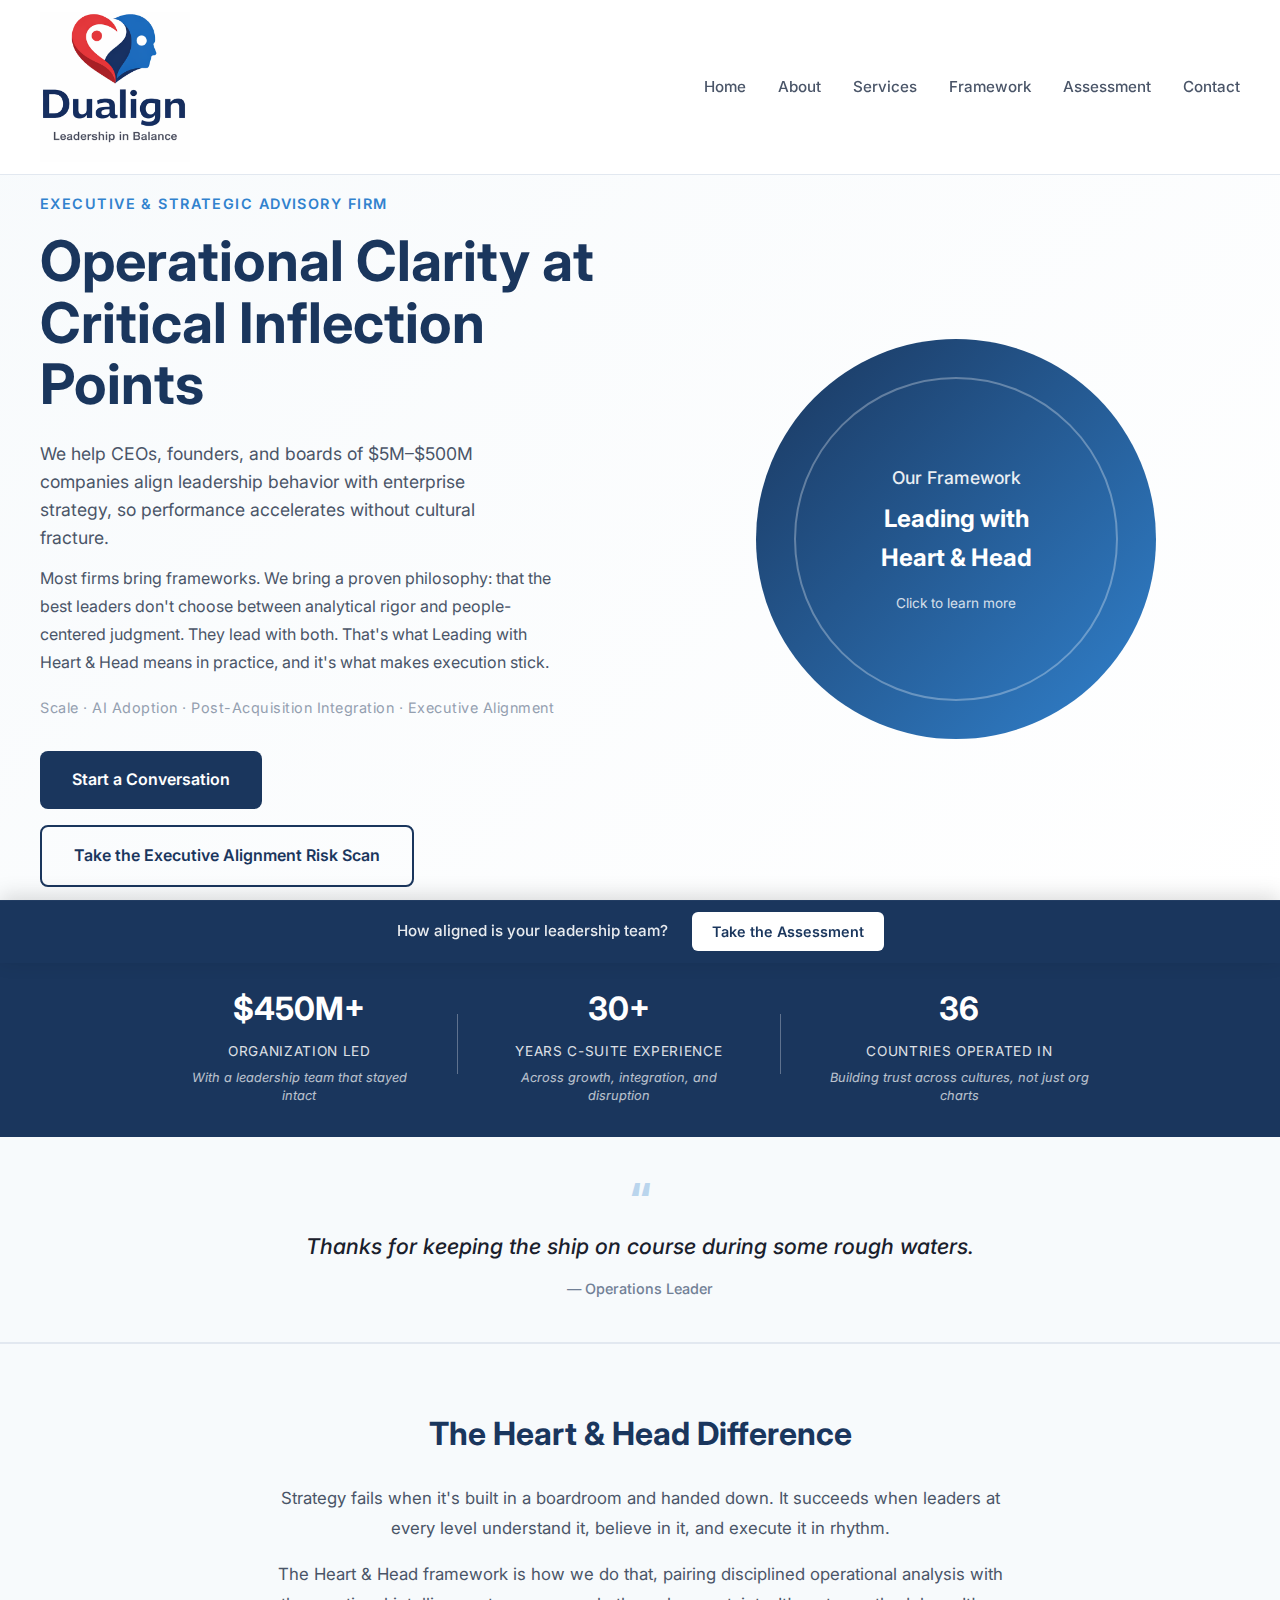
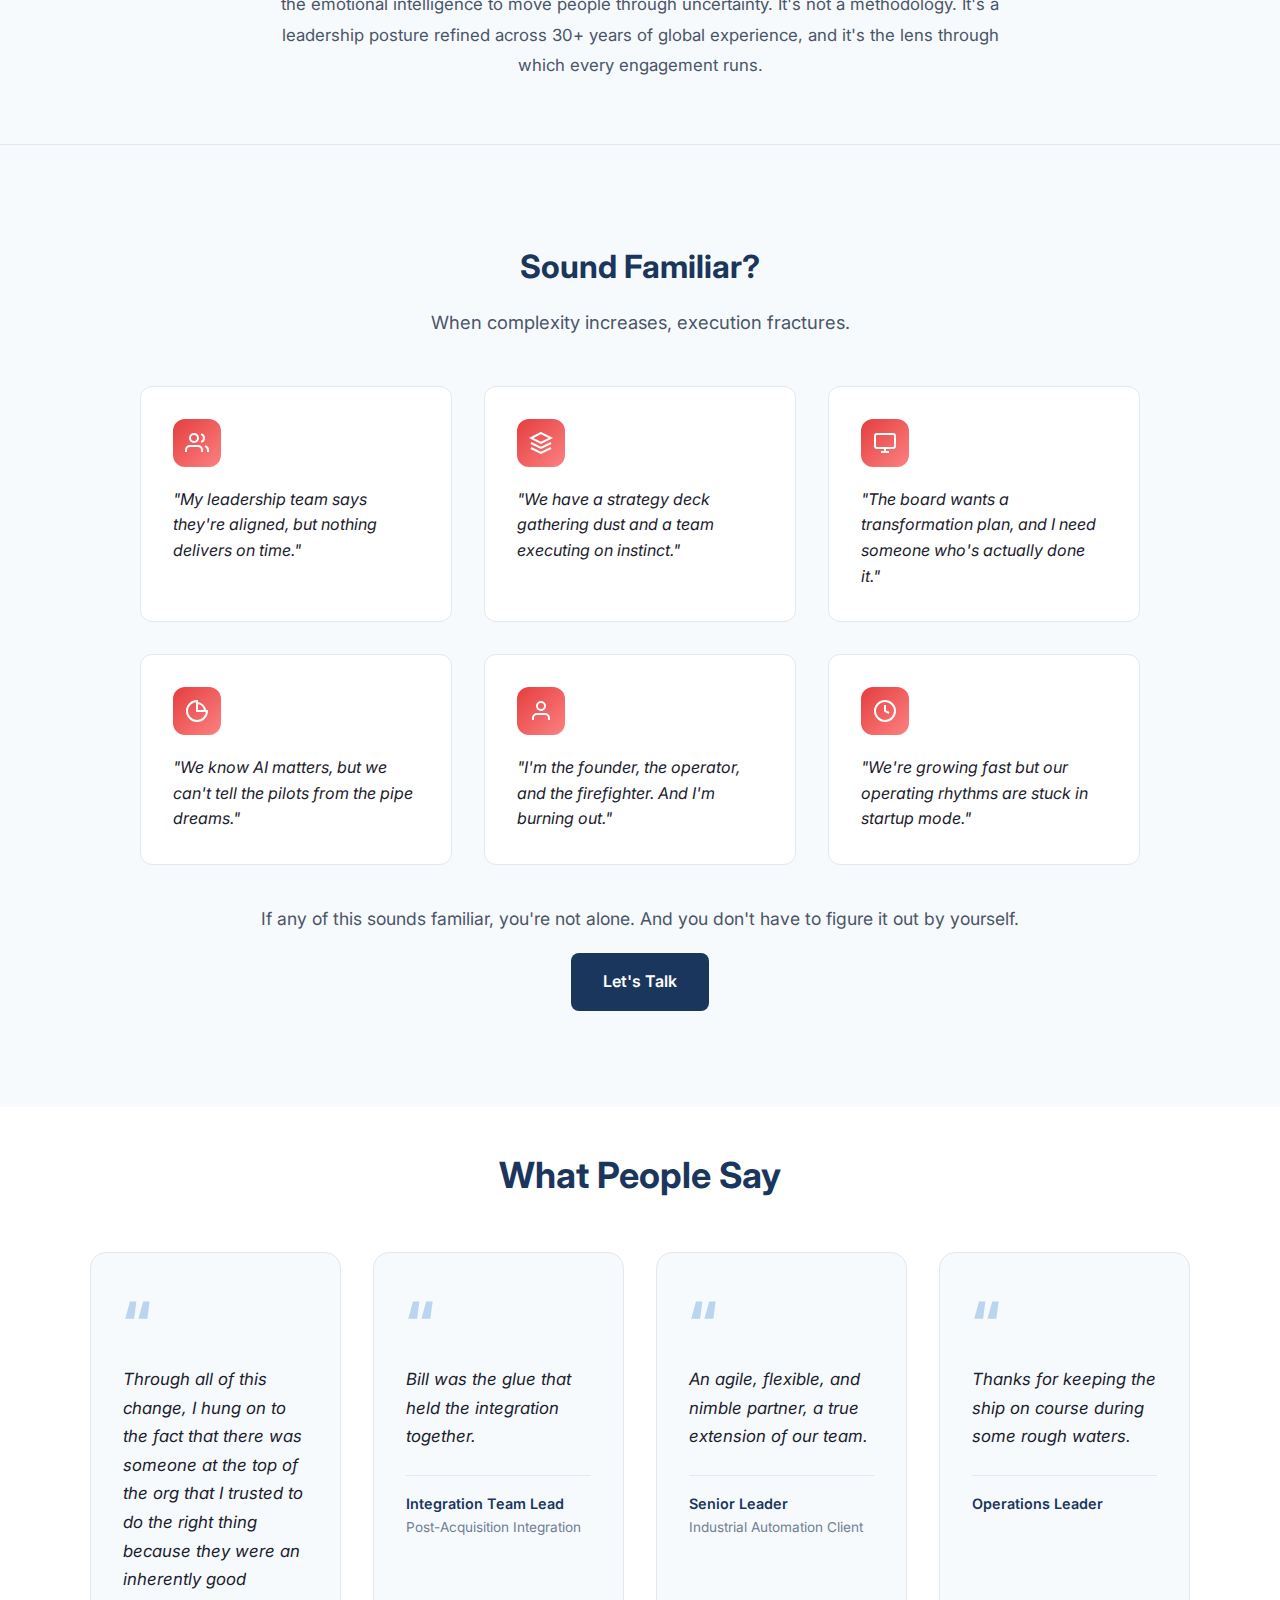
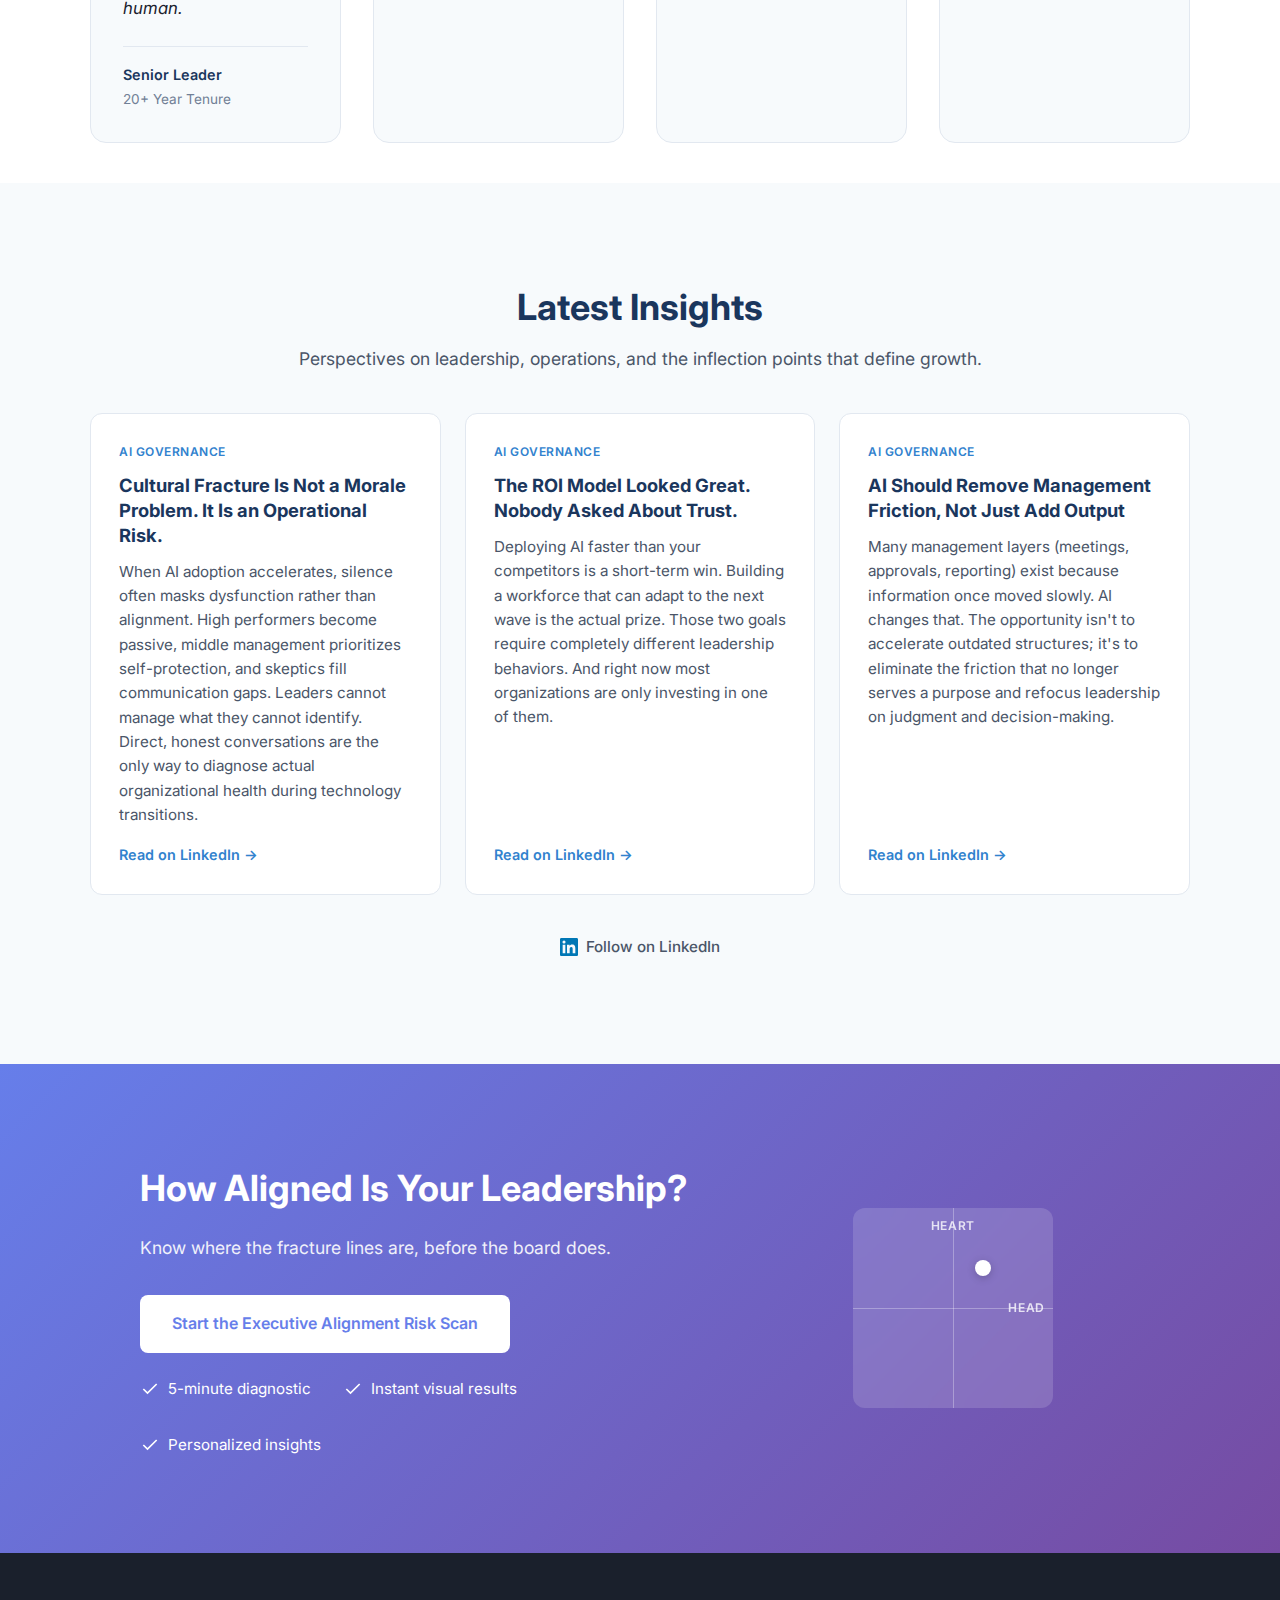
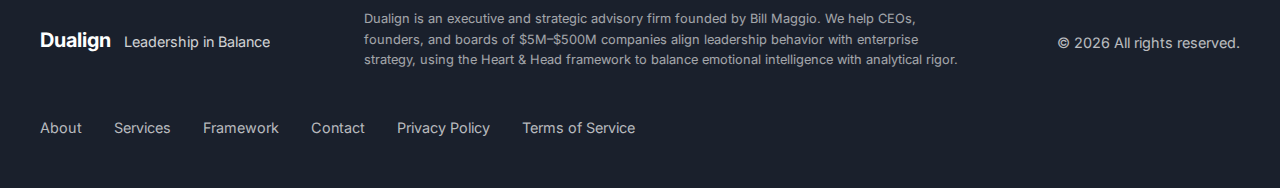
<file: index.html>
<!DOCTYPE html>
<html lang="en">
<head>
    <!-- Google Analytics -->
    <script async src="https://www.googletagmanager.com/gtag/js?id=G-LEG9BMMMPV"></script>
    <script>
        window.dataLayer = window.dataLayer || [];
        function gtag(){dataLayer.push(arguments);}
        gtag('js', new Date());
        gtag('config', 'G-LEG9BMMMPV');
    </script>
    <meta charset="UTF-8">
    <meta name="viewport" content="width=device-width, initial-scale=1.0">
    <title>Dualign | Strategy, Operations & AI Leadership</title>
    <meta name="description" content="Executive and strategic advisory firm for $5M–$500M for-profit companies navigating scale, AI adoption, post-acquisition integration, or executive misalignment. Operational clarity at critical inflection points.">
    <meta property="og:title" content="Dualign | Strategy, Operations & AI Leadership">
    <meta property="og:description" content="Executive advisory that aligns leadership behavior with enterprise strategy so performance accelerates without cultural fracture.">
    <meta property="og:image" content="https://dualign.io/logo.png">
    <meta property="og:url" content="https://dualign.io/">
    <meta property="og:type" content="website">
    <meta property="og:site_name" content="Dualign">
    <meta name="robots" content="index, follow">
    <meta name="twitter:card" content="summary">
    <meta name="twitter:title" content="Dualign | Strategy, Operations & AI Leadership">
    <meta name="twitter:description" content="Executive advisory that aligns leadership behavior with enterprise strategy so performance accelerates without cultural fracture.">
    <meta name="twitter:image" content="https://dualign.io/logo.png">
    <link rel="canonical" href="https://dualign.io/">
    <link rel="icon" type="image/x-icon" href="favicon.ico">
    <link rel="icon" type="image/png" sizes="32x32" href="favicon-32x32.png">
    <link rel="apple-touch-icon" sizes="180x180" href="apple-touch-icon.png">
    <link rel="preconnect" href="https://fonts.googleapis.com">
    <link rel="preconnect" href="https://fonts.gstatic.com" crossorigin>
    <link href="https://fonts.googleapis.com/css2?family=Inter:wght@400;500;600;700&display=swap" rel="stylesheet">
    <link rel="stylesheet" href="styles.css">
    <script type="application/ld+json">
    {
        "@context": "https://schema.org",
        "@type": "ProfessionalService",
        "@id": "https://dualign.io/#organization",
        "name": "Dualign",
        "description": "Executive and strategic advisory firm helping CEOs, founders, and boards align leadership behavior with enterprise strategy and operational execution.",
        "url": "https://dualign.io",
        "logo": "https://dualign.io/logo.png",
        "image": "https://dualign.io/logo.png",
        "telephone": "+1-475-284-5315",
        "email": "bill@dualign.io",
        "sameAs": [
            "https://www.linkedin.com/in/william-j-maggio"
        ],
        "founder": {
            "@type": "Person",
            "@id": "https://dualign.io/about.html#bill-maggio",
            "name": "Bill Maggio",
            "jobTitle": "Founder & Managing Partner",
            "url": "https://www.linkedin.com/in/william-j-maggio"
        },
        "areaServed": [
            {
                "@type": "Country",
                "name": "United States"
            },
            {
                "@type": "AdministrativeArea",
                "name": "Global"
            }
        ],
        "serviceType": ["Fractional COO", "Fractional CTO", "Executive Advisory", "AI Governance", "Board Governance", "Strategic Planning", "FOCI", "GSC", "Outside Director"],
        "hasOfferCatalog": {
            "@type": "OfferCatalog",
            "name": "Advisory Services",
            "itemListElement": [
                {
                    "@type": "Offer",
                    "itemOffered": {
                        "@type": "Service",
                        "name": "AI Governance & Operationalization",
                        "description": "Governance frameworks, IP protection, P&L impact analysis, and agentic AI readiness for boards and leadership teams."
                    }
                },
                {
                    "@type": "Offer",
                    "itemOffered": {
                        "@type": "Service",
                        "name": "Operating Rhythm & Execution Discipline",
                        "description": "Build operating rhythms, review structures, and performance systems that keep execution on track quarter over quarter."
                    }
                },
                {
                    "@type": "Offer",
                    "itemOffered": {
                        "@type": "Service",
                        "name": "Fractional COO/CTO — Embedded Operating Leadership",
                        "description": "12–24 week embedded engagement providing senior-level operational leadership and a professionalized operating system."
                    }
                },
                {
                    "@type": "Offer",
                    "itemOffered": {
                        "@type": "Service",
                        "name": "Inflection-Point Strategy & 90-Day Operating Plan",
                        "description": "Turn strategic intent into a 90-day execution plan with decision rights, clear owners, and measurable targets."
                    }
                },
                {
                    "@type": "Offer",
                    "itemOffered": {
                        "@type": "Service",
                        "name": "Board & US National Security Governance",
                        "description": "Corporate and advisory board governance including GSC Outside Director roles for FOCI-mitigated companies."
                    }
                },
                {
                    "@type": "Offer",
                    "itemOffered": {
                        "@type": "Service",
                        "name": "CEO/Founder Advisory — The Shadow COO",
                        "description": "High-cadence 1-on-1 advisory for CEOs who need unfiltered truth, faster decisions, and reduced burnout."
                    }
                }
            ]
        },
        "speakable": {
            "@type": "SpeakableSpecification",
            "cssSelector": [".hero-content .tagline", ".hero-eyebrow", ".hero-content h1"]
        }
    }
    </script>
    <script type="application/ld+json">
    {
        "@context": "https://schema.org",
        "@type": "ItemList",
        "name": "Latest Insights",
        "itemListElement": [
            {
                "@type": "ListItem",
                "position": 1,
                "item": {
                    "@type": "Article",
                    "headline": "Cultural Fracture Is Not a Morale Problem. It Is an Operational Risk.",
                    "author": {
                        "@type": "Person",
                        "@id": "https://dualign.io/about.html#bill-maggio",
                        "name": "Bill Maggio"
                    },
                    "publisher": {
                        "@type": "Organization",
                        "@id": "https://dualign.io/#organization",
                        "name": "Dualign"
                    },
                    "about": "AI Governance",
                    "url": "https://www.linkedin.com/feed/update/urn:li:activity:7448403395465490432/"
                }
            },
            {
                "@type": "ListItem",
                "position": 2,
                "item": {
                    "@type": "Article",
                    "headline": "The ROI Model Looked Great. Nobody Asked About Trust.",
                    "author": {
                        "@type": "Person",
                        "@id": "https://dualign.io/about.html#bill-maggio",
                        "name": "Bill Maggio"
                    },
                    "publisher": {
                        "@type": "Organization",
                        "@id": "https://dualign.io/#organization",
                        "name": "Dualign"
                    },
                    "about": "AI Governance",
                    "url": "https://www.linkedin.com/feed/update/urn:li:activity:7445902313493250048/"
                }
            },
            {
                "@type": "ListItem",
                "position": 3,
                "item": {
                    "@type": "Article",
                    "headline": "AI Should Remove Management Friction, Not Just Add Output",
                    "author": {
                        "@type": "Person",
                        "@id": "https://dualign.io/about.html#bill-maggio",
                        "name": "Bill Maggio"
                    },
                    "publisher": {
                        "@type": "Organization",
                        "@id": "https://dualign.io/#organization",
                        "name": "Dualign"
                    },
                    "about": "AI Governance",
                    "url": "https://www.linkedin.com/feed/update/urn:li:activity:7443333764270743552/"
                }
            }
        ]
    }
    </script>
    <script type="application/ld+json">
    {
        "@context": "https://schema.org",
        "@type": "FAQPage",
        "mainEntity": [
            {
                "@type": "Question",
                "name": "What is Dualign?",
                "acceptedAnswer": {
                    "@type": "Answer",
                    "text": "Dualign is an executive and strategic advisory firm founded by Bill Maggio. We help CEOs, founders, and boards of $5M–$500M companies align leadership behavior with enterprise strategy through the Heart & Head framework, which balances emotional intelligence with analytical rigor. Services include fractional COO/CTO, inflection-point strategy, AI governance, board governance, and CEO advisory."
                }
            },
            {
                "@type": "Question",
                "name": "What does 'Leading with Heart & Head' mean?",
                "acceptedAnswer": {
                    "@type": "Answer",
                    "text": "Heart & Head is a leadership framework that pairs emotional intelligence (Heart: trust, culture, talent retention, stakeholder alignment) with analytical rigor (Head: decision discipline, operating systems, measurable outcomes). Best-performing organizations master both dimensions simultaneously. When they're misaligned, execution fractures. Strong culture without systems leads to friction, and strong systems without culture leads to fragility."
                }
            },
            {
                "@type": "Question",
                "name": "Who is Bill Maggio?",
                "acceptedAnswer": {
                    "@type": "Answer",
                    "text": "Bill Maggio is the founder and managing partner of Dualign with 30+ years of C-suite experience. He has led $450M+ organizations across 36 countries and 3,200+ employees. Bill serves as a fractional COO/CTO, strategic advisor, and GSC Outside Director for FOCI-mitigated companies. His experience spans post-acquisition integration, AI governance, operational scaling, and board governance for growth-stage and PE-backed companies."
                }
            },
            {
                "@type": "Question",
                "name": "What is the Executive Alignment Risk Scan?",
                "acceptedAnswer": {
                    "@type": "Answer",
                    "text": "The Executive Alignment Risk Scan is a free 5-minute diagnostic that measures leadership alignment across Heart and Head dimensions. It identifies whether your organization is in the High-Performance Zone, Friction Zone, or Fracture Zone and provides personalized insights on where leadership gaps are costing you money."
                }
            }
        ]
    }
    </script>
</head>
<body>
    <nav>
        <div class="nav-container">
            <a href="index.html" class="logo"><img src="logo.png" alt="Dualign - Leadership in Balance"></a>
            <button class="mobile-menu-btn" aria-label="Toggle menu">
                <span></span>
                <span></span>
                <span></span>
            </button>
            <ul class="nav-links">
                <li><a href="index.html">Home</a></li>
                <li><a href="about.html">About</a></li>
                <li><a href="services.html">Services</a></li>
                <li><a href="framework.html">Framework</a></li>
                <li><a href="framework.html#assessment">Assessment</a></li>
                <li><a href="contact.html">Contact</a></li>
            </ul>
        </div>
    </nav>

    <section class="hero">
        <div class="hero-container">
            <div class="hero-content">
                <p class="hero-eyebrow">EXECUTIVE & STRATEGIC ADVISORY FIRM</p>
                <h1>Operational Clarity at Critical Inflection Points</h1>
                <p class="tagline">We help CEOs, founders, and boards of $5M&ndash;$500M companies align leadership behavior with enterprise strategy, so performance accelerates without cultural fracture.</p>
                <p class="hero-philosophy">Most firms bring frameworks. We bring a proven philosophy: that the best leaders don't choose between analytical rigor and people-centered judgment. They lead with both. That's what Leading with Heart &amp; Head means in practice, and it's what makes execution stick.</p>
                <p class="hero-triggers">Scale &middot; AI Adoption &middot; Post-Acquisition Integration &middot; Executive Alignment</p>
                <div class="hero-buttons">
                    <a href="contact.html" class="cta-button">Start a Conversation</a>
                    <a href="framework.html#assessment" class="cta-button secondary">Take the Executive Alignment Risk Scan</a>
                </div>
            </div>
            <div class="hero-visual">
                <a href="framework.html" class="hero-graphic">
                    <div class="hero-graphic-text">
                        <p class="framework">Our Framework</p>
                        <p class="framework-name">Leading with<br>Heart & Head</p>
                        <p class="click-hint">Click to learn more</p>
                    </div>
                </a>
            </div>
        </div>
    </section>

    <div class="credibility-bar">
        <div class="credibility-container">
            <div class="cred-item">
                <span class="cred-number">$450M+</span>
                <span class="cred-label">Organization Led</span>
                <span class="cred-context">With a leadership team that stayed intact</span>
            </div>
            <div class="cred-divider"></div>
            <div class="cred-item">
                <span class="cred-number">30+</span>
                <span class="cred-label">Years C-Suite Experience</span>
                <span class="cred-context">Across growth, integration, and disruption</span>
            </div>
            <div class="cred-divider"></div>
            <div class="cred-item">
                <span class="cred-number">36</span>
                <span class="cred-label">Countries Operated In</span>
                <span class="cred-context">Building trust across cultures, not just org charts</span>
            </div>
          </div>
    </div>

    <section class="social-proof-bar">
        <div class="social-proof-container">
            <div class="social-proof-quote">
                <span class="social-proof-mark">&ldquo;</span>
                <blockquote>Thanks for keeping the ship on course during some rough waters.</blockquote>
                <span class="social-proof-attr">&mdash; Operations Leader</span>
            </div>
        </div>
    </section>

    <section class="heart-head-difference">
        <div class="heart-head-difference-container">
            <h2>The Heart &amp; Head Difference</h2>
            <p>Strategy fails when it's built in a boardroom and handed down. It succeeds when leaders at every level understand it, believe in it, and execute it in rhythm.</p>
            <p>The Heart &amp; Head framework is how we do that, pairing disciplined operational analysis with the emotional intelligence to move people through uncertainty. It's not a methodology. It's a leadership posture refined across 30+ years of global experience, and it's the lens through which every engagement runs.</p>
        </div>
    </section>

    <section class="familiar-section">
        <div class="familiar-container">
            <h2>Sound Familiar?</h2>
            <p class="familiar-subtitle">When complexity increases, execution fractures.</p>
            <div class="familiar-grid">
                <div class="familiar-item">
                    <div class="familiar-icon">
                        <svg viewBox="0 0 24 24" fill="none" stroke="currentColor" stroke-width="2" width="24" height="24" aria-hidden="true"><path d="M17 21v-2a4 4 0 0 0-4-4H5a4 4 0 0 0-4 4v2"/><circle cx="9" cy="7" r="4"/><path d="M23 21v-2a4 4 0 0 0-3-3.87M16 3.13a4 4 0 0 1 0 7.75"/></svg>
                    </div>
                    <p>"My leadership team says they're aligned, but nothing delivers on time."</p>
                </div>
                <div class="familiar-item">
                    <div class="familiar-icon">
                        <svg viewBox="0 0 24 24" fill="none" stroke="currentColor" stroke-width="2" width="24" height="24" aria-hidden="true"><path d="M12 2L2 7l10 5 10-5-10-5zM2 17l10 5 10-5M2 12l10 5 10-5"/></svg>
                    </div>
                    <p>"We have a strategy deck gathering dust and a team executing on instinct."</p>
                </div>
                <div class="familiar-item">
                    <div class="familiar-icon">
                        <svg viewBox="0 0 24 24" fill="none" stroke="currentColor" stroke-width="2" width="24" height="24" aria-hidden="true"><rect x="2" y="3" width="20" height="14" rx="2" ry="2"/><path d="M8 21h8M12 17v4"/></svg>
                    </div>
                    <p>"The board wants a transformation plan, and I need someone who's actually done it."</p>
                </div>
                <div class="familiar-item">
                    <div class="familiar-icon">
                        <svg viewBox="0 0 24 24" fill="none" stroke="currentColor" stroke-width="2" width="24" height="24" aria-hidden="true"><path d="M12 2a10 10 0 1 0 10 10H12V2z"/><path d="M20 12a8 8 0 0 0-8-8v8h8z"/></svg>
                    </div>
                    <p>"We know AI matters, but we can't tell the pilots from the pipe dreams."</p>
                </div>
                <div class="familiar-item">
                    <div class="familiar-icon">
                        <svg viewBox="0 0 24 24" fill="none" stroke="currentColor" stroke-width="2" width="24" height="24" aria-hidden="true"><path d="M20 21v-2a4 4 0 0 0-4-4H8a4 4 0 0 0-4 4v2"/><circle cx="12" cy="7" r="4"/></svg>
                    </div>
                    <p>"I'm the founder, the operator, and the firefighter. And I'm burning out."</p>
                </div>
                <div class="familiar-item">
                    <div class="familiar-icon">
                        <svg viewBox="0 0 24 24" fill="none" stroke="currentColor" stroke-width="2" width="24" height="24" aria-hidden="true"><circle cx="12" cy="12" r="10"/><path d="M12 6v6l4 2"/></svg>
                    </div>
                    <p>"We're growing fast but our operating rhythms are stuck in startup mode."</p>
                </div>
            </div>
            <div class="familiar-cta">
                <p class="familiar-cta-text">If any of this sounds familiar, you're not alone. And you don't have to figure it out by yourself.</p>
                <a href="contact.html" class="cta-button">Let's Talk</a>
            </div>
        </div>
    </section>

    <section class="testimonials">
        <div class="testimonials-container">
            <h2>What People Say</h2>
            <div class="testimonials-grid">
                <div class="testimonial-card">
                    <div class="quote-mark">&ldquo;</div>
                    <blockquote>Through all of this change, I hung on to the fact that there was someone at the top of the org that I trusted to do the right thing because they were an inherently good human.</blockquote>
                    <div class="testimonial-attribution">
                        <span class="attribution-name">Senior Leader</span>
                        <span class="attribution-detail">20+ Year Tenure</span>
                    </div>
                </div>
                <div class="testimonial-card">
                    <div class="quote-mark">&ldquo;</div>
                    <blockquote>Bill was the glue that held the integration together.</blockquote>
                    <div class="testimonial-attribution">
                        <span class="attribution-name">Integration Team Lead</span>
                        <span class="attribution-detail">Post-Acquisition Integration</span>
                    </div>
                </div>
                <div class="testimonial-card">
                    <div class="quote-mark">&ldquo;</div>
                    <blockquote>An agile, flexible, and nimble partner, a true extension of our team.</blockquote>
                    <div class="testimonial-attribution">
                        <span class="attribution-name">Senior Leader</span>
                        <span class="attribution-detail">Industrial Automation Client</span>

                    </div>
                </div>
                <div class="testimonial-card">
                    <div class="quote-mark">&ldquo;</div>
                    <blockquote>Thanks for keeping the ship on course during some rough waters.</blockquote>
                    <div class="testimonial-attribution">
                        <span class="attribution-name">Operations Leader</span>
                    </div>
                </div>
            </div>
        </div>
    </section>

    <section class="linkedin-insights">
        <div class="linkedin-insights-container">
            <h2>Latest Insights</h2>
            <p class="linkedin-subtitle">Perspectives on leadership, operations, and the inflection points that define growth.</p>
            <div class="linkedin-grid">
                <a href="https://www.linkedin.com/feed/update/urn:li:activity:7448403395465490432/" target="_blank" rel="noopener noreferrer" class="linkedin-card">
                    <span class="linkedin-topic">AI Governance</span>
                    <h3>Cultural Fracture Is Not a Morale Problem. It Is an Operational Risk.</h3>
                    <p>When AI adoption accelerates, silence often masks dysfunction rather than alignment. High performers become passive, middle management prioritizes self-protection, and skeptics fill communication gaps. Leaders cannot manage what they cannot identify. Direct, honest conversations are the only way to diagnose actual organizational health during technology transitions.</p>
                    <span class="linkedin-read-more">Read on LinkedIn &rarr;</span>
                </a>
                <a href="https://www.linkedin.com/feed/update/urn:li:activity:7445902313493250048/" target="_blank" rel="noopener noreferrer" class="linkedin-card">
                    <span class="linkedin-topic">AI Governance</span>
                    <h3>The ROI Model Looked Great. Nobody Asked About Trust.</h3>
                    <p>Deploying AI faster than your competitors is a short-term win. Building a workforce that can adapt to the next wave is the actual prize. Those two goals require completely different leadership behaviors. And right now most organizations are only investing in one of them.</p>
                    <span class="linkedin-read-more">Read on LinkedIn &rarr;</span>
                </a>
                <a href="https://www.linkedin.com/feed/update/urn:li:activity:7443333764270743552/" target="_blank" rel="noopener noreferrer" class="linkedin-card">
                    <span class="linkedin-topic">AI Governance</span>
                    <h3>AI Should Remove Management Friction, Not Just Add Output</h3>
                    <p>Many management layers (meetings, approvals, reporting) exist because information once moved slowly. AI changes that. The opportunity isn't to accelerate outdated structures; it's to eliminate the friction that no longer serves a purpose and refocus leadership on judgment and decision-making.</p>
                    <span class="linkedin-read-more">Read on LinkedIn &rarr;</span>
                </a>
            </div>
            <div class="linkedin-follow">
                <a href="https://www.linkedin.com/in/william-j-maggio" target="_blank" rel="noopener noreferrer" class="linkedin-follow-link">
                    <svg viewBox="0 0 24 24" fill="currentColor" width="18" height="18" aria-hidden="true"><path d="M20.447 20.452h-3.554v-5.569c0-1.328-.027-3.037-1.852-3.037-1.853 0-2.136 1.445-2.136 2.939v5.667H9.351V9h3.414v1.561h.046c.477-.9 1.637-1.85 3.37-1.85 3.601 0 4.267 2.37 4.267 5.455v6.286zM5.337 7.433a2.062 2.062 0 0 1-2.063-2.065 2.064 2.064 0 1 1 2.063 2.065zm1.782 13.019H3.555V9h3.564v11.452zM22.225 0H1.771C.792 0 0 .774 0 1.729v20.542C0 23.227.792 24 1.771 24h20.451C23.2 24 24 23.227 24 22.271V1.729C24 .774 23.2 0 22.222 0h.003z"/></svg>
                    Follow on LinkedIn
                </a>
            </div>
        </div>
    </section>

    <section class="final-cta">
        <div class="final-cta-container">
            <div class="final-cta-content">
                <h2>How Aligned Is Your Leadership?</h2>
                <p>Know where the fracture lines are, before the board does.</p>
                <div class="hero-buttons">
                    <a href="framework.html#assessment" class="cta-button">Start the Executive Alignment Risk Scan</a>
                </div>
                <div class="assessment-benefits">
                    <div class="benefit">
                        <svg viewBox="0 0 24 24" fill="none" stroke="currentColor" stroke-width="2" aria-hidden="true"><polyline points="20 6 9 17 4 12"></polyline></svg>
                        <span>5-minute diagnostic</span>
                    </div>
                    <div class="benefit">
                        <svg viewBox="0 0 24 24" fill="none" stroke="currentColor" stroke-width="2" aria-hidden="true"><polyline points="20 6 9 17 4 12"></polyline></svg>
                        <span>Instant visual results</span>
                    </div>
                    <div class="benefit">
                        <svg viewBox="0 0 24 24" fill="none" stroke="currentColor" stroke-width="2" aria-hidden="true"><polyline points="20 6 9 17 4 12"></polyline></svg>
                        <span>Personalized insights</span>
                    </div>
                </div>
            </div>
            <div class="assessment-preview-graphic">
                <div class="preview-quadrant">
                    <span class="pq-label top">Heart</span>
                    <span class="pq-label right">Head</span>
                    <div class="pq-dot"></div>
                </div>
            </div>
        </div>
    </section>

    <footer>
        <div class="footer-container">
            <p class="footer-brand">Dualign <span class="tagline">Leadership in Balance</span></p>
            <p class="footer-about">Dualign is an executive and strategic advisory firm founded by Bill Maggio. We help CEOs, founders, and boards of $5M&ndash;$500M companies align leadership behavior with enterprise strategy, using the Heart &amp; Head framework to balance emotional intelligence with analytical rigor.</p>
            <p>&copy; 2026 All rights reserved.</p>
            <ul class="footer-links">
                <li><a href="about.html">About</a></li>
                <li><a href="services.html">Services</a></li>
                <li><a href="framework.html">Framework</a></li>
                <li><a href="contact.html">Contact</a></li>
                <li><a href="privacy.html">Privacy Policy</a></li>
                <li><a href="terms.html">Terms of Service</a></li>
            </ul>
        </div>
    </footer>
    <div class="sticky-cta" id="stickyCta">
        <div class="sticky-cta-container">
            <span class="sticky-cta-text">How aligned is your leadership team?</span>
            <a href="framework.html#assessment" class="sticky-cta-button">Take the Assessment</a>
        </div>
    </div>

    <script>
        document.querySelector('.mobile-menu-btn').addEventListener('click', function() {
            this.classList.toggle('active');
            document.querySelector('.nav-links').classList.toggle('active');
        });

        // Sticky CTA: show after scrolling past hero, hide near footer
        (function() {
            var stickyCta = document.getElementById('stickyCta');
            var hero = document.querySelector('.hero');
            var footer = document.querySelector('footer');
            window.addEventListener('scroll', function() {
                var scrollY = window.scrollY || window.pageYOffset;
                var heroBottom = hero.offsetTop + hero.offsetHeight;
                var footerTop = footer.offsetTop - window.innerHeight;
                if (scrollY > heroBottom && scrollY < footerTop) {
                    stickyCta.classList.add('visible');
                } else {
                    stickyCta.classList.remove('visible');
                }
            });
        })();
    </script>
</body>
</html>
</file>
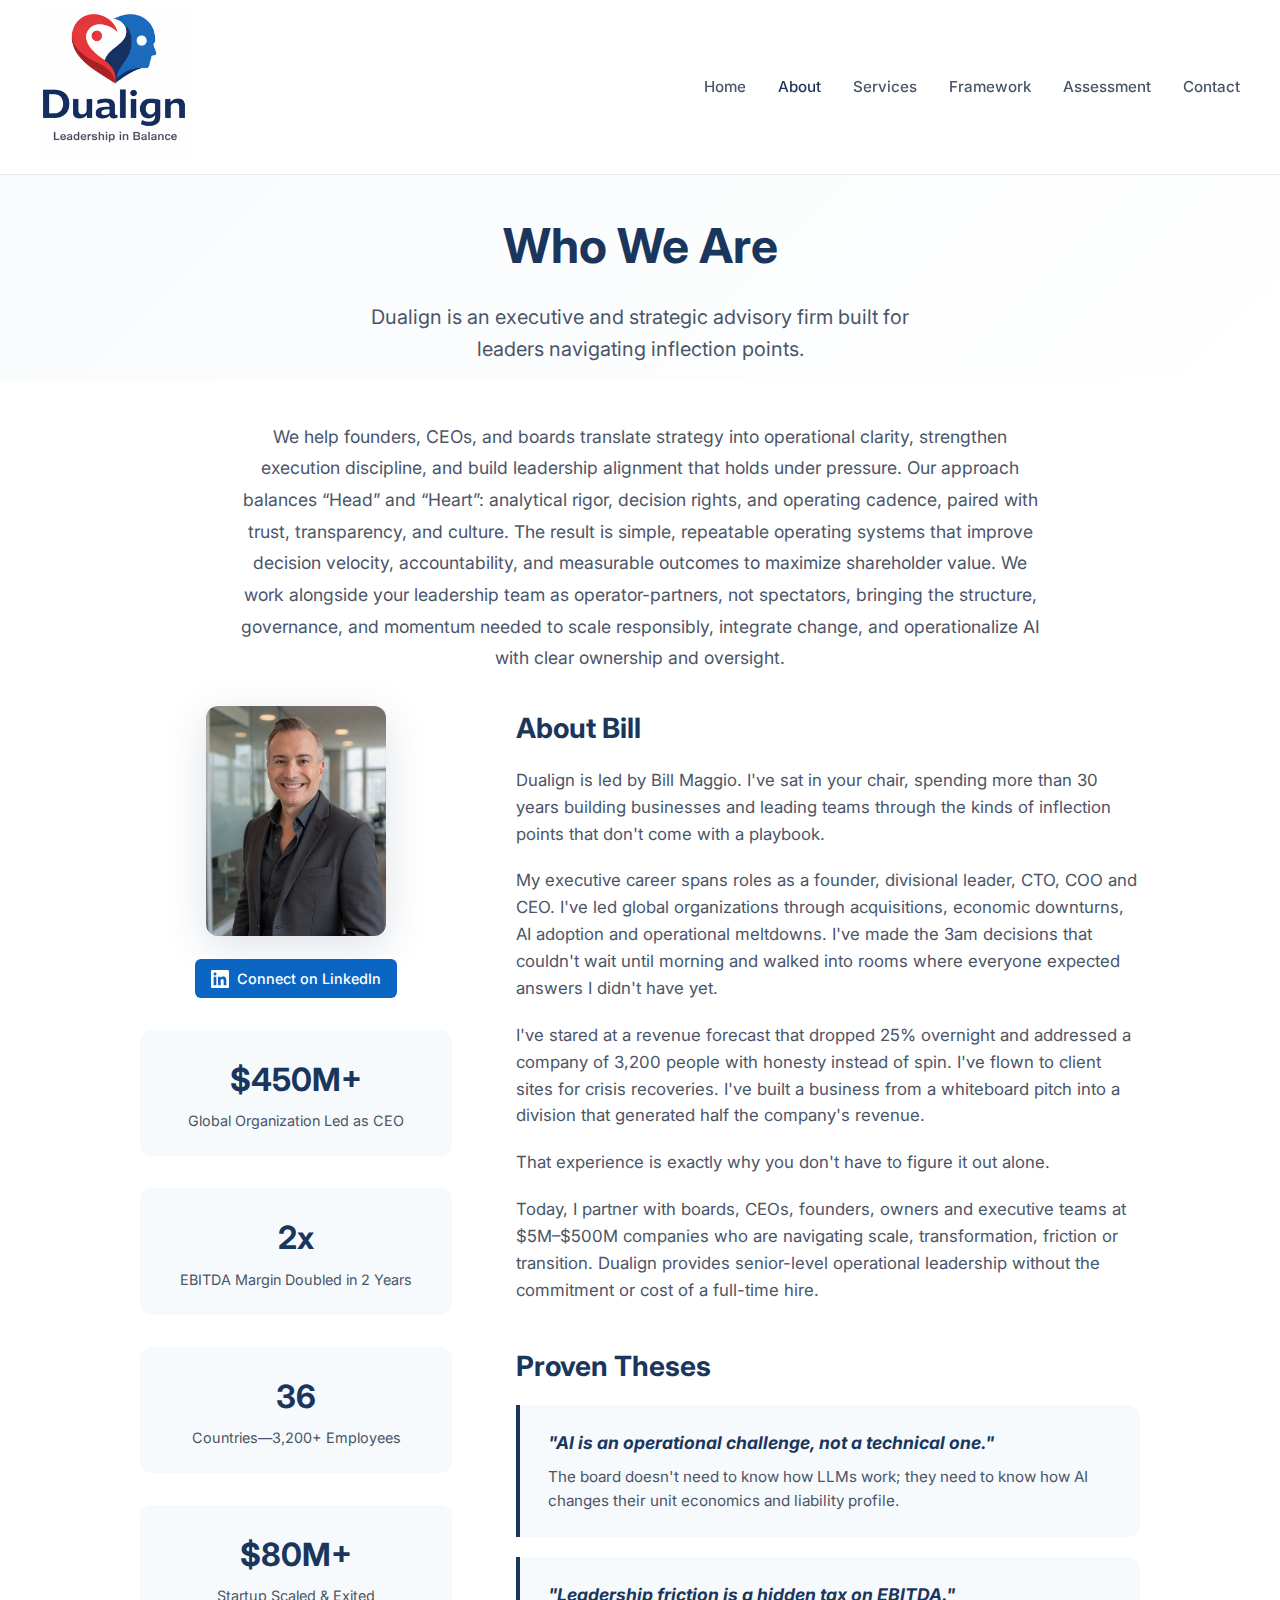
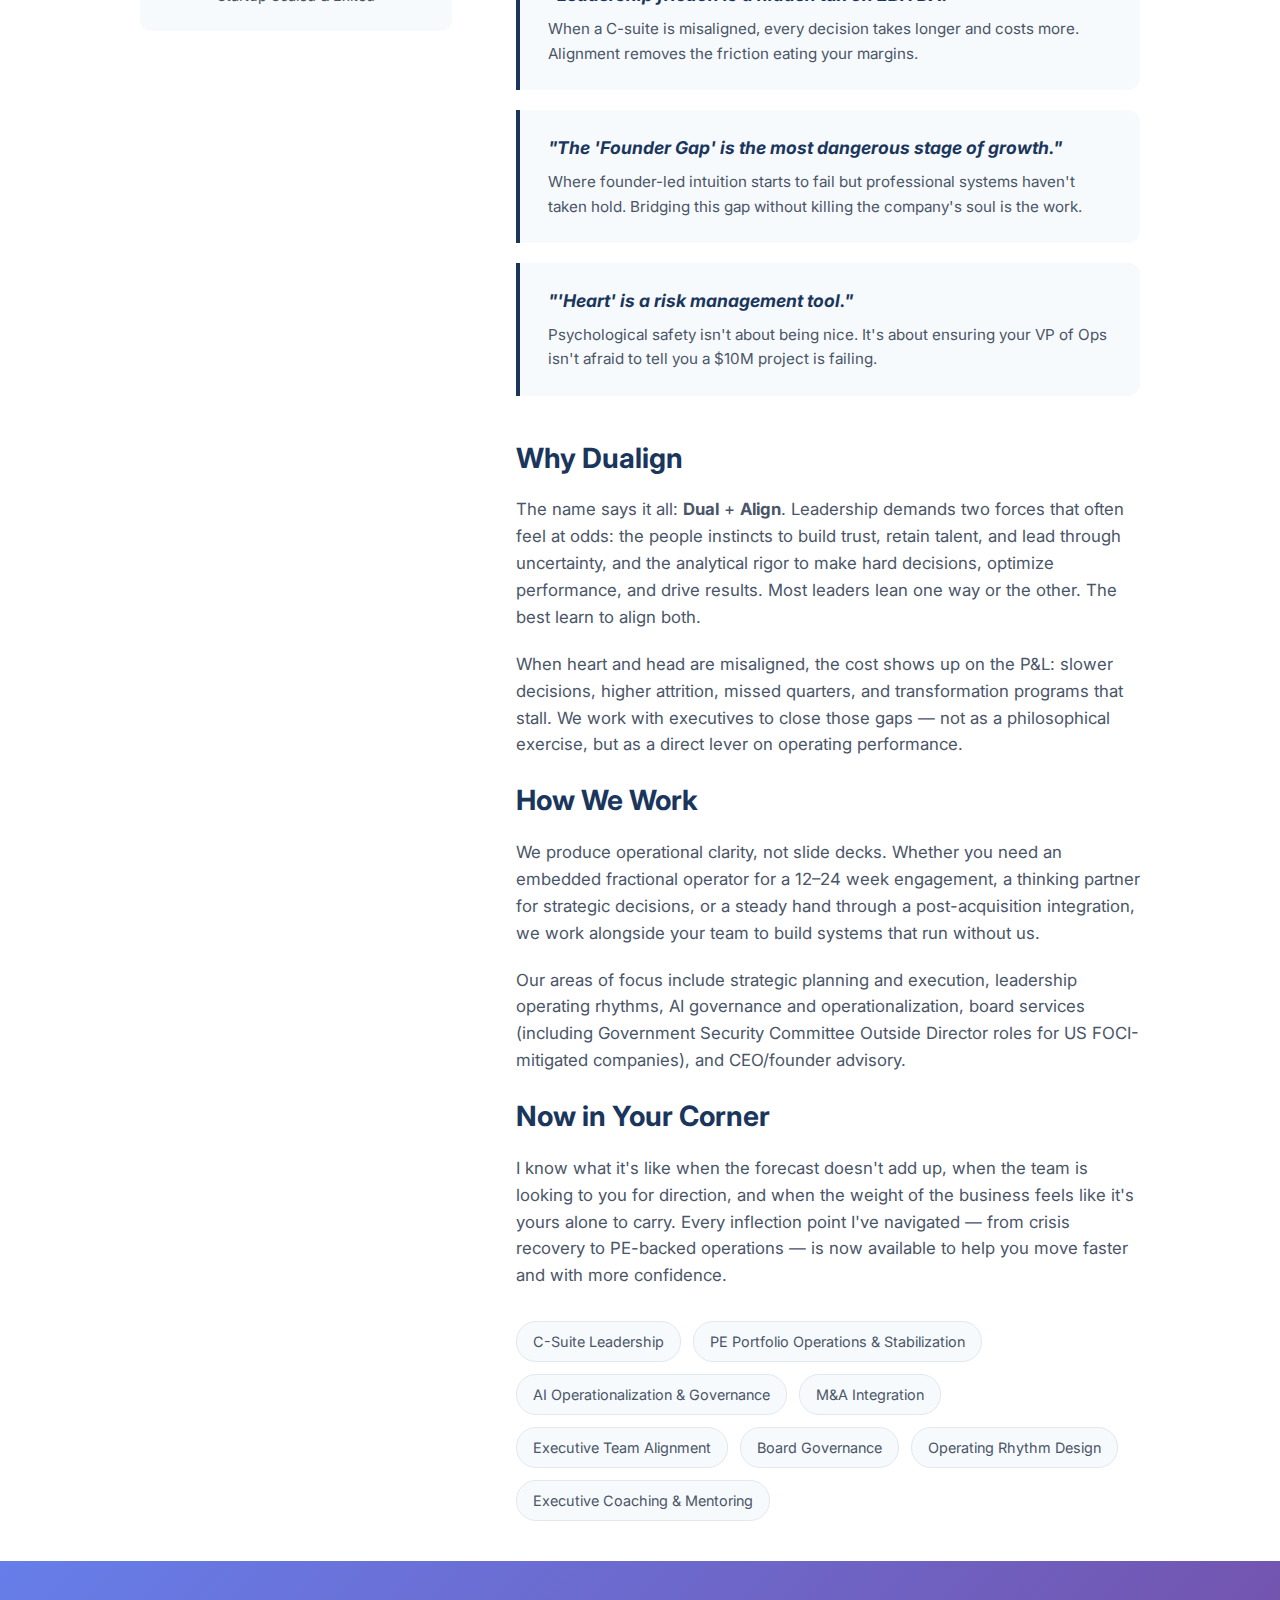
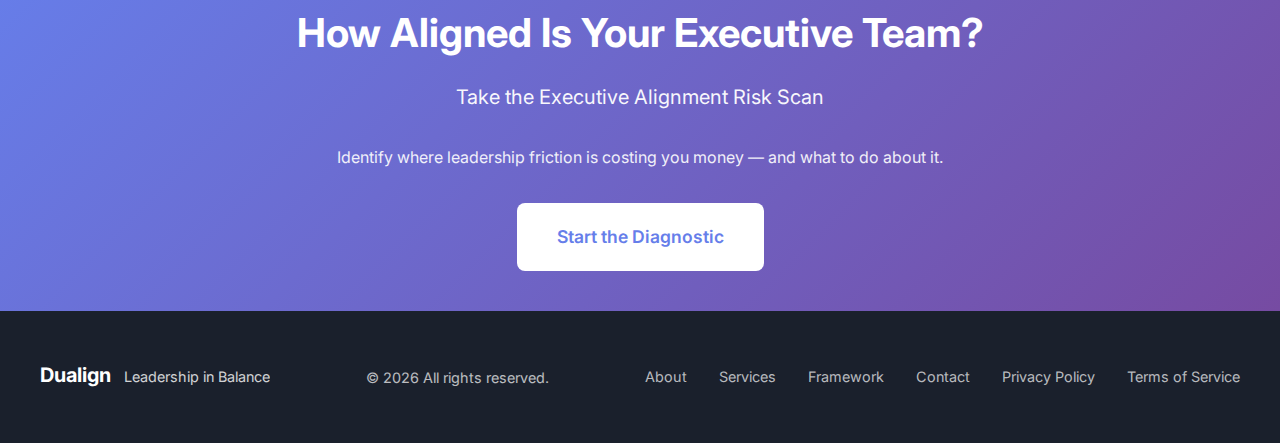
<file: about.html>
<!DOCTYPE html>
<html lang="en">
<head>
    <meta charset="UTF-8">
    <meta name="viewport" content="width=device-width, initial-scale=1.0">
    <title>About | Dualign</title>
    <meta name="description" content="Bill Maggio brings 30+ years of C-suite experience leading $450M+ organizations across 36 countries. Fractional COO/CTO, executive and strategic advisor, and GSC Outside Director for FOCI-mitigated and PE-backed companies.">
    <meta property="og:title" content="About | Dualign">
    <meta property="og:description" content="30+ years of C-suite experience. Fractional COO/CTO, executive and strategic advisor for growth-stage and PE-backed companies.">
    <meta property="og:image" content="https://dualign.io/logo.png">
    <meta property="og:url" content="https://dualign.io/about.html">
    <meta property="og:type" content="website">
    <meta property="og:site_name" content="Dualign">
    <meta name="robots" content="index, follow">
    <meta name="twitter:card" content="summary">
    <meta name="twitter:title" content="About | Dualign">
    <meta name="twitter:description" content="30+ years of C-suite experience. Fractional COO/CTO, executive and strategic advisor for growth-stage and PE-backed companies.">
    <meta name="twitter:image" content="https://dualign.io/logo.png">
    <link rel="canonical" href="https://dualign.io/about.html">
    <link rel="icon" type="image/x-icon" href="favicon.ico">
    <link rel="icon" type="image/png" sizes="32x32" href="favicon-32x32.png">
    <link rel="apple-touch-icon" sizes="180x180" href="apple-touch-icon.png">
    <link rel="preconnect" href="https://fonts.googleapis.com">
    <link rel="preconnect" href="https://fonts.gstatic.com" crossorigin>
    <link href="https://fonts.googleapis.com/css2?family=Inter:wght@400;500;600;700&display=swap" rel="stylesheet">
    <link rel="stylesheet" href="styles.css">
    <script type="application/ld+json">
    {
        "@context": "https://schema.org",
        "@type": "Person",
        "@id": "https://dualign.io/about.html#bill-maggio",
        "name": "Bill Maggio",
        "jobTitle": "Founder & Managing Partner",
        "description": "Fractional COO/CTO and executive & strategic advisor with 30+ years of C-suite experience. Former global CEO of a $450M+ organization spanning 36 countries and 3,200+ employees. Specializes in leadership alignment, AI governance, post-acquisition integration, and operational scaling for $5M–$500M companies.",
        "url": "https://dualign.io/about.html",
        "image": "https://dualign.io/headshot.jpg",
        "sameAs": [
            "https://www.linkedin.com/in/william-j-maggio"
        ],
        "worksFor": {
            "@type": "Organization",
            "@id": "https://dualign.io/#organization",
            "name": "Dualign",
            "url": "https://dualign.io",
            "description": "Executive and strategic advisory firm helping CEOs, founders, and boards align leadership behavior with enterprise strategy and operational execution."
        },
        "knowsAbout": [
            "Fractional COO",
            "Fractional CTO",
            "AI Governance",
            "Post-Acquisition Integration",
            "Executive Leadership Alignment",
            "PE Portfolio Operations",
            "Board Governance",
            "FOCI Mitigation",
            "Government Security Committee",
            "Operating Rhythm Design",
            "Strategic Planning",
            "Founder Gap"
        ]
    }
    </script>
    <script type="application/ld+json">
    {
        "@context": "https://schema.org",
        "@type": "BreadcrumbList",
        "itemListElement": [
            { "@type": "ListItem", "position": 1, "name": "Home", "item": "https://dualign.io/" },
            { "@type": "ListItem", "position": 2, "name": "About", "item": "https://dualign.io/about.html" }
        ]
    }
    </script>
</head>
<body>
    <nav>
        <div class="nav-container">
            <a href="index.html" class="logo"><img src="logo.png" alt="Dualign - Leadership in Balance"></a>
            <button class="mobile-menu-btn" aria-label="Toggle menu">
                <span></span>
                <span></span>
                <span></span>
            </button>
            <ul class="nav-links">
                <li><a href="index.html">Home</a></li>
                <li><a href="about.html" class="active">About</a></li>
                <li><a href="services.html">Services</a></li>
                <li><a href="framework.html">Framework</a></li>
                <li><a href="framework.html#assessment">Assessment</a></li>
                <li><a href="contact.html">Contact</a></li>
            </ul>
        </div>
    </nav>

    <div class="page-header">
        <h1>Who We Are</h1>
        <p>Dualign is an executive and strategic advisory firm built for leaders navigating inflection points.</p>
    </div>

    <section class="about">
        <div class="about-container">
            <div class="about-intro">
                <p>We help founders, CEOs, and boards translate strategy into operational clarity, strengthen execution discipline, and build leadership alignment that holds under pressure. Our approach balances &ldquo;Head&rdquo; and &ldquo;Heart&rdquo;: analytical rigor, decision rights, and operating cadence, paired with trust, transparency, and culture. The result is simple, repeatable operating systems that improve decision velocity, accountability, and measurable outcomes to maximize shareholder value. We work alongside your leadership team as operator-partners, not spectators, bringing the structure, governance, and momentum needed to scale responsibly, integrate change, and operationalize AI with clear ownership and oversight.</p>
            </div>
            <div class="about-content">
                <div class="about-sidebar">
                    <div class="headshot-container">
                        <img src="headshot.jpg" alt="Bill Maggio" class="headshot">
                        <a href="https://www.linkedin.com/in/william-j-maggio" target="_blank" rel="noopener noreferrer" class="linkedin-link">
                            <svg xmlns="http://www.w3.org/2000/svg" viewBox="0 0 24 24" fill="currentColor">
                                <path d="M20.447 20.452h-3.554v-5.569c0-1.328-.027-3.037-1.852-3.037-1.853 0-2.136 1.445-2.136 2.939v5.667H9.351V9h3.414v1.561h.046c.477-.9 1.637-1.85 3.37-1.85 3.601 0 4.267 2.37 4.267 5.455v6.286zM5.337 7.433c-1.144 0-2.063-.926-2.063-2.065 0-1.138.92-2.063 2.063-2.063 1.14 0 2.064.925 2.064 2.063 0 1.139-.925 2.065-2.064 2.065zm1.782 13.019H3.555V9h3.564v11.452zM22.225 0H1.771C.792 0 0 .774 0 1.729v20.542C0 23.227.792 24 1.771 24h20.451C23.2 24 24 23.227 24 22.271V1.729C24 .774 23.2 0 22.222 0h.003z"/>
                            </svg>
                            <span>Connect on LinkedIn</span>
                        </a>
                    </div>
                    <div class="about-stats">
                        <div class="stat">
                            <div class="stat-number">$450M+</div>
                            <div class="stat-label">Global Organization Led as CEO</div>
                        </div>
                        <div class="stat">
                            <div class="stat-number">2x</div>
                            <div class="stat-label">EBITDA Margin Doubled in 2 Years</div>
                        </div>
                        <div class="stat">
                            <div class="stat-number">36</div>
                            <div class="stat-label">Countries&mdash;3,200+ Employees</div>
                        </div>
                        <div class="stat">
                            <div class="stat-number">$80M+</div>
                            <div class="stat-label">Startup Scaled & Exited</div>
                        </div>
                    </div>
                </div>
                <div class="about-text">
                    <h3>About Bill</h3>
                    <p>Dualign is led by Bill Maggio. I've sat in your chair, spending more than 30 years building businesses and leading teams through the kinds of inflection points that don't come with a playbook.</p>
                    <p>My executive career spans roles as a founder, divisional leader, CTO, COO and CEO. I've led global organizations through acquisitions, economic downturns, AI adoption and operational meltdowns. I've made the 3am decisions that couldn't wait until morning and walked into rooms where everyone expected answers I didn't have yet.</p>
                    <p>I've stared at a revenue forecast that dropped 25% overnight and addressed a company of 3,200 people with honesty instead of spin. I've flown to client sites for crisis recoveries. I've built a business from a whiteboard pitch into a division that generated half the company's revenue.</p>
                    <p>That experience is exactly why you don't have to figure it out alone.</p>
                    <p>Today, I partner with boards, CEOs, founders, owners and executive teams at $5M&ndash;$500M companies who are navigating scale, transformation, friction or transition. Dualign provides senior-level operational leadership without the commitment or cost of a full-time hire.</p>

                    <div class="proven-theses">
                        <h3>Proven Theses</h3>
                        <div class="thesis-card">
                            <h4>"AI is an operational challenge, not a technical one."</h4>
                            <p>The board doesn't need to know how LLMs work; they need to know how AI changes their unit economics and liability profile.</p>
                        </div>
                        <div class="thesis-card">
                            <h4>"Leadership friction is a hidden tax on EBITDA."</h4>
                            <p>When a C-suite is misaligned, every decision takes longer and costs more. Alignment removes the friction eating your margins.</p>
                        </div>
                        <div class="thesis-card">
                            <h4>"The 'Founder Gap' is the most dangerous stage of growth."</h4>
                            <p>Where founder-led intuition starts to fail but professional systems haven't taken hold. Bridging this gap without killing the company's soul is the work.</p>
                        </div>
                        <div class="thesis-card">
                            <h4>"'Heart' is a risk management tool."</h4>
                            <p>Psychological safety isn't about being nice. It's about ensuring your VP of Ops isn't afraid to tell you a $10M project is failing.</p>
                        </div>
                    </div>

                    <h3>Why Dualign</h3>
                    <p>The name says it all: <strong>Dual</strong> + <strong>Align</strong>. Leadership demands two forces that often feel at odds: the people instincts to build trust, retain talent, and lead through uncertainty, and the analytical rigor to make hard decisions, optimize performance, and drive results. Most leaders lean one way or the other. The best learn to align both.</p>
                    <p>When heart and head are misaligned, the cost shows up on the P&L: slower decisions, higher attrition, missed quarters, and transformation programs that stall. We work with executives to close those gaps &mdash; not as a philosophical exercise, but as a direct lever on operating performance.</p>

                    <h3>How We Work</h3>
                    <p>We produce operational clarity, not slide decks. Whether you need an embedded fractional operator for a 12&ndash;24 week engagement, a thinking partner for strategic decisions, or a steady hand through a post-acquisition integration, we work alongside your team to build systems that run without us.</p>
                    <p>Our areas of focus include strategic planning and execution, leadership operating rhythms, AI governance and operationalization, board services (including Government Security Committee Outside Director roles for US FOCI-mitigated companies), and CEO/founder advisory.</p>

                    <h3>Now in Your Corner</h3>
                    <p>I know what it's like when the forecast doesn't add up, when the team is looking to you for direction, and when the weight of the business feels like it's yours alone to carry. Every inflection point I've navigated &mdash; from crisis recovery to PE-backed operations &mdash; is now available to help you move faster and with more confidence.</p>

                    <div class="credentials">
                        <span class="credential">C-Suite Leadership</span>
                        <span class="credential">PE Portfolio Operations & Stabilization</span>
                        <span class="credential">AI Operationalization & Governance</span>
                        <span class="credential">M&A Integration</span>
                        <span class="credential">Executive Team Alignment</span>
                        <span class="credential">Board Governance</span>
                        <span class="credential">Operating Rhythm Design</span>
                        <span class="credential">Executive Coaching & Mentoring</span>
                    </div>
                </div>
            </div>
        </div>
    </section>

    <section class="assessment-cta">
        <div class="assessment-cta-container">
            <h2>How Aligned Is Your Executive Team?</h2>
            <p class="lead">Take the Executive Alignment Risk Scan</p>
            <p>Identify where leadership friction is costing you money &mdash; and what to do about it.</p>
            <a href="framework.html#assessment" class="cta-button">Start the Diagnostic</a>
        </div>
    </section>

    <footer>
        <div class="footer-container">
            <p class="footer-brand">Dualign <span class="tagline">Leadership in Balance</span></p>
            <p>&copy; 2026 All rights reserved.</p>
            <ul class="footer-links">
                <li><a href="about.html">About</a></li>
                <li><a href="services.html">Services</a></li>
                <li><a href="framework.html">Framework</a></li>
                <li><a href="contact.html">Contact</a></li>
                <li><a href="privacy.html">Privacy Policy</a></li>
                <li><a href="terms.html">Terms of Service</a></li>
            </ul>
        </div>
    </footer>
    <script>
        document.querySelector('.mobile-menu-btn').addEventListener('click', function() {
            this.classList.toggle('active');
            document.querySelector('.nav-links').classList.toggle('active');
        });
    </script>
</body>
</html>
</file>
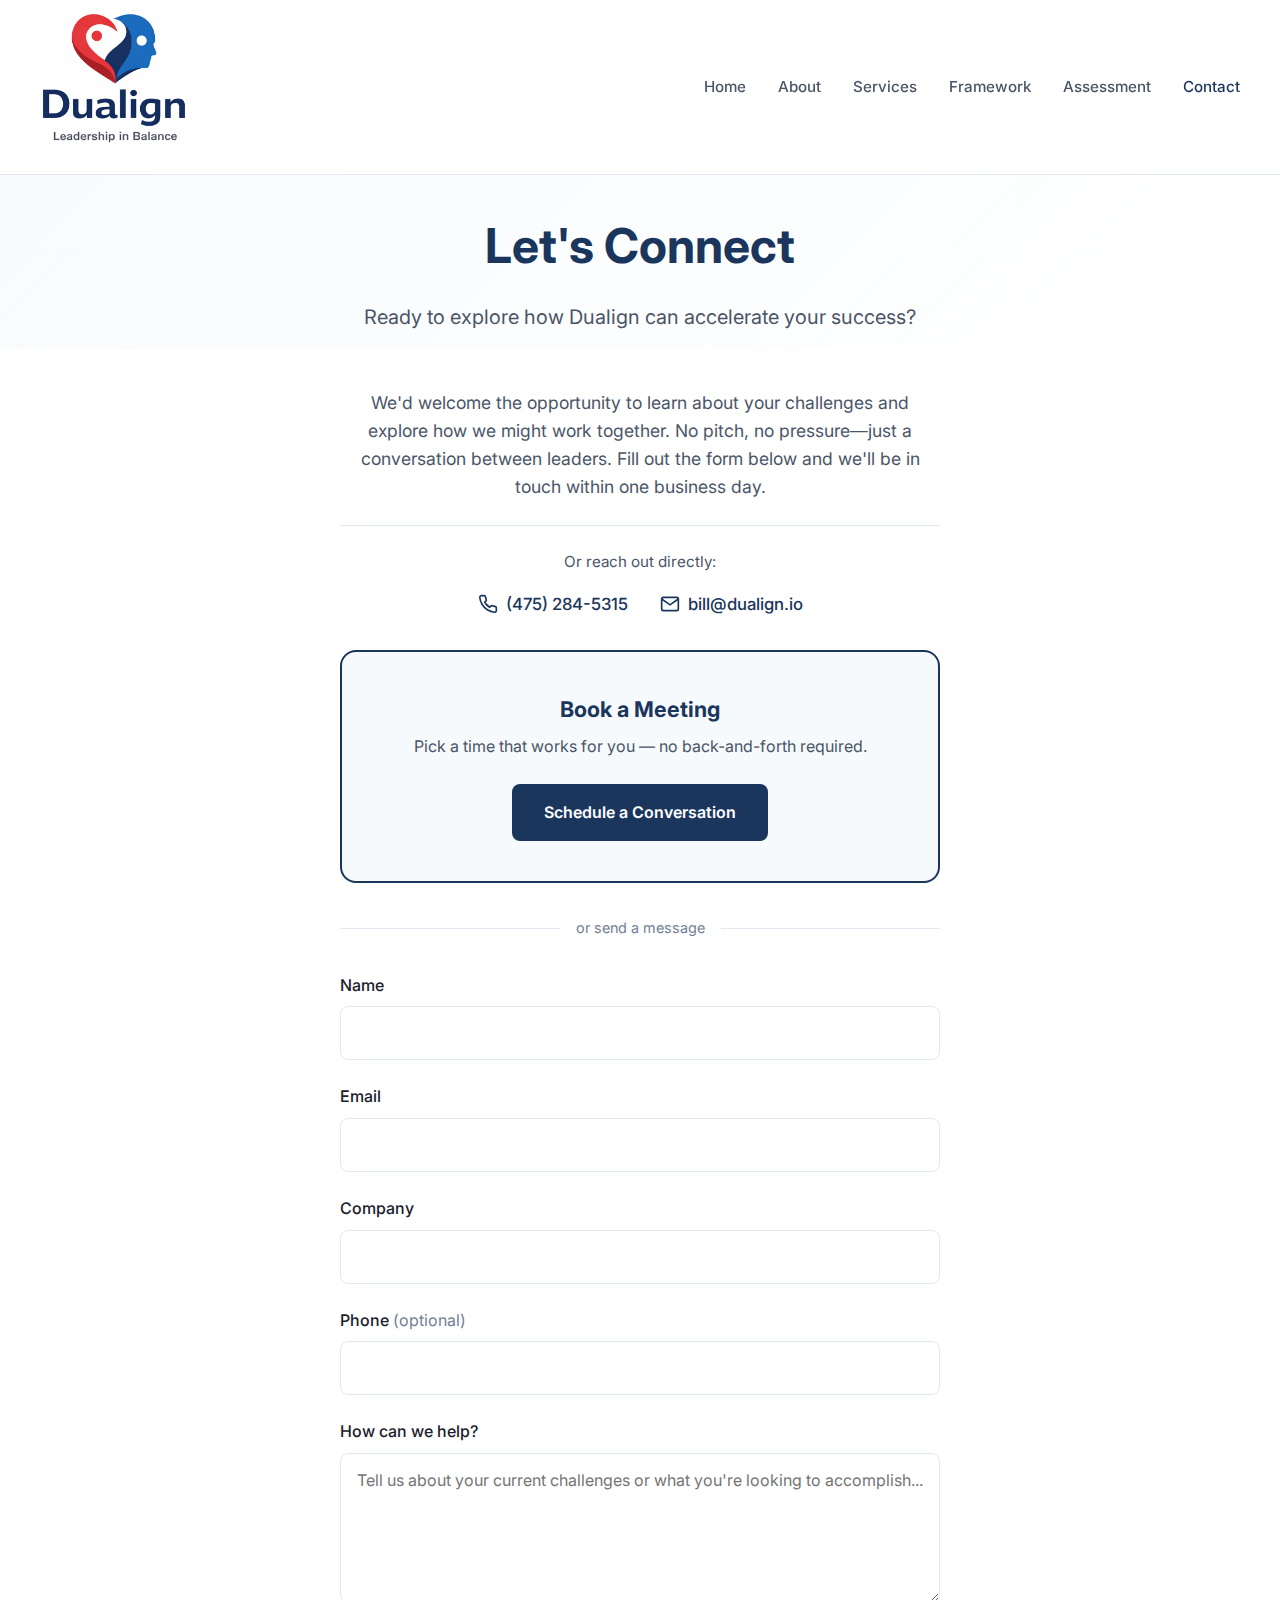
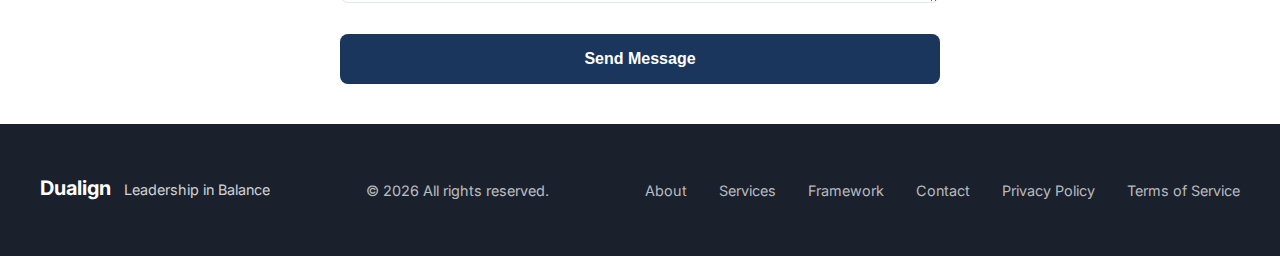
<file: contact.html>
<!DOCTYPE html>
<html lang="en">
<head>
    <meta charset="UTF-8">
    <meta name="viewport" content="width=device-width, initial-scale=1.0">
    <title>Contact | Dualign</title>
    <link rel="preconnect" href="https://fonts.googleapis.com">
    <link rel="preconnect" href="https://fonts.gstatic.com" crossorigin>
    <link href="https://fonts.googleapis.com/css2?family=Inter:wght@300;400;500;600;700&display=swap" rel="stylesheet">
    <link rel="stylesheet" href="styles.css">
</head>
<body>
    <nav>
        <div class="nav-container">
            <a href="index.html" class="logo"><img src="logo.png" alt="Dualign - Leadership in Balance"></a>
            <button class="mobile-menu-btn" aria-label="Toggle menu">
                <span></span>
                <span></span>
                <span></span>
            </button>
            <ul class="nav-links">
                <li><a href="index.html">Home</a></li>
                <li><a href="about.html">About</a></li>
                <li><a href="services.html">Services</a></li>
                <li><a href="framework.html">Framework</a></li>
                <li><a href="framework.html#assessment">Assessment</a></li>
                <li><a href="contact.html" class="active">Contact</a></li>
            </ul>
        </div>
    </nav>

    <div class="page-header">
        <h1>Let's Connect</h1>
        <p>Ready to explore how Dualign can accelerate your success?</p>
    </div>

    <section class="contact">
        <div class="contact-container">
            <div class="contact-intro">
                <p>We'd welcome the opportunity to learn about your challenges and explore how we might work together. No pitch, no pressure—just a conversation between leaders. Fill out the form below and we'll be in touch within one business day.</p>
                <div class="contact-direct">
                    <p>Or reach out directly:</p>
                    <div class="contact-methods">
                        <a href="tel:+14752845315" class="contact-method">
                            <svg viewBox="0 0 24 24" fill="none" stroke="currentColor" stroke-width="2"><path d="M22 16.92v3a2 2 0 0 1-2.18 2 19.79 19.79 0 0 1-8.63-3.07 19.5 19.5 0 0 1-6-6 19.79 19.79 0 0 1-3.07-8.67A2 2 0 0 1 4.11 2h3a2 2 0 0 1 2 1.72 12.84 12.84 0 0 0 .7 2.81 2 2 0 0 1-.45 2.11L8.09 9.91a16 16 0 0 0 6 6l1.27-1.27a2 2 0 0 1 2.11-.45 12.84 12.84 0 0 0 2.81.7A2 2 0 0 1 22 16.92z"></path></svg>
                            <span>(475) 284-5315</span>
                        </a>
                        <a href="mailto:bill@dualign.io" class="contact-method">
                            <svg viewBox="0 0 24 24" fill="none" stroke="currentColor" stroke-width="2"><path d="M4 4h16c1.1 0 2 .9 2 2v12c0 1.1-.9 2-2 2H4c-1.1 0-2-.9-2-2V6c0-1.1.9-2 2-2z"></path><polyline points="22,6 12,13 2,6"></polyline></svg>
                            <span>bill@dualign.io</span>
                        </a>
                    </div>
                </div>
            </div>
            <div class="booking-card">
                <h3>Book a Meeting</h3>
                <p>Pick a time that works for you — no back-and-forth required.</p>
                <a href="https://outlook.office.com/bookwithme/user/d8fd410016be4d1db86ae8c56824f9ae@dualign.io/meetingtype/vDaRth9DxkOxyIBhxAzsrg2?anonymous&ismsaljsauthenabled&ep=mlink" target="_blank" rel="noopener noreferrer" class="cta-button">Schedule a Conversation</a>
            </div>
            <div class="contact-divider">
                <span>or send a message</span>
            </div>
            <form class="contact-form" id="contactForm">
                <div class="form-group">
                    <label for="name">Name</label>
                    <input type="text" id="name" name="name" required>
                </div>
                <div class="form-group">
                    <label for="email">Email</label>
                    <input type="email" id="email" name="email" required>
                </div>
                <div class="form-group">
                    <label for="company">Company</label>
                    <input type="text" id="company" name="company">
                </div>
                <div class="form-group">
                    <label for="phone">Phone <span style="font-weight: 400; color: var(--text-light);">(optional)</span></label>
                    <input type="tel" id="phone" name="phone">
                </div>
                <div class="form-group">
                    <label for="message">How can we help?</label>
                    <textarea id="message" name="message" placeholder="Tell us about your current challenges or what you're looking to accomplish..." required></textarea>
                </div>
                <button type="submit" class="submit-button" id="submitBtn">Send Message</button>
            </form>
            <div id="formStatus"></div>
        </div>
    </section>

    <footer>
        <div class="footer-container">
            <p class="footer-brand">Dualign <span class="tagline">Leadership in Balance</span></p>
            <p>&copy; 2026 All rights reserved.</p>
            <ul class="footer-links">
                <li><a href="about.html">About</a></li>
                <li><a href="services.html">Services</a></li>
                <li><a href="framework.html">Framework</a></li>
                <li><a href="contact.html">Contact</a></li>
                <li><a href="privacy.html">Privacy Policy</a></li>
                <li><a href="terms.html">Terms of Service</a></li>
            </ul>
        </div>
    </footer>
    <script>
        document.querySelector('.mobile-menu-btn').addEventListener('click', function() {
            this.classList.toggle('active');
            document.querySelector('.nav-links').classList.toggle('active');
        });

        const GOOGLE_SCRIPT_URL = 'https://script.google.com/macros/s/AKfycbxkmFC0nt4N0U7Bxhb_b_0g128wkbv9rbr5xvo43WINbn-EjFDGMvvA4f9XbfbR2c5RIw/exec';

        document.getElementById('contactForm').addEventListener('submit', function(e) {
            e.preventDefault();

            var btn = document.getElementById('submitBtn');
            var status = document.getElementById('formStatus');
            var originalText = btn.textContent;
            btn.textContent = 'Sending...';
            btn.disabled = true;
            status.style.display = 'none';

            var contactData = {
                type: 'contact',
                name: document.getElementById('name').value,
                email: document.getElementById('email').value,
                company: document.getElementById('company').value,
                phone: document.getElementById('phone').value,
                message: document.getElementById('message').value
            };

            fetch(GOOGLE_SCRIPT_URL, {
                method: 'POST',
                mode: 'no-cors',
                headers: { 'Content-Type': 'application/json' },
                body: JSON.stringify(contactData)
            }).then(function() {
                status.textContent = 'Message sent! We\'ll be in touch within one business day.';
                status.style.display = 'block';
                status.style.color = '#38a169';
                status.style.background = '#f0fff4';
                status.style.border = '1px solid #c6f6d5';
                status.style.padding = '1rem';
                status.style.borderRadius = '8px';
                status.style.marginTop = '1rem';
                document.getElementById('contactForm').reset();
            }).catch(function() {
                status.textContent = 'Something went wrong. Please email bill@dualign.io directly.';
                status.style.display = 'block';
                status.style.color = '#e53e3e';
                status.style.background = '#fff5f5';
                status.style.border = '1px solid #fed7d7';
                status.style.padding = '1rem';
                status.style.borderRadius = '8px';
                status.style.marginTop = '1rem';
            }).finally(function() {
                btn.textContent = originalText;
                btn.disabled = false;
            });
        });
    </script>
</body>
</html>
</file>
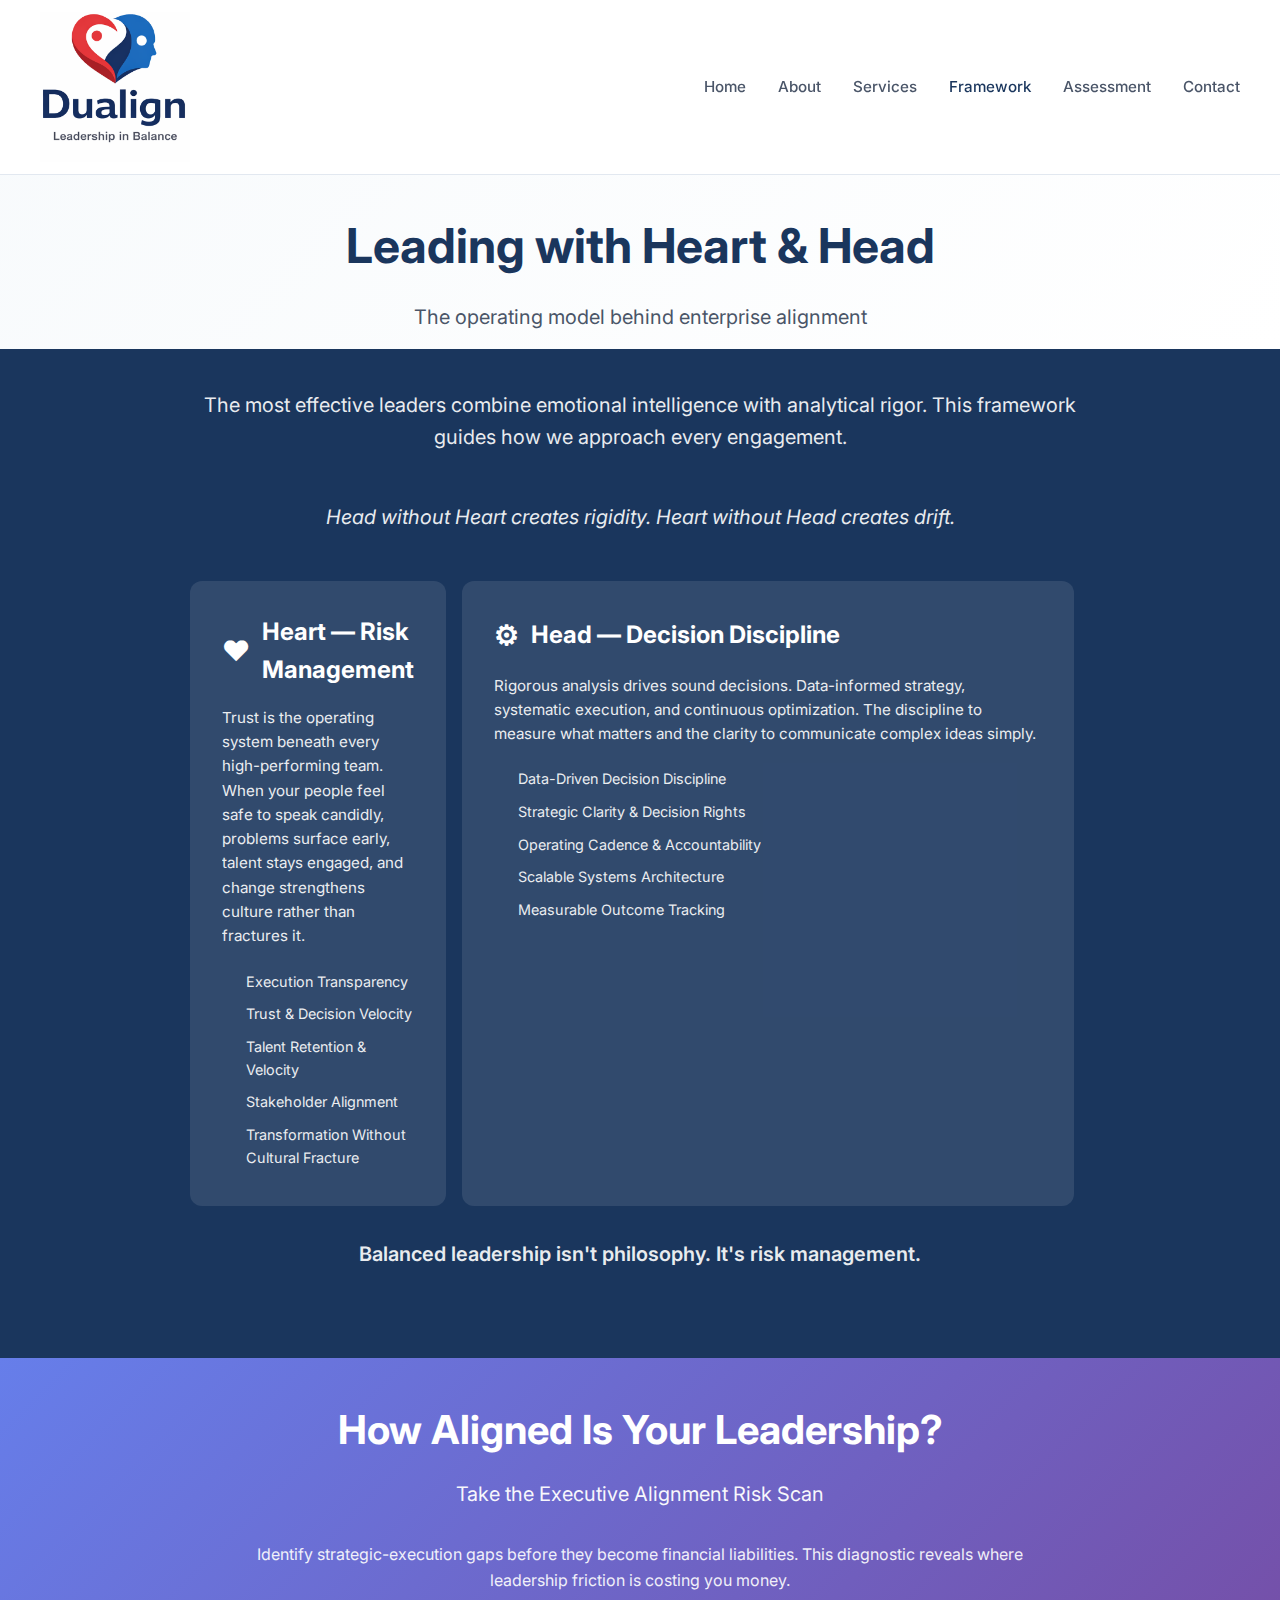
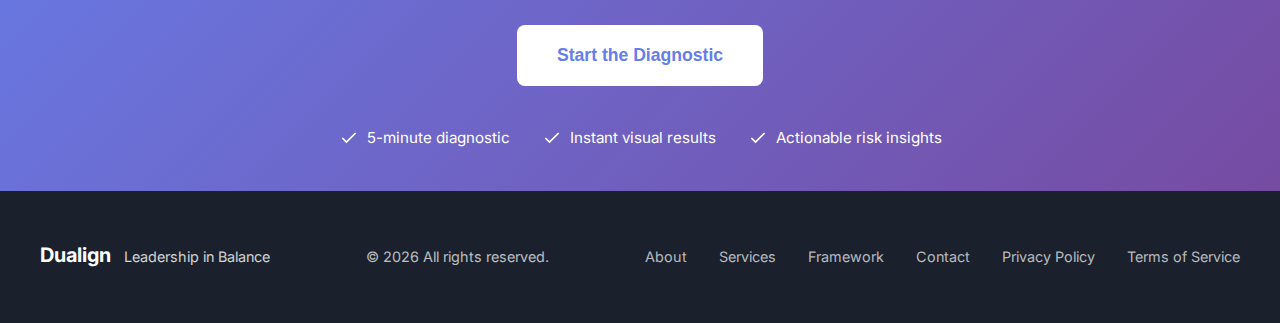
<file: framework.html>
<!DOCTYPE html>
<html lang="en">
<head>
    <meta charset="UTF-8">
    <meta name="viewport" content="width=device-width, initial-scale=1.0">
    <title>Heart & Head Framework | Dualign</title>
    <meta name="description" content="The Heart & Head leadership framework balances emotional intelligence with analytical rigor. Take the Executive Alignment Risk Scan to identify where leadership friction is costing you money.">
    <meta property="og:title" content="Heart & Head Framework | Dualign">
    <meta property="og:description" content="Balanced leadership isn't philosophy. It's risk management. Take the Executive Alignment Risk Scan.">
    <meta property="og:image" content="https://dualign.io/logo.png">
    <meta property="og:url" content="https://dualign.io/framework.html">
    <meta property="og:type" content="website">
    <link rel="canonical" href="https://dualign.io/framework.html">
    <link rel="icon" type="image/x-icon" href="favicon.ico">
    <link rel="icon" type="image/png" sizes="32x32" href="favicon-32x32.png">
    <link rel="apple-touch-icon" sizes="180x180" href="apple-touch-icon.png">
    <link rel="preconnect" href="https://fonts.googleapis.com">
    <link rel="preconnect" href="https://fonts.gstatic.com" crossorigin>
    <link href="https://fonts.googleapis.com/css2?family=Inter:wght@400;500;600;700&display=swap" rel="stylesheet">
    <link rel="stylesheet" href="styles.css">
</head>
<body>
    <nav>
        <div class="nav-container">
            <a href="index.html" class="logo"><img src="logo.png" alt="Dualign - Leadership in Balance"></a>
            <button class="mobile-menu-btn" aria-label="Toggle menu">
                <span></span>
                <span></span>
                <span></span>
            </button>
            <ul class="nav-links">
                <li><a href="index.html">Home</a></li>
                <li><a href="about.html">About</a></li>
                <li><a href="services.html">Services</a></li>
                <li><a href="framework.html" class="active">Framework</a></li>
                <li><a href="framework.html#assessment">Assessment</a></li>
                <li><a href="contact.html">Contact</a></li>
            </ul>
        </div>
    </nav>

    <div class="page-header">
        <h1>Leading with Heart & Head</h1>
        <p>The operating model behind enterprise alignment</p>
    </div>

    <section class="framework-section">
        <div class="framework-container">
            <p class="subtitle">The most effective leaders combine emotional intelligence with analytical rigor. This framework guides how we approach every engagement.</p>
            <p class="subtitle subtitle--italic">Head without Heart creates rigidity. Heart without Head creates drift.</p>
            <div class="framework-pillars">
                <div class="pillar">
                    <h3><span class="pillar-icon">&#9829;</span> Heart &mdash; Risk Management</h3>
                    <p>Trust is the operating system beneath every high-performing team. When your people feel safe to speak candidly, problems surface early, talent stays engaged, and change strengthens culture rather than fractures it.</p>
                    <ul>
                        <li>Execution Transparency</li>
                        <li>Trust & Decision Velocity</li>
                        <li>Talent Retention & Velocity</li>
                        <li>Stakeholder Alignment</li>
                        <li>Transformation Without Cultural Fracture</li>
                    </ul>
                </div>
                <div class="pillar">
                    <h3><span class="pillar-icon">&#9881;</span> Head &mdash; Decision Discipline</h3>
                    <p>Rigorous analysis drives sound decisions. Data-informed strategy, systematic execution, and continuous optimization. The discipline to measure what matters and the clarity to communicate complex ideas simply.</p>
                    <ul>
                        <li>Data-Driven Decision Discipline</li>
                        <li>Strategic Clarity & Decision Rights</li>
                        <li>Operating Cadence & Accountability</li>
                        <li>Scalable Systems Architecture</li>
                        <li>Measurable Outcome Tracking</li>
                    </ul>
                </div>
            </div>
            <p class="subtitle subtitle--bold">Balanced leadership isn't philosophy. It's risk management.</p>
        </div>
    </section>

    <section id="assessment" class="assessment-cta">
        <div class="assessment-cta-container">
            <h2>How Aligned Is Your Leadership?</h2>
            <p class="lead">Take the Executive Alignment Risk Scan</p>
            <p>Identify strategic-execution gaps before they become financial liabilities. This diagnostic reveals where leadership friction is costing you money.</p>
            <button class="cta-button" onclick="openAssessment()">Start the Diagnostic</button>
            <div class="assessment-benefits">
                <div class="benefit">
                    <svg viewBox="0 0 24 24" fill="none" stroke="currentColor" stroke-width="2" aria-hidden="true"><polyline points="20 6 9 17 4 12"></polyline></svg>
                    <span>5-minute diagnostic</span>
                </div>
                <div class="benefit">
                    <svg viewBox="0 0 24 24" fill="none" stroke="currentColor" stroke-width="2" aria-hidden="true"><polyline points="20 6 9 17 4 12"></polyline></svg>
                    <span>Instant visual results</span>
                </div>
                <div class="benefit">
                    <svg viewBox="0 0 24 24" fill="none" stroke="currentColor" stroke-width="2" aria-hidden="true"><polyline points="20 6 9 17 4 12"></polyline></svg>
                    <span>Actionable risk insights</span>
                </div>
            </div>
        </div>
    </section>

    <footer>
        <div class="footer-container">
            <p class="footer-brand">Dualign <span class="tagline">Leadership in Balance</span></p>
            <p>&copy; 2026 All rights reserved.</p>
            <ul class="footer-links">
                <li><a href="about.html">About</a></li>
                <li><a href="services.html">Services</a></li>
                <li><a href="framework.html">Framework</a></li>
                <li><a href="contact.html">Contact</a></li>
                <li><a href="privacy.html">Privacy Policy</a></li>
                <li><a href="terms.html">Terms of Service</a></li>
            </ul>
        </div>
    </footer>

    <!-- Assessment Modal -->
    <div class="modal-overlay" id="assessmentModal" role="dialog" aria-modal="true" aria-label="Executive Alignment Risk Scan">
        <div class="modal">
            <button class="modal-close" onclick="closeAssessment()">&times;</button>
            <div class="modal-content">

                <!-- Step 0: Intro -->
                <div class="assessment-step active" id="step-intro">
                    <div class="assessment-intro">
                        <h2>Executive Alignment Risk Scan</h2>
                        <p>A diagnostic to identify where leadership friction is costing you money.</p>

                        <div class="assessment-preview">
                            <div class="preview-item">
                                <div class="preview-icon heart">&#9829;</div>
                                <span>Heart</span>
                            </div>
                            <div class="preview-item">
                                <div class="preview-icon head">&#9881;</div>
                                <span>Head</span>
                            </div>
                        </div>

                        <div class="assessment-meta">
                            <span>10 questions</span>
                            <span>~5 minutes</span>
                            <span>Instant results</span>
                        </div>

                        <button class="cta-button" onclick="startAssessment()">Begin Diagnostic</button>
                    </div>
                </div>

                <!-- Questions Container -->
                <div class="assessment-step" id="step-questions">
                    <div class="progress-container">
                        <div class="progress-bar">
                            <div class="progress-fill" id="progressFill"></div>
                        </div>
                        <div class="progress-text">
                            <span id="questionNumber">Question 1 of 10</span>
                            <span id="categoryLabel"></span>
                        </div>
                    </div>

                    <div class="question-container">
                        <div class="question-category" id="questionCategory">
                            <span id="categoryIcon"></span>
                            <span id="categoryText"></span>
                        </div>
                        <h3 class="question-text" id="questionText"></h3>

                        <div class="rating-scale" id="ratingScale">
                            <!-- Rating options generated by JS -->
                        </div>
                    </div>

                    <div class="nav-buttons">
                        <button class="nav-button back" id="backBtn" onclick="previousQuestion()">Back</button>
                        <button class="nav-button next" id="nextBtn" onclick="nextQuestion()" disabled>Next</button>
                    </div>
                </div>

                <!-- Lead Capture -->
                <div class="assessment-step" id="step-lead">
                    <div class="lead-capture">
                        <h2>Your Results Are Ready!</h2>
                        <p class="subtitle">Enter your details to see your personalized alignment profile.</p>

                        <form class="lead-form" id="leadForm" onsubmit="submitLead(event)">
                            <div class="form-group">
                                <input type="text" id="leadName" placeholder="Your Name" required>
                            </div>
                            <div class="form-group">
                                <input type="email" id="leadEmail" placeholder="Work Email" required>
                            </div>
                            <div class="form-group">
                                <input type="text" id="leadCompany" placeholder="Company Name" required>
                            </div>
                            <div class="form-group">
                                <input type="text" id="leadRole" placeholder="Your Role" required>
                            </div>
                            <div class="form-group">
                                <input type="tel" id="leadPhone" placeholder="Phone Number (optional)">
                            </div>
                            <div class="form-group checkbox-group">
                                <label class="checkbox-label">
                                    <input type="checkbox" id="sendCopy" checked>
                                    <span class="checkmark"></span>
                                    <span>Email me a copy of my results</span>
                                </label>
                            </div>
                            <button type="submit">See My Results</button>
                        </form>
                        <p class="privacy-note">Your information is kept confidential and never shared.</p>
                    </div>
                </div>

                <!-- Results -->
                <div class="assessment-step" id="step-results">
                    <div class="results-container">
                        <h2>Your Leadership Profile</h2>
                        <p class="results-subtitle" id="resultsGreeting">Here's how your organization balances Heart and Head</p>

                        <div class="quadrant-chart">
                            <div class="axis-line horizontal"></div>
                            <div class="axis-line vertical"></div>
                            <div class="quadrant top-left"><span>High Heart<br>Low Head</span></div>
                            <div class="quadrant top-right"><span>Balanced<br>Leadership</span></div>
                            <div class="quadrant bottom-left"><span>Growth<br>Opportunity</span></div>
                            <div class="quadrant bottom-right"><span>High Head<br>Low Heart</span></div>
                            <div class="result-dot" id="resultDot"></div>
                            <div class="axis-label head-label">HEAD &rarr;</div>
                            <div class="axis-label heart-label">HEART &rarr;</div>
                        </div>

                        <div class="scores-display">
                            <div class="score-item">
                                <div class="score-circle heart" id="heartScoreDisplay">0</div>
                                <div class="score-label">Heart Score</div>
                            </div>
                            <div class="score-item">
                                <div class="score-circle head" id="headScoreDisplay">0</div>
                                <div class="score-label">Head Score</div>
                            </div>
                        </div>

                        <div class="insights-card">
                            <span class="profile-type" id="profileType">Balanced Leader</span>
                            <h3>&#128161; Your Insights</h3>
                            <p id="insightsText">Based on your responses, here are key observations about your organization's leadership balance.</p>
                        </div>

                        <div class="results-cta">
                            <p>Your score indicates alignment gaps. Let's look at where the fracture lines are showing.</p>
                            <a href="contact.html" class="cta-button" onclick="closeAssessment()">Book an Alignment Brief</a>
                        </div>
                    </div>
                </div>
            </div>
        </div>
    </div>

    <script src="assessment.js"></script>
    <script>
        // Auto-open assessment if URL has #assessment hash
        if (window.location.hash === '#assessment') {
            setTimeout(openAssessment, 300);
        }

        // Mobile menu toggle
        document.querySelector('.mobile-menu-btn').addEventListener('click', function() {
            this.classList.toggle('active');
            document.querySelector('.nav-links').classList.toggle('active');
        });
    </script>
</body>
</html>
</file>
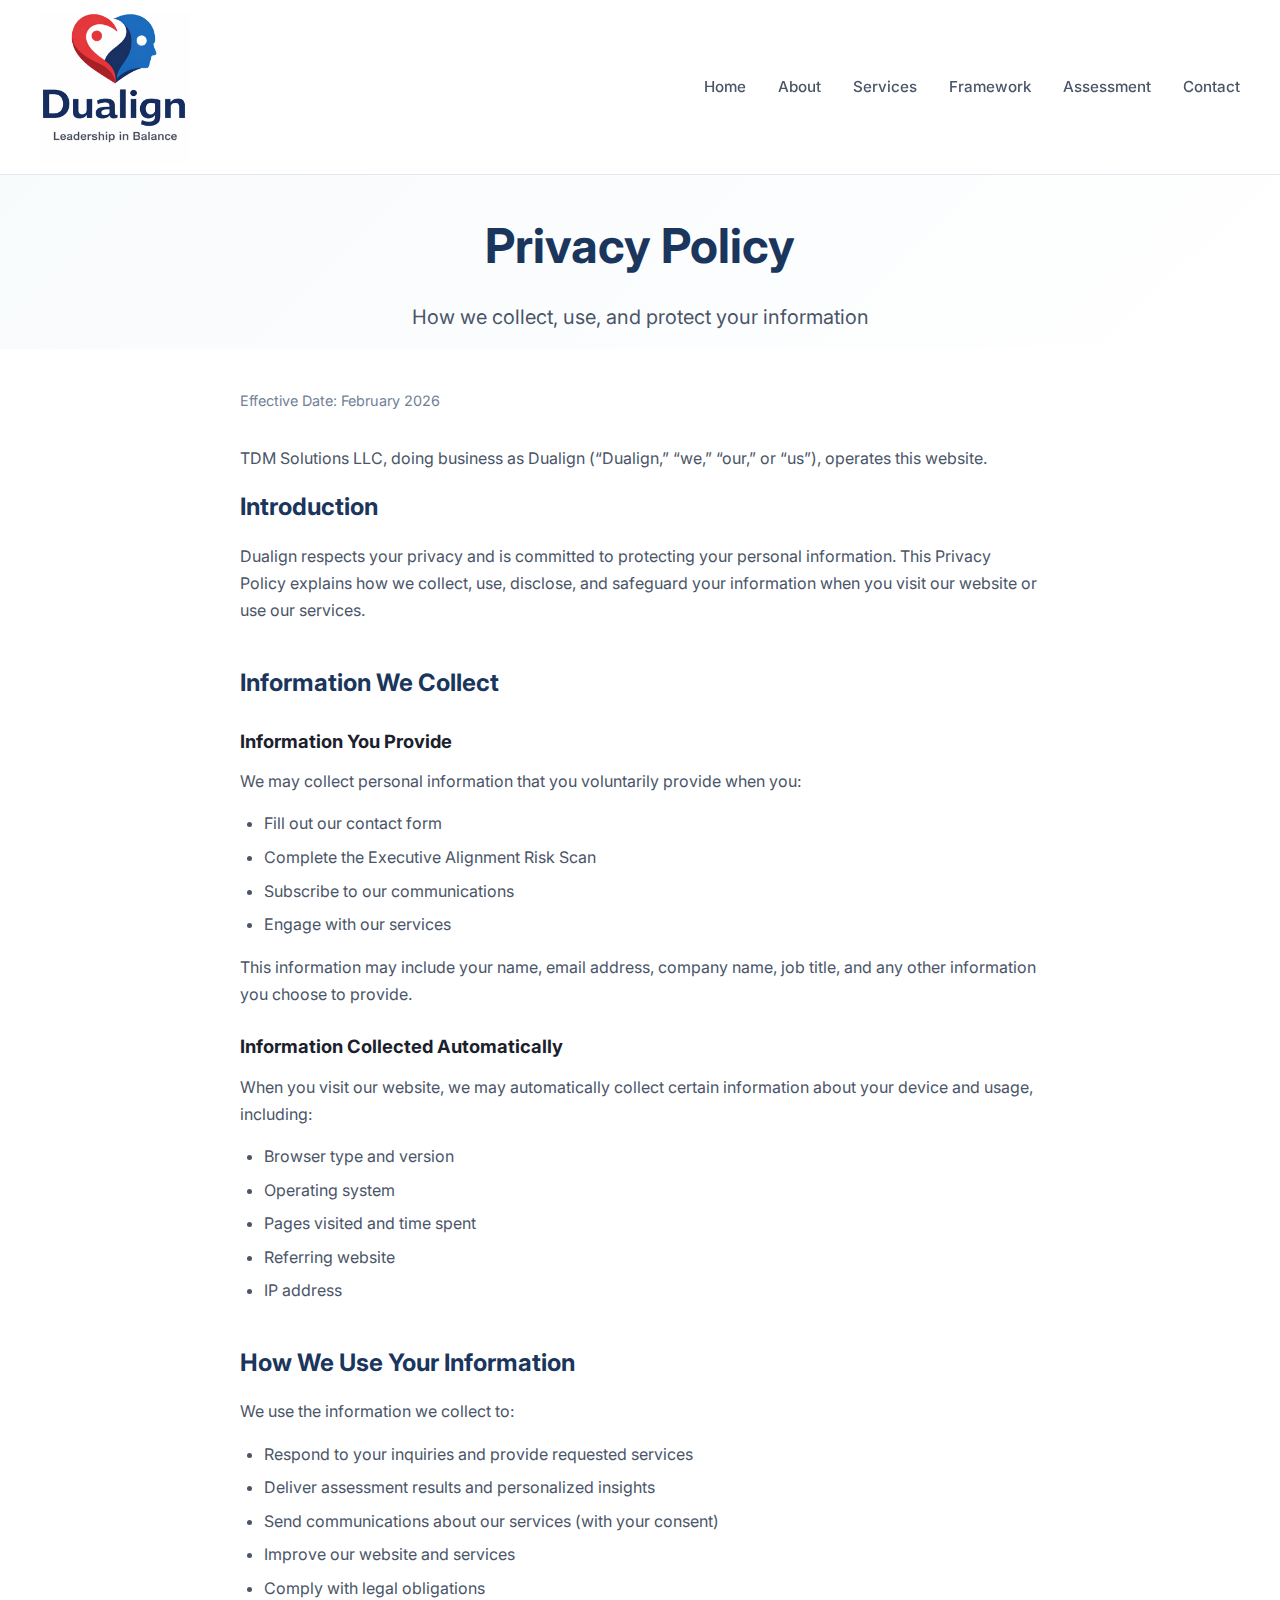
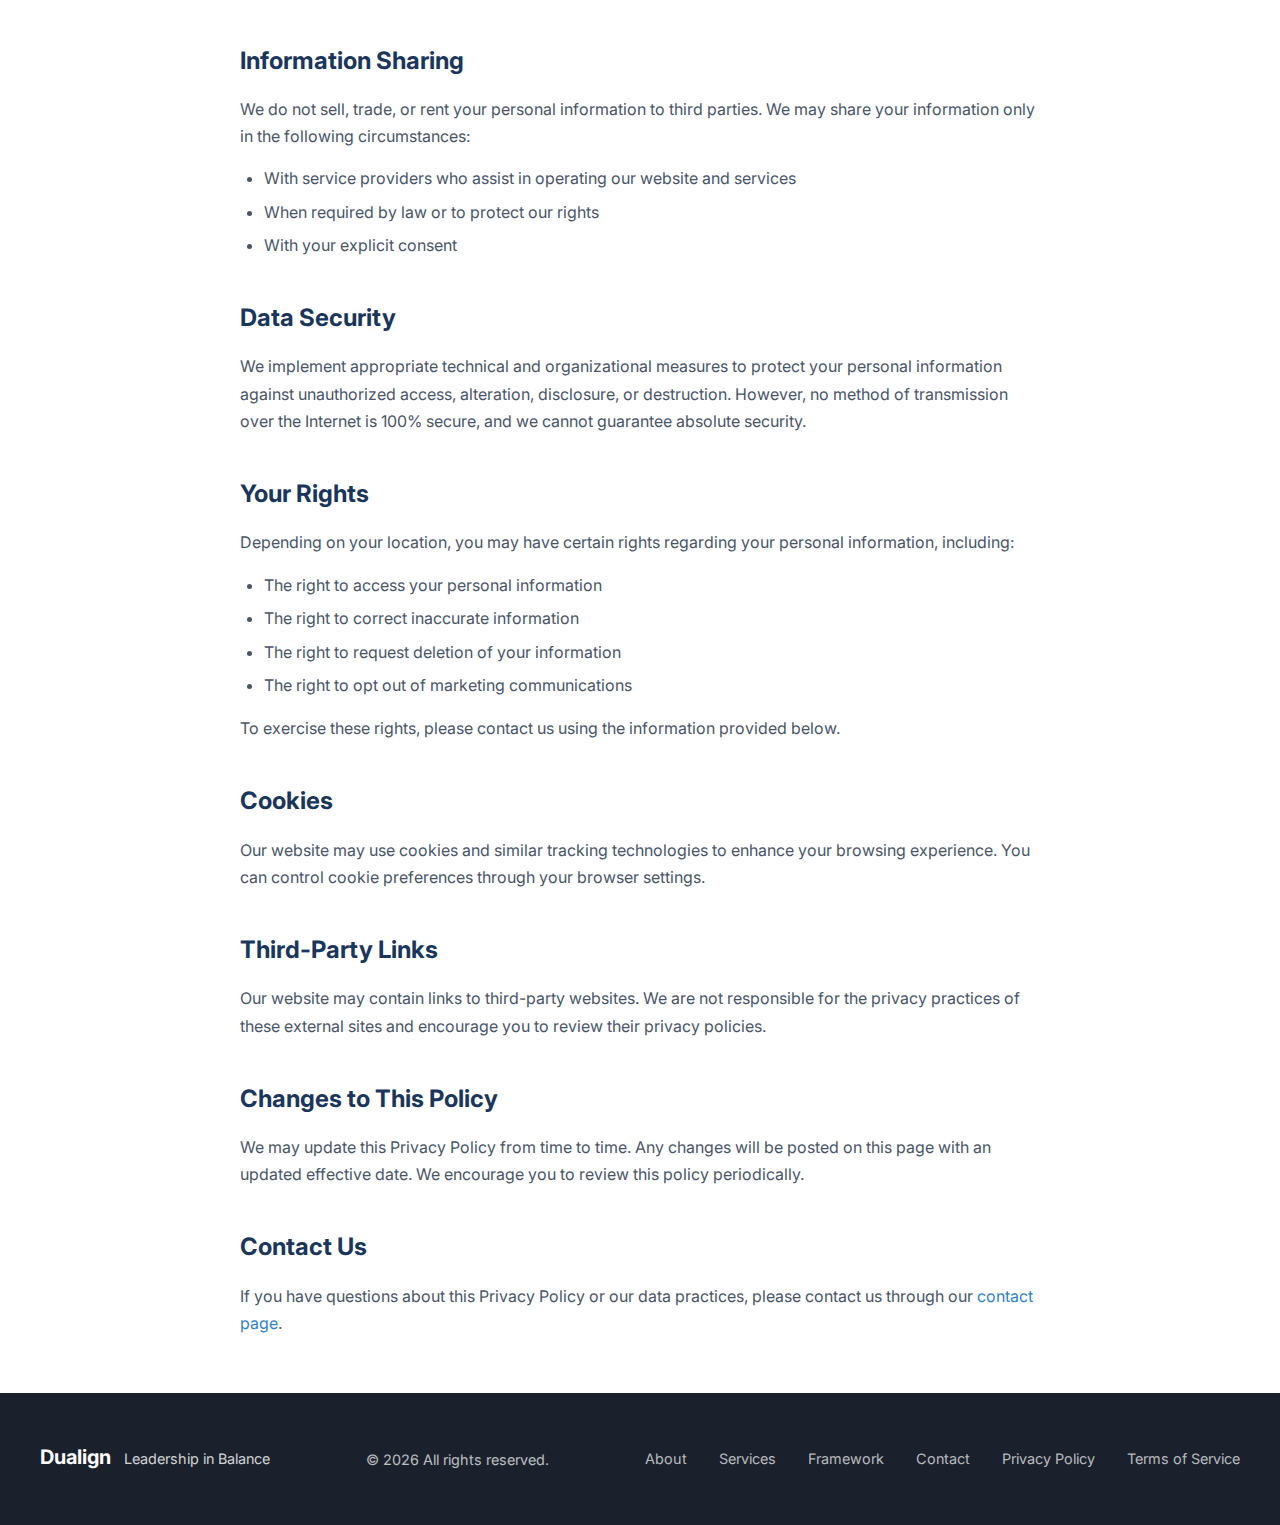
<file: privacy.html>
<!DOCTYPE html>
<html lang="en">
<head>
    <meta charset="UTF-8">
    <meta name="viewport" content="width=device-width, initial-scale=1.0">
    <title>Privacy Policy | Dualign</title>
    <meta name="description" content="Dualign's privacy policy. How we collect, use, and protect your personal information.">
    <meta property="og:title" content="Privacy Policy | Dualign">
    <meta property="og:description" content="How Dualign collects, uses, and protects your personal information.">
    <meta property="og:image" content="https://dualign.io/logo.png">
    <meta property="og:url" content="https://dualign.io/privacy.html">
    <meta property="og:type" content="website">
    <meta property="og:site_name" content="Dualign">
    <meta name="robots" content="index, follow">
    <meta name="twitter:card" content="summary">
    <meta name="twitter:title" content="Privacy Policy | Dualign">
    <meta name="twitter:description" content="How Dualign collects, uses, and protects your personal information.">
    <meta name="twitter:image" content="https://dualign.io/logo.png">
    <link rel="canonical" href="https://dualign.io/privacy.html">
    <link rel="icon" type="image/x-icon" href="favicon.ico">
    <link rel="icon" type="image/png" sizes="32x32" href="favicon-32x32.png">
    <link rel="apple-touch-icon" sizes="180x180" href="apple-touch-icon.png">
    <link rel="preconnect" href="https://fonts.googleapis.com">
    <link rel="preconnect" href="https://fonts.gstatic.com" crossorigin>
    <link href="https://fonts.googleapis.com/css2?family=Inter:wght@400;500;600;700&display=swap" rel="stylesheet">
    <link rel="stylesheet" href="styles.css">
    <script type="application/ld+json">
    {
        "@context": "https://schema.org",
        "@type": "BreadcrumbList",
        "itemListElement": [
            { "@type": "ListItem", "position": 1, "name": "Home", "item": "https://dualign.io/" },
            { "@type": "ListItem", "position": 2, "name": "Privacy Policy", "item": "https://dualign.io/privacy.html" }
        ]
    }
    </script>
</head>
<body>
    <nav>
        <div class="nav-container">
            <a href="index.html" class="logo"><img src="logo.png" alt="Dualign - Leadership in Balance"></a>
            <button class="mobile-menu-btn" aria-label="Toggle menu">
                <span></span>
                <span></span>
                <span></span>
            </button>
            <ul class="nav-links">
                <li><a href="index.html">Home</a></li>
                <li><a href="about.html">About</a></li>
                <li><a href="services.html">Services</a></li>
                <li><a href="framework.html">Framework</a></li>
                <li><a href="framework.html#assessment">Assessment</a></li>
                <li><a href="contact.html">Contact</a></li>
            </ul>
        </div>
    </nav>

    <div class="page-header">
        <h1>Privacy Policy</h1>
        <p>How we collect, use, and protect your information</p>
    </div>

    <section class="privacy-content">
        <div class="privacy-container">
            <p class="effective-date">Effective Date: February 2026</p>
            <p>TDM Solutions LLC, doing business as Dualign (&ldquo;Dualign,&rdquo; &ldquo;we,&rdquo; &ldquo;our,&rdquo; or &ldquo;us&rdquo;), operates this website.</p>

            <h2>Introduction</h2>
            <p>Dualign respects your privacy and is committed to protecting your personal information. This Privacy Policy explains how we collect, use, disclose, and safeguard your information when you visit our website or use our services.</p>

            <h2>Information We Collect</h2>
            <h3>Information You Provide</h3>
            <p>We may collect personal information that you voluntarily provide when you:</p>
            <ul>
                <li>Fill out our contact form</li>
                <li>Complete the Executive Alignment Risk Scan</li>
                <li>Subscribe to our communications</li>
                <li>Engage with our services</li>
            </ul>
            <p>This information may include your name, email address, company name, job title, and any other information you choose to provide.</p>

            <h3>Information Collected Automatically</h3>
            <p>When you visit our website, we may automatically collect certain information about your device and usage, including:</p>
            <ul>
                <li>Browser type and version</li>
                <li>Operating system</li>
                <li>Pages visited and time spent</li>
                <li>Referring website</li>
                <li>IP address</li>
            </ul>

            <h2>How We Use Your Information</h2>
            <p>We use the information we collect to:</p>
            <ul>
                <li>Respond to your inquiries and provide requested services</li>
                <li>Deliver assessment results and personalized insights</li>
                <li>Send communications about our services (with your consent)</li>
                <li>Improve our website and services</li>
                <li>Comply with legal obligations</li>
            </ul>

            <h2>Information Sharing</h2>
            <p>We do not sell, trade, or rent your personal information to third parties. We may share your information only in the following circumstances:</p>
            <ul>
                <li>With service providers who assist in operating our website and services</li>
                <li>When required by law or to protect our rights</li>
                <li>With your explicit consent</li>
            </ul>

            <h2>Data Security</h2>
            <p>We implement appropriate technical and organizational measures to protect your personal information against unauthorized access, alteration, disclosure, or destruction. However, no method of transmission over the Internet is 100% secure, and we cannot guarantee absolute security.</p>

            <h2>Your Rights</h2>
            <p>Depending on your location, you may have certain rights regarding your personal information, including:</p>
            <ul>
                <li>The right to access your personal information</li>
                <li>The right to correct inaccurate information</li>
                <li>The right to request deletion of your information</li>
                <li>The right to opt out of marketing communications</li>
            </ul>
            <p>To exercise these rights, please contact us using the information provided below.</p>

            <h2>Cookies</h2>
            <p>Our website may use cookies and similar tracking technologies to enhance your browsing experience. You can control cookie preferences through your browser settings.</p>

            <h2>Third-Party Links</h2>
            <p>Our website may contain links to third-party websites. We are not responsible for the privacy practices of these external sites and encourage you to review their privacy policies.</p>

            <h2>Changes to This Policy</h2>
            <p>We may update this Privacy Policy from time to time. Any changes will be posted on this page with an updated effective date. We encourage you to review this policy periodically.</p>

            <h2>Contact Us</h2>
            <p>If you have questions about this Privacy Policy or our data practices, please contact us through our <a href="contact.html">contact page</a>.</p>
        </div>
    </section>

    <footer>
        <div class="footer-container">
            <p class="footer-brand">Dualign <span class="tagline">Leadership in Balance</span></p>
            <p>&copy; 2026 All rights reserved.</p>
            <ul class="footer-links">
                <li><a href="about.html">About</a></li>
                <li><a href="services.html">Services</a></li>
                <li><a href="framework.html">Framework</a></li>
                <li><a href="contact.html">Contact</a></li>
                <li><a href="privacy.html">Privacy Policy</a></li>
                <li><a href="terms.html">Terms of Service</a></li>
            </ul>
        </div>
    </footer>
    <script>
        document.querySelector('.mobile-menu-btn').addEventListener('click', function() {
            this.classList.toggle('active');
            document.querySelector('.nav-links').classList.toggle('active');
        });
    </script>
</body>
</html>
</file>
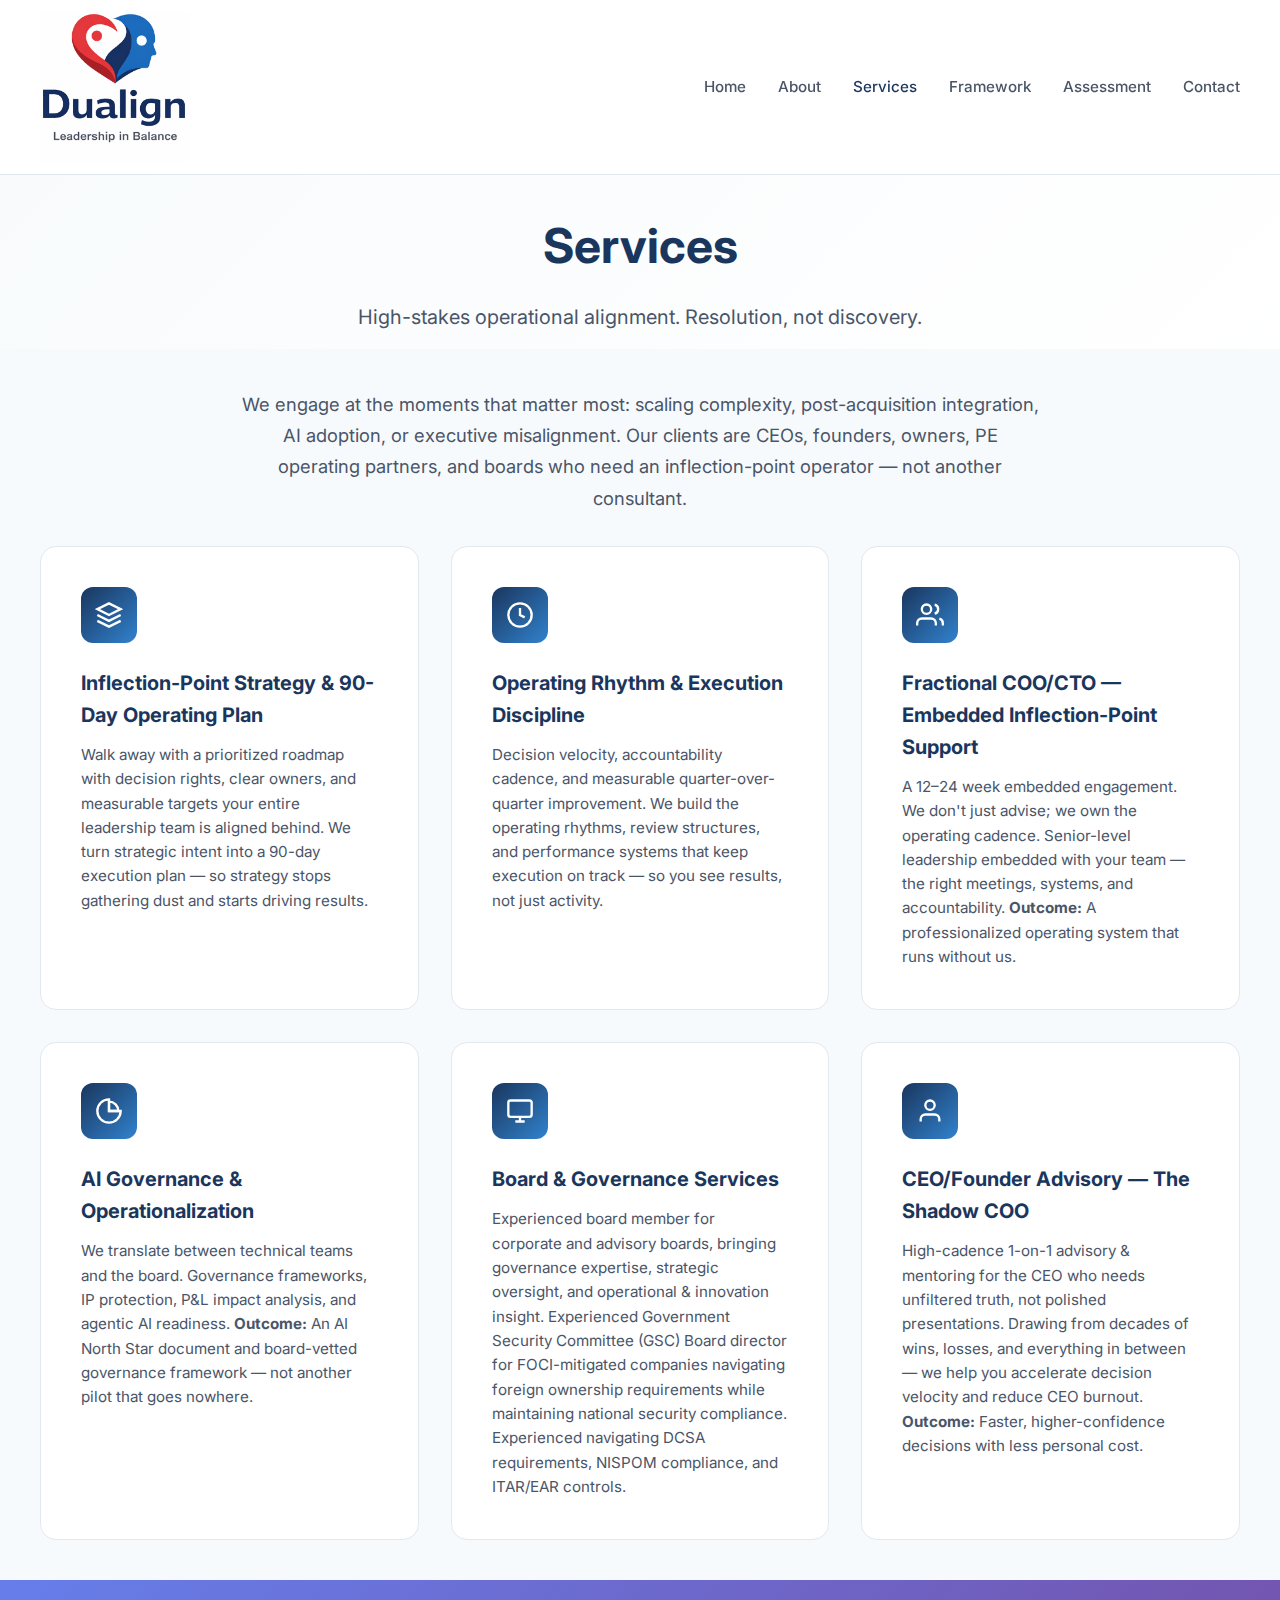
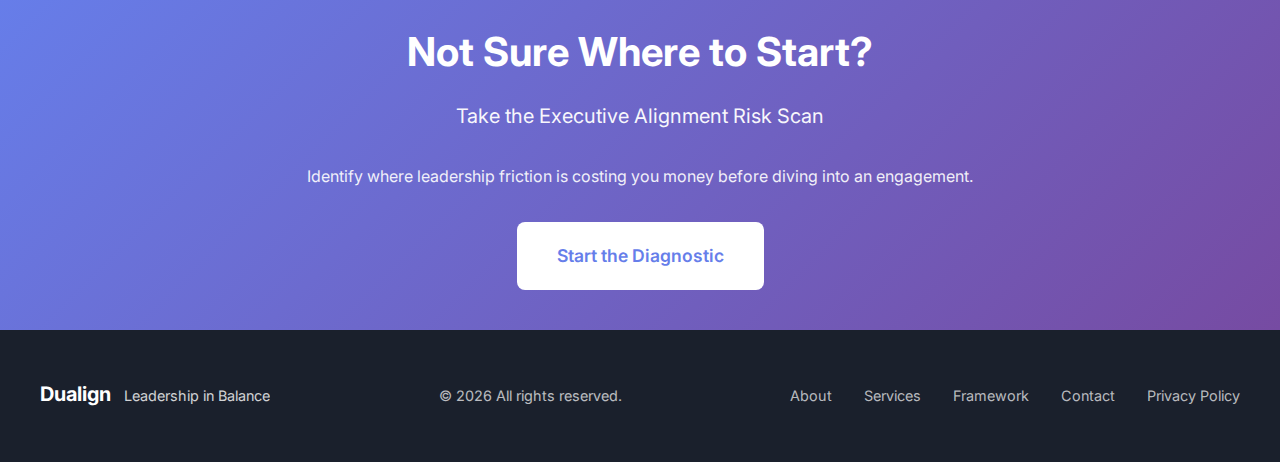
<file: services.html>
<!DOCTYPE html>
<html lang="en">
<head>
    <meta charset="UTF-8">
    <meta name="viewport" content="width=device-width, initial-scale=1.0">
    <title>Services | Dualign</title>
    <link rel="preconnect" href="https://fonts.googleapis.com">
    <link rel="preconnect" href="https://fonts.gstatic.com" crossorigin>
    <link href="https://fonts.googleapis.com/css2?family=Inter:wght@300;400;500;600;700&display=swap" rel="stylesheet">
    <link rel="stylesheet" href="styles.css">
</head>
<body>
    <nav>
        <div class="nav-container">
            <a href="index.html" class="logo"><img src="logo.png" alt="Dualign - Leadership in Balance"></a>
            <button class="mobile-menu-btn" aria-label="Toggle menu">
                <span></span>
                <span></span>
                <span></span>
            </button>
            <ul class="nav-links">
                <li><a href="index.html">Home</a></li>
                <li><a href="about.html">About</a></li>
                <li><a href="services.html" class="active">Services</a></li>
                <li><a href="framework.html">Framework</a></li>
                <li><a href="framework.html#assessment">Assessment</a></li>
                <li><a href="contact.html">Contact</a></li>
            </ul>
        </div>
    </nav>

    <div class="page-header">
        <h1>Services</h1>
        <p>High-stakes operational alignment. Resolution, not discovery.</p>
    </div>

    <section class="services">
        <div class="services-container">
            <div class="who-i-work-with">
                <p>We engage at the moments that matter most: scaling complexity, post-acquisition integration, AI adoption, or executive misalignment. Our clients are CEOs, founders, owners, PE operating partners, and boards who need an inflection-point operator &mdash; not another consultant.</p>
            </div>
            <div class="services-grid">
                <div class="service-card">
                    <div class="service-icon">
                        <svg viewBox="0 0 24 24"><path d="M12 2L2 7l10 5 10-5-10-5zM2 17l10 5 10-5M2 12l10 5 10-5"/></svg>
                    </div>
                    <h3>Inflection-Point Strategy & 90-Day Operating Plan</h3>
                    <p>Walk away with a prioritized roadmap with decision rights, clear owners, and measurable targets your entire leadership team is aligned behind. We turn strategic intent into a 90-day execution plan &mdash; so strategy stops gathering dust and starts driving results.</p>
                </div>
                <div class="service-card">
                    <div class="service-icon">
                        <svg viewBox="0 0 24 24"><circle cx="12" cy="12" r="10"/><path d="M12 6v6l4 2"/></svg>
                    </div>
                    <h3>Operating Rhythm & Execution Discipline</h3>
                    <p>Decision velocity, accountability cadence, and measurable quarter-over-quarter improvement. We build the operating rhythms, review structures, and performance systems that keep execution on track &mdash; so you see results, not just activity.</p>
                </div>
                <div class="service-card">
                    <div class="service-icon">
                        <svg viewBox="0 0 24 24"><path d="M17 21v-2a4 4 0 0 0-4-4H5a4 4 0 0 0-4 4v2"/><circle cx="9" cy="7" r="4"/><path d="M23 21v-2a4 4 0 0 0-3-3.87M16 3.13a4 4 0 0 1 0 7.75"/></svg>
                    </div>
                    <h3>Fractional COO/CTO &mdash; Embedded Inflection-Point Support</h3>
                    <p>A 12&ndash;24 week embedded engagement. We don't just advise; we own the operating cadence. Senior-level leadership embedded with your team &mdash; the right meetings, systems, and accountability. <strong>Outcome:</strong> A professionalized operating system that runs without us.</p>
                </div>
                <div class="service-card">
                    <div class="service-icon">
                        <svg viewBox="0 0 24 24"><path d="M12 2a10 10 0 1 0 10 10H12V2z"/><path d="M20 12a8 8 0 0 0-8-8v8h8z"/></svg>
                    </div>
                    <h3>AI Governance & Operationalization</h3>
                    <p>We translate between technical teams and the board. Governance frameworks, IP protection, P&L impact analysis, and agentic AI readiness. <strong>Outcome:</strong> An AI North Star document and board-vetted governance framework &mdash; not another pilot that goes nowhere.</p>
                </div>
                <div class="service-card">
                    <div class="service-icon">
                        <svg viewBox="0 0 24 24"><rect x="2" y="3" width="20" height="14" rx="2" ry="2"/><path d="M8 21h8M12 17v4"/></svg>
                    </div>
                    <h3>Board & Governance Services</h3>
                    <p>Experienced board member for corporate and advisory boards, bringing governance expertise, strategic oversight, and operational & innovation insight. Experienced Government Security Committee (GSC) Board director for FOCI-mitigated companies navigating foreign ownership requirements while maintaining national security compliance. Experienced navigating DCSA requirements, NISPOM compliance, and ITAR/EAR controls.</p>
                </div>
                <div class="service-card">
                    <div class="service-icon">
                        <svg viewBox="0 0 24 24"><path d="M20 21v-2a4 4 0 0 0-4-4H8a4 4 0 0 0-4 4v2"/><circle cx="12" cy="7" r="4"/></svg>
                    </div>
                    <h3>CEO/Founder Advisory &mdash; The Shadow COO</h3>
                    <p>High-cadence 1-on-1 advisory & mentoring for the CEO who needs unfiltered truth, not polished presentations. Drawing from decades of wins, losses, and everything in between &mdash; we help you accelerate decision velocity and reduce CEO burnout. <strong>Outcome:</strong> Faster, higher-confidence decisions with less personal cost.</p>
                </div>
            </div>
        </div>
    </section>

    <section class="assessment-cta">
        <div class="assessment-cta-container">
            <h2>Not Sure Where to Start?</h2>
            <p class="lead">Take the Executive Alignment Risk Scan</p>
            <p>Identify where leadership friction is costing you money before diving into an engagement.</p>
            <a href="framework.html#assessment" class="cta-button">Start the Diagnostic</a>
        </div>
    </section>

    <footer>
        <div class="footer-container">
            <p class="footer-brand">Dualign <span class="tagline">Leadership in Balance</span></p>
            <p>&copy; 2026 All rights reserved.</p>
            <ul class="footer-links">
                <li><a href="about.html">About</a></li>
                <li><a href="services.html">Services</a></li>
                <li><a href="framework.html">Framework</a></li>
                <li><a href="contact.html">Contact</a></li>
                <li><a href="privacy.html">Privacy Policy</a></li>
            </ul>
        </div>
    </footer>
    <script>
        document.querySelector('.mobile-menu-btn').addEventListener('click', function() {
            this.classList.toggle('active');
            document.querySelector('.nav-links').classList.toggle('active');
        });
    </script>
</body>
</html>
</file>
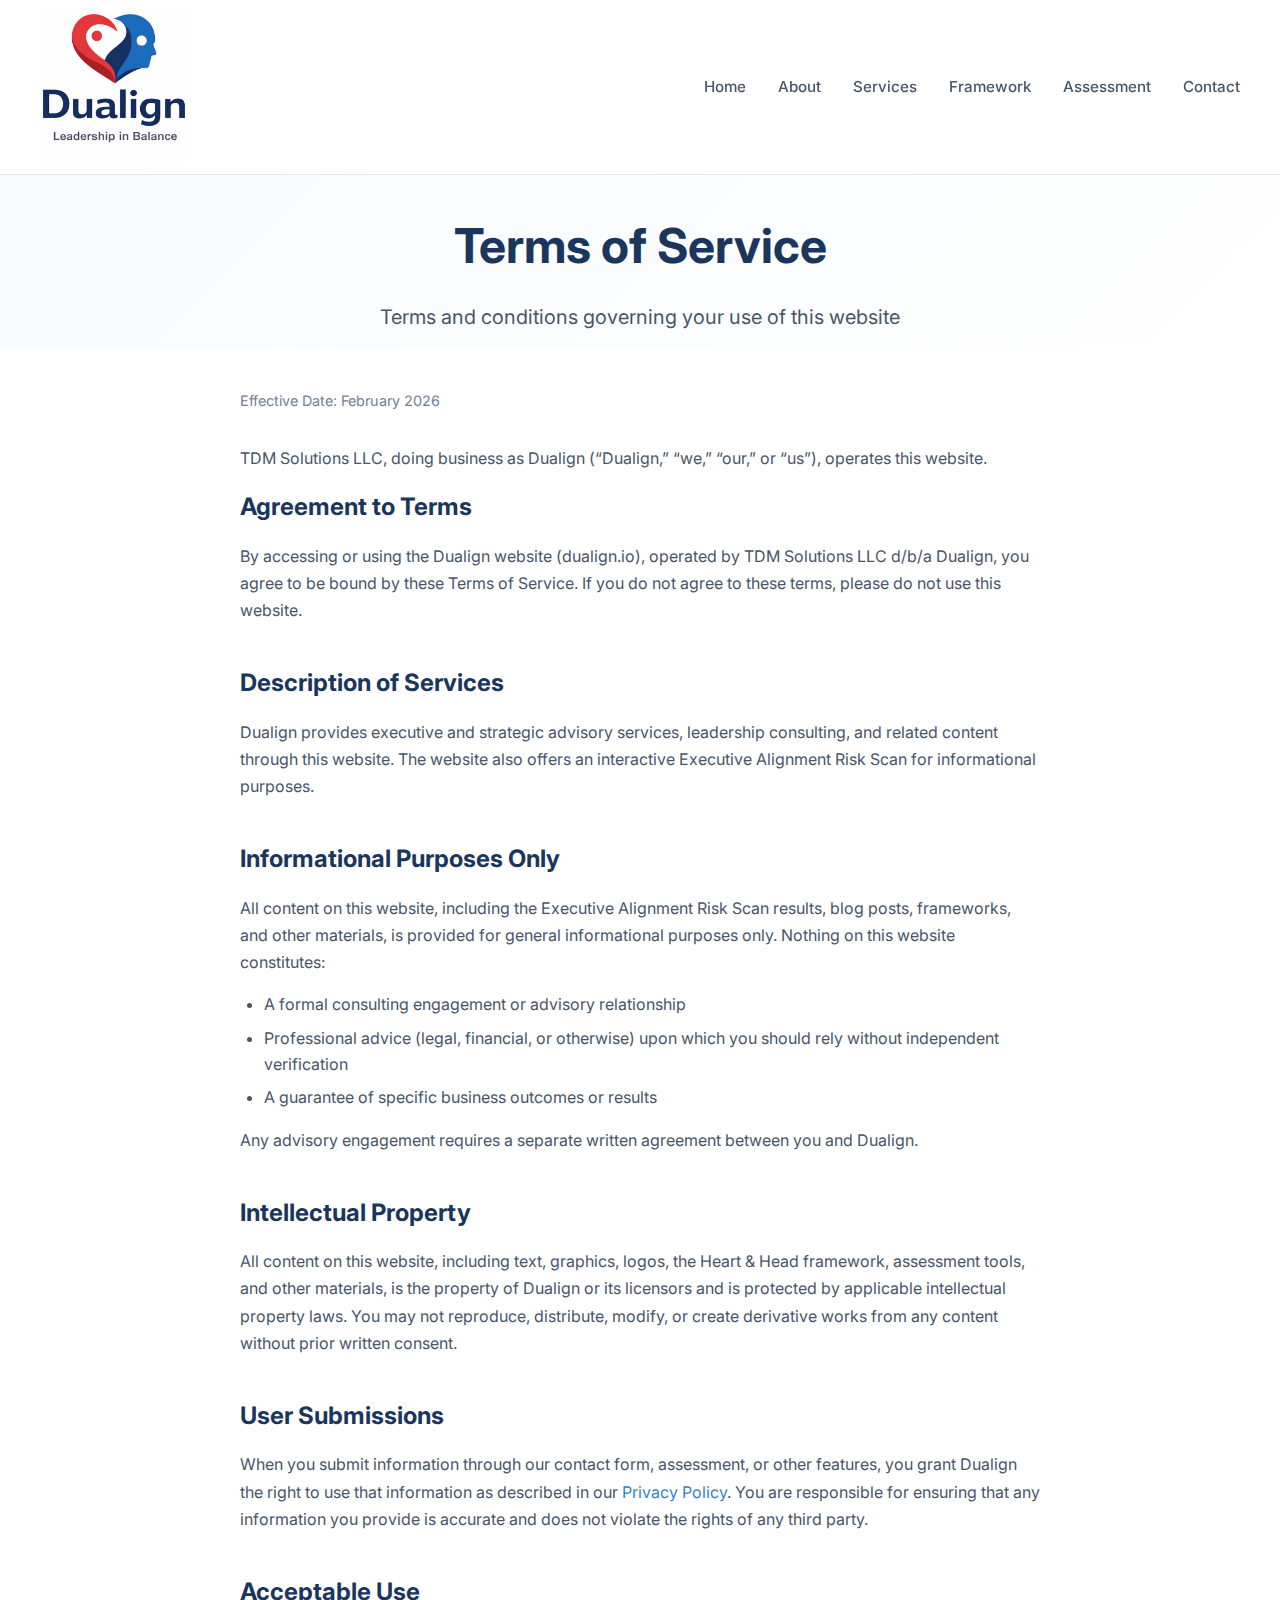
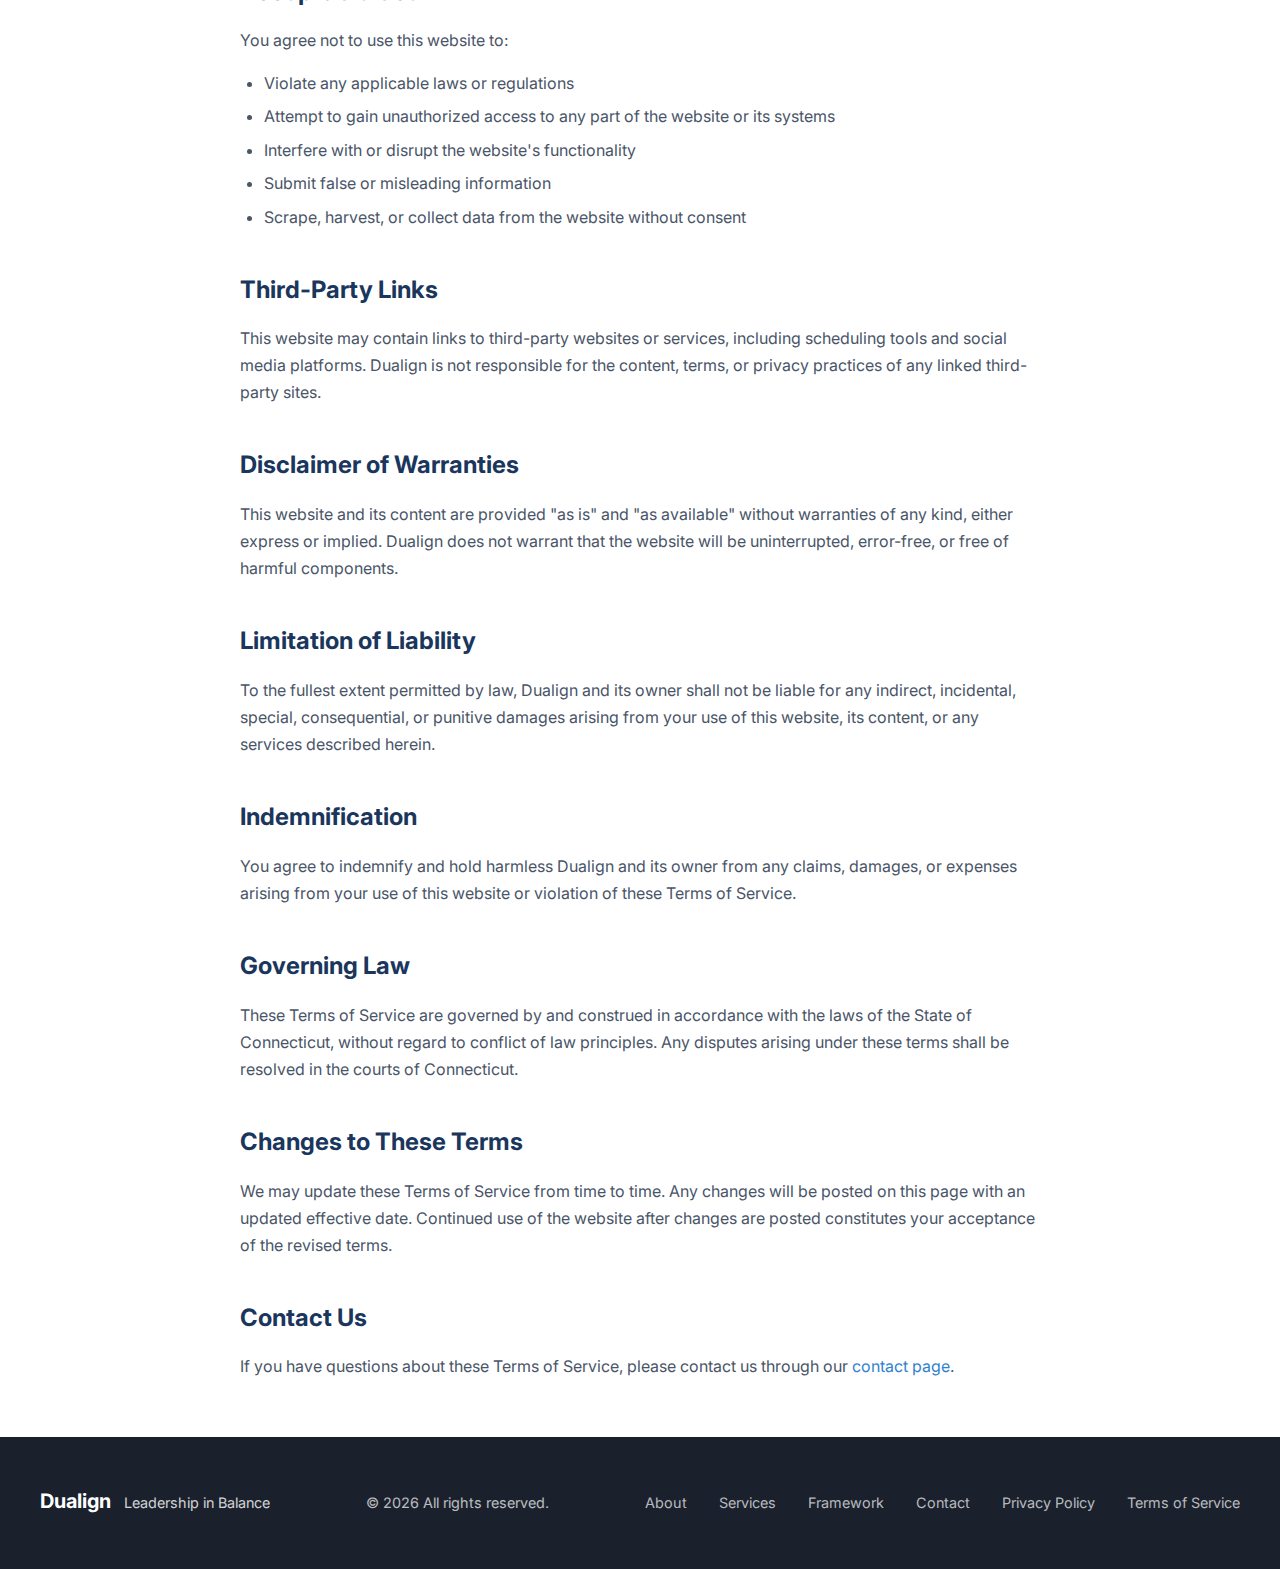
<file: terms.html>
<!DOCTYPE html>
<html lang="en">
<head>
    <!-- Google Analytics -->
    <script async src="https://www.googletagmanager.com/gtag/js?id=G-LEG9BMMMPV"></script>
    <script>
        window.dataLayer = window.dataLayer || [];
        function gtag(){dataLayer.push(arguments);}
        gtag('js', new Date());
        gtag('config', 'G-LEG9BMMMPV');
    </script>
    <meta charset="UTF-8">
    <meta name="viewport" content="width=device-width, initial-scale=1.0">
    <title>Terms of Service | Dualign</title>
    <meta name="description" content="Dualign's terms of service. Terms and conditions governing your use of this website.">
    <meta property="og:title" content="Terms of Service | Dualign">
    <meta property="og:description" content="Terms and conditions governing your use of the Dualign website.">
    <meta property="og:image" content="https://dualign.io/logo.png">
    <meta property="og:url" content="https://dualign.io/terms.html">
    <meta property="og:type" content="website">
    <meta property="og:site_name" content="Dualign">
    <meta name="robots" content="index, follow">
    <meta name="twitter:card" content="summary">
    <meta name="twitter:title" content="Terms of Service | Dualign">
    <meta name="twitter:description" content="Terms and conditions governing your use of the Dualign website.">
    <meta name="twitter:image" content="https://dualign.io/logo.png">
    <link rel="canonical" href="https://dualign.io/terms.html">
    <link rel="icon" type="image/x-icon" href="favicon.ico">
    <link rel="icon" type="image/png" sizes="32x32" href="favicon-32x32.png">
    <link rel="apple-touch-icon" sizes="180x180" href="apple-touch-icon.png">
    <link rel="preconnect" href="https://fonts.googleapis.com">
    <link rel="preconnect" href="https://fonts.gstatic.com" crossorigin>
    <link href="https://fonts.googleapis.com/css2?family=Inter:wght@400;500;600;700&display=swap" rel="stylesheet">
    <link rel="stylesheet" href="styles.css">
    <script type="application/ld+json">
    {
        "@context": "https://schema.org",
        "@type": "BreadcrumbList",
        "itemListElement": [
            { "@type": "ListItem", "position": 1, "name": "Home", "item": "https://dualign.io/" },
            { "@type": "ListItem", "position": 2, "name": "Terms of Service", "item": "https://dualign.io/terms.html" }
        ]
    }
    </script>
</head>
<body>
    <nav>
        <div class="nav-container">
            <a href="index.html" class="logo"><img src="logo.png" alt="Dualign - Leadership in Balance"></a>
            <button class="mobile-menu-btn" aria-label="Toggle menu">
                <span></span>
                <span></span>
                <span></span>
            </button>
            <ul class="nav-links">
                <li><a href="index.html">Home</a></li>
                <li><a href="about.html">About</a></li>
                <li><a href="services.html">Services</a></li>
                <li><a href="framework.html">Framework</a></li>
                <li><a href="framework.html#assessment">Assessment</a></li>
                <li><a href="contact.html">Contact</a></li>
            </ul>
        </div>
    </nav>

    <div class="page-header">
        <h1>Terms of Service</h1>
        <p>Terms and conditions governing your use of this website</p>
    </div>

    <section class="privacy-content">
        <div class="privacy-container">
            <p class="effective-date">Effective Date: February 2026</p>
            <p>TDM Solutions LLC, doing business as Dualign (&ldquo;Dualign,&rdquo; &ldquo;we,&rdquo; &ldquo;our,&rdquo; or &ldquo;us&rdquo;), operates this website.</p>

            <h2>Agreement to Terms</h2>
            <p>By accessing or using the Dualign website (dualign.io), operated by TDM Solutions LLC d/b/a Dualign, you agree to be bound by these Terms of Service. If you do not agree to these terms, please do not use this website.</p>

            <h2>Description of Services</h2>
            <p>Dualign provides executive and strategic advisory services, leadership consulting, and related content through this website. The website also offers an interactive Executive Alignment Risk Scan for informational purposes.</p>

            <h2>Informational Purposes Only</h2>
            <p>All content on this website, including the Executive Alignment Risk Scan results, blog posts, frameworks, and other materials, is provided for general informational purposes only. Nothing on this website constitutes:</p>
            <ul>
                <li>A formal consulting engagement or advisory relationship</li>
                <li>Professional advice (legal, financial, or otherwise) upon which you should rely without independent verification</li>
                <li>A guarantee of specific business outcomes or results</li>
            </ul>
            <p>Any advisory engagement requires a separate written agreement between you and Dualign.</p>

            <h2>Intellectual Property</h2>
            <p>All content on this website, including text, graphics, logos, the Heart & Head framework, assessment tools, and other materials, is the property of Dualign or its licensors and is protected by applicable intellectual property laws. You may not reproduce, distribute, modify, or create derivative works from any content without prior written consent.</p>

            <h2>User Submissions</h2>
            <p>When you submit information through our contact form, assessment, or other features, you grant Dualign the right to use that information as described in our <a href="privacy.html">Privacy Policy</a>. You are responsible for ensuring that any information you provide is accurate and does not violate the rights of any third party.</p>

            <h2>Acceptable Use</h2>
            <p>You agree not to use this website to:</p>
            <ul>
                <li>Violate any applicable laws or regulations</li>
                <li>Attempt to gain unauthorized access to any part of the website or its systems</li>
                <li>Interfere with or disrupt the website's functionality</li>
                <li>Submit false or misleading information</li>
                <li>Scrape, harvest, or collect data from the website without consent</li>
            </ul>

            <h2>Third-Party Links</h2>
            <p>This website may contain links to third-party websites or services, including scheduling tools and social media platforms. Dualign is not responsible for the content, terms, or privacy practices of any linked third-party sites.</p>

            <h2>Disclaimer of Warranties</h2>
            <p>This website and its content are provided "as is" and "as available" without warranties of any kind, either express or implied. Dualign does not warrant that the website will be uninterrupted, error-free, or free of harmful components.</p>

            <h2>Limitation of Liability</h2>
            <p>To the fullest extent permitted by law, Dualign and its owner shall not be liable for any indirect, incidental, special, consequential, or punitive damages arising from your use of this website, its content, or any services described herein.</p>

            <h2>Indemnification</h2>
            <p>You agree to indemnify and hold harmless Dualign and its owner from any claims, damages, or expenses arising from your use of this website or violation of these Terms of Service.</p>

            <h2>Governing Law</h2>
            <p>These Terms of Service are governed by and construed in accordance with the laws of the State of Connecticut, without regard to conflict of law principles. Any disputes arising under these terms shall be resolved in the courts of Connecticut.</p>

            <h2>Changes to These Terms</h2>
            <p>We may update these Terms of Service from time to time. Any changes will be posted on this page with an updated effective date. Continued use of the website after changes are posted constitutes your acceptance of the revised terms.</p>

            <h2>Contact Us</h2>
            <p>If you have questions about these Terms of Service, please contact us through our <a href="contact.html">contact page</a>.</p>
        </div>
    </section>

    <footer>
        <div class="footer-container">
            <p class="footer-brand">Dualign <span class="tagline">Leadership in Balance</span></p>
            <p>&copy; 2026 All rights reserved.</p>
            <ul class="footer-links">
                <li><a href="about.html">About</a></li>
                <li><a href="services.html">Services</a></li>
                <li><a href="framework.html">Framework</a></li>
                <li><a href="contact.html">Contact</a></li>
                <li><a href="privacy.html">Privacy Policy</a></li>
                <li><a href="terms.html">Terms of Service</a></li>
            </ul>
        </div>
    </footer>
    <script>
        document.querySelector('.mobile-menu-btn').addEventListener('click', function() {
            this.classList.toggle('active');
            document.querySelector('.nav-links').classList.toggle('active');
        });
    </script>
</body>
</html>
</file>
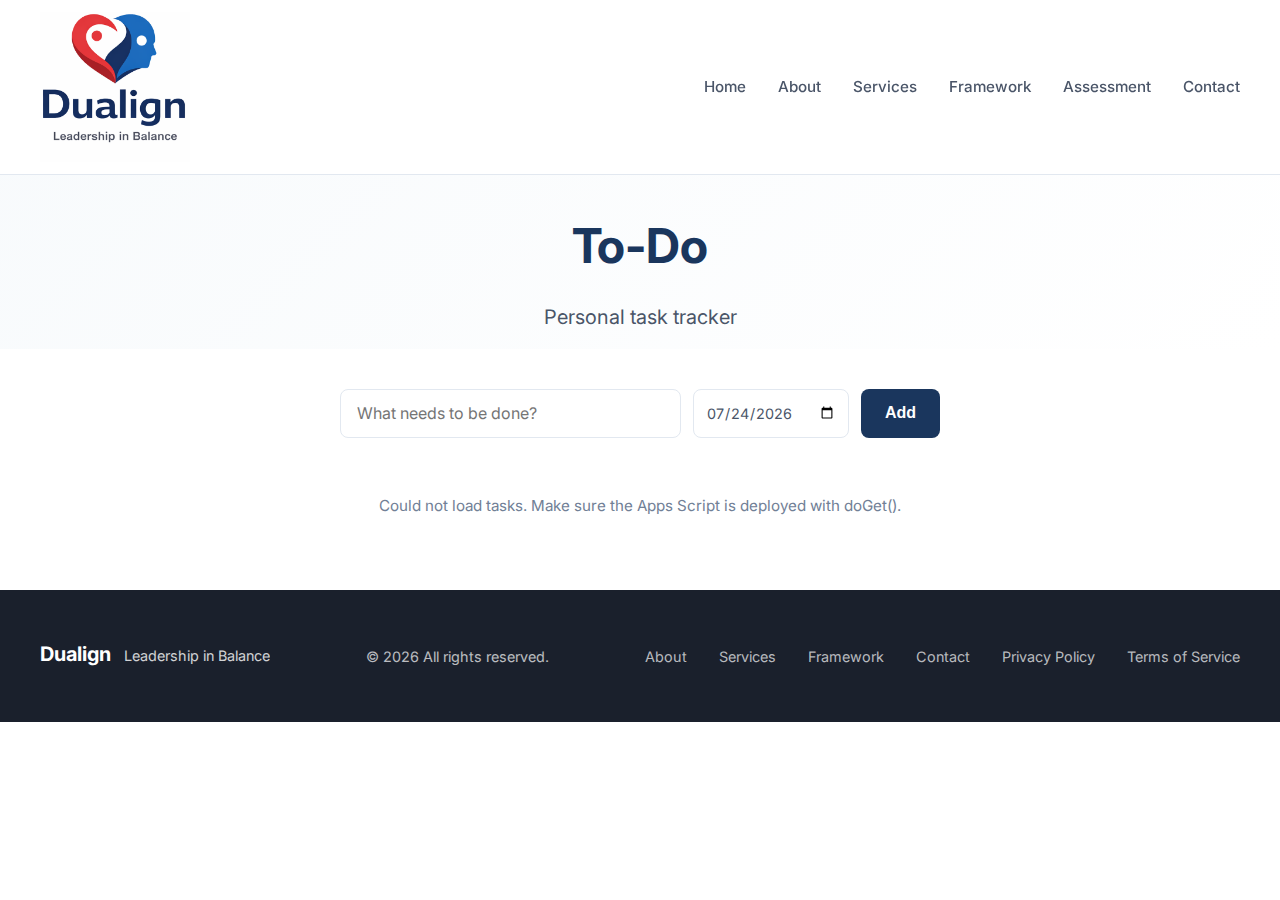
<file: todo.html>
<!DOCTYPE html>
<html lang="en">
<head>
    <meta charset="UTF-8">
    <meta name="viewport" content="width=device-width, initial-scale=1.0">
    <title>To-Do | Dualign</title>
    <link rel="icon" type="image/x-icon" href="favicon.ico">
    <link rel="icon" type="image/png" sizes="32x32" href="favicon-32x32.png">
    <link rel="apple-touch-icon" sizes="180x180" href="apple-touch-icon.png">
    <link rel="preconnect" href="https://fonts.googleapis.com">
    <link rel="preconnect" href="https://fonts.gstatic.com" crossorigin>
    <link href="https://fonts.googleapis.com/css2?family=Inter:wght@400;500;600;700&display=swap" rel="stylesheet">
    <link rel="stylesheet" href="styles.css">
</head>
<body>
    <nav>
        <div class="nav-container">
            <a href="index.html" class="logo"><img src="logo.png" alt="Dualign - Leadership in Balance"></a>
            <button class="mobile-menu-btn" aria-label="Toggle menu">
                <span></span>
                <span></span>
                <span></span>
            </button>
            <ul class="nav-links">
                <li><a href="index.html">Home</a></li>
                <li><a href="about.html">About</a></li>
                <li><a href="services.html">Services</a></li>
                <li><a href="framework.html">Framework</a></li>
                <li><a href="framework.html#assessment">Assessment</a></li>
                <li><a href="contact.html">Contact</a></li>
            </ul>
        </div>
    </nav>

    <div class="page-header">
        <h1>To-Do</h1>
        <p>Personal task tracker</p>
    </div>

    <section class="todo-section">
        <div class="todo-container">
            <form class="todo-input-row" id="todoForm">
                <input type="text" id="todoTask" placeholder="What needs to be done?" required>
                <input type="date" id="todoDue">
                <button type="submit" class="todo-add-btn" id="todoAddBtn">Add</button>
            </form>
            <div id="todoStatus"></div>

            <div id="loadingIndicator" class="todo-loading">Loading tasks...</div>

            <ul class="todo-list" id="todoList"></ul>

            <details class="todo-done-section" id="doneSection" style="display: none;">
                <summary class="todo-done-toggle">Completed <span id="doneCount"></span></summary>
                <ul class="todo-list" id="doneList"></ul>
            </details>
        </div>
    </section>

    <footer>
        <div class="footer-container">
            <p class="footer-brand">Dualign <span class="tagline">Leadership in Balance</span></p>
            <p>&copy; 2026 All rights reserved.</p>
            <ul class="footer-links">
                <li><a href="about.html">About</a></li>
                <li><a href="services.html">Services</a></li>
                <li><a href="framework.html">Framework</a></li>
                <li><a href="contact.html">Contact</a></li>
                <li><a href="privacy.html">Privacy Policy</a></li>
                <li><a href="terms.html">Terms of Service</a></li>
            </ul>
        </div>
    </footer>
    <script>
        document.querySelector('.mobile-menu-btn').addEventListener('click', function() {
            this.classList.toggle('active');
            document.querySelector('.nav-links').classList.toggle('active');
        });

        const GOOGLE_SCRIPT_URL = 'https://script.google.com/macros/s/AKfycbxkmFC0nt4N0U7Bxhb_b_0g128wkbv9rbr5xvo43WINbn-EjFDGMvvA4f9XbfbR2c5RIw/exec';

        var tasks = [];

        function loadTasks() {
            var loading = document.getElementById('loadingIndicator');
            loading.style.display = 'block';

            fetch(GOOGLE_SCRIPT_URL + '?type=todo')
                .then(function(r) { return r.json(); })
                .then(function(data) {
                    tasks = data.tasks || [];
                    renderTasks();
                })
                .catch(function(err) {
                    console.error('Error loading tasks:', err);
                    document.getElementById('todoList').innerHTML =
                        '<li class="todo-empty">Could not load tasks. Make sure the Apps Script is deployed with doGet().</li>';
                })
                .finally(function() {
                    loading.style.display = 'none';
                });
        }

        function renderTasks() {
            var pendingList = document.getElementById('todoList');
            var doneList = document.getElementById('doneList');
            var doneSection = document.getElementById('doneSection');
            var doneCount = document.getElementById('doneCount');

            var pending = tasks.filter(function(t) { return t.status === 'pending'; });
            var done = tasks.filter(function(t) { return t.status === 'completed'; });

            // Sort pending by due date (no date goes to end)
            pending.sort(function(a, b) {
                if (!a.dueDate && !b.dueDate) return 0;
                if (!a.dueDate) return 1;
                if (!b.dueDate) return -1;
                return a.dueDate.localeCompare(b.dueDate);
            });

            // Sort done by most recently completed (newest first)
            done.sort(function(a, b) {
                return (b.created || '').localeCompare(a.created || '');
            });

            if (pending.length === 0) {
                pendingList.innerHTML = '<li class="todo-empty">No tasks yet. Add one above!</li>';
            } else {
                pendingList.innerHTML = '';
                pending.forEach(function(task) {
                    pendingList.appendChild(createTaskEl(task, false));
                });
            }

            if (done.length > 0) {
                doneSection.style.display = 'block';
                doneCount.textContent = '(' + done.length + ')';
                doneList.innerHTML = '';
                done.forEach(function(task) {
                    doneList.appendChild(createTaskEl(task, true));
                });
            } else {
                doneSection.style.display = 'none';
            }
        }

        function createTaskEl(task, isDone) {
            var li = document.createElement('li');
            li.className = 'todo-item' + (isDone ? ' completed' : '');

            var checkbox = document.createElement('input');
            checkbox.type = 'checkbox';
            checkbox.className = 'todo-checkbox';
            checkbox.checked = isDone;
            checkbox.addEventListener('change', function() {
                toggleTask(task.id, !isDone);
            });

            var text = document.createElement('span');
            text.className = 'todo-text';
            text.textContent = task.task;

            var right = document.createElement('div');
            right.className = 'todo-item-right';

            if (task.dueDate) {
                var date = document.createElement('span');
                date.className = 'todo-date';
                // Check if overdue (pending only)
                if (!isDone) {
                    var today = new Date().toISOString().split('T')[0];
                    if (task.dueDate < today) {
                        date.classList.add('overdue');
                    } else if (task.dueDate === today) {
                        date.classList.add('today');
                    }
                }
                date.textContent = formatDate(task.dueDate);
                right.appendChild(date);
            }

            var deleteBtn = document.createElement('button');
            deleteBtn.className = 'todo-delete-btn';
            deleteBtn.innerHTML = '&times;';
            deleteBtn.title = 'Delete task';
            deleteBtn.addEventListener('click', function() {
                deleteTask(task.id);
            });
            right.appendChild(deleteBtn);

            li.appendChild(checkbox);
            li.appendChild(text);
            li.appendChild(right);
            return li;
        }

        function formatDate(dateStr) {
            if (!dateStr) return '';
            var parts = dateStr.split('-');
            var d = new Date(parts[0], parts[1] - 1, parts[2]);
            var today = new Date();
            today.setHours(0, 0, 0, 0);
            var tomorrow = new Date(today);
            tomorrow.setDate(tomorrow.getDate() + 1);

            if (d.getTime() === today.getTime()) return 'Today';
            if (d.getTime() === tomorrow.getTime()) return 'Tomorrow';

            var months = ['Jan', 'Feb', 'Mar', 'Apr', 'May', 'Jun', 'Jul', 'Aug', 'Sep', 'Oct', 'Nov', 'Dec'];
            return months[d.getMonth()] + ' ' + d.getDate();
        }

        function addTask(taskText, dueDate) {
            var btn = document.getElementById('todoAddBtn');
            btn.textContent = 'Adding...';
            btn.disabled = true;

            var payload = {
                type: 'todo',
                action: 'add',
                task: taskText,
                dueDate: dueDate || ''
            };

            fetch(GOOGLE_SCRIPT_URL, {
                method: 'POST',
                mode: 'no-cors',
                headers: { 'Content-Type': 'application/json' },
                body: JSON.stringify(payload)
            }).then(function() {
                // With no-cors we can't read the response, so add optimistically
                var newTask = {
                    id: Date.now().toString(),
                    task: taskText,
                    dueDate: dueDate || '',
                    status: 'pending',
                    created: new Date().toISOString()
                };
                tasks.push(newTask);
                renderTasks();
                document.getElementById('todoForm').reset();
                // Set default date to today for next entry
                document.getElementById('todoDue').valueAsDate = new Date();
            }).catch(function(err) {
                console.error('Error adding task:', err);
                showStatus('Failed to add task. Try again.', 'error');
            }).finally(function() {
                btn.textContent = 'Add';
                btn.disabled = false;
            });
        }

        function toggleTask(taskId, complete) {
            var payload = {
                type: 'todo',
                action: 'complete',
                id: taskId,
                status: complete ? 'completed' : 'pending'
            };

            // Optimistic update
            tasks = tasks.map(function(t) {
                if (t.id === taskId) {
                    t.status = complete ? 'completed' : 'pending';
                }
                return t;
            });
            renderTasks();

            fetch(GOOGLE_SCRIPT_URL, {
                method: 'POST',
                mode: 'no-cors',
                headers: { 'Content-Type': 'application/json' },
                body: JSON.stringify(payload)
            }).catch(function(err) {
                console.error('Error toggling task:', err);
            });
        }

        function deleteTask(taskId) {
            var payload = {
                type: 'todo',
                action: 'delete',
                id: taskId
            };

            // Optimistic update
            tasks = tasks.filter(function(t) { return t.id !== taskId; });
            renderTasks();

            fetch(GOOGLE_SCRIPT_URL, {
                method: 'POST',
                mode: 'no-cors',
                headers: { 'Content-Type': 'application/json' },
                body: JSON.stringify(payload)
            }).catch(function(err) {
                console.error('Error deleting task:', err);
            });
        }

        function showStatus(message, type) {
            var status = document.getElementById('todoStatus');
            status.textContent = message;
            status.style.display = 'block';
            status.className = 'todo-status ' + type;
            setTimeout(function() { status.style.display = 'none'; }, 3000);
        }

        // Form submit
        document.getElementById('todoForm').addEventListener('submit', function(e) {
            e.preventDefault();
            var taskText = document.getElementById('todoTask').value.trim();
            var dueDate = document.getElementById('todoDue').value;
            if (taskText) {
                addTask(taskText, dueDate);
            }
        });

        // Default due date to today
        document.getElementById('todoDue').valueAsDate = new Date();

        // Load tasks on page load
        loadTasks();
    </script>
</body>
</html>
</file>
<file: styles.css>
* {
    margin: 0;
    padding: 0;
    box-sizing: border-box;
}

:root {
    --primary: #1a365d;
    --primary-light: #2c5282;
    --accent: #3182ce;
    --heart: #e53e3e;
    --heart-light: #fc8181;
    --head: #3182ce;
    --head-light: #63b3ed;
    --text-dark: #1a202c;
    --text-medium: #4a5568;
    --text-light: #718096;
    --bg-light: #f7fafc;
    --bg-white: #ffffff;
    --border: #e2e8f0;
    --success: #38a169;
}

html {
    scroll-behavior: smooth;
}

body {
    font-family: 'Inter', -apple-system, BlinkMacSystemFont, sans-serif;
    line-height: 1.6;
    color: var(--text-dark);
}

/* Navigation */
nav {
    position: fixed;
    top: 0;
    left: 0;
    right: 0;
    background: rgba(255, 255, 255, 0.95);
    backdrop-filter: blur(10px);
    padding: 0.75rem 2rem;
    z-index: 1000;
    border-bottom: 1px solid var(--border);
}

.nav-container {
    max-width: 1200px;
    margin: 0 auto;
    display: flex;
    justify-content: space-between;
    align-items: center;
}

.logo {
    display: flex;
    align-items: center;
    text-decoration: none;
}

.logo img {
    height: 150px;
    width: auto;
    transition: opacity 0.2s;
}

.logo:hover img {
    opacity: 0.85;
}

.nav-links {
    display: flex;
    gap: 2rem;
    list-style: none;
}

.nav-links a {
    text-decoration: none;
    color: var(--text-medium);
    font-weight: 500;
    font-size: 0.95rem;
    transition: color 0.2s;
}

.nav-links a:hover,
.nav-links a.active {
    color: var(--primary);
}

/* Mobile Menu Button */
.mobile-menu-btn {
    display: none;
    flex-direction: column;
    justify-content: center;
    align-items: center;
    width: 40px;
    height: 40px;
    background: none;
    border: none;
    cursor: pointer;
    padding: 8px;
    z-index: 1001;
}

.mobile-menu-btn span {
    display: block;
    width: 24px;
    height: 2px;
    background: var(--primary);
    margin: 3px 0;
    transition: transform 0.3s, opacity 0.3s;
}

.mobile-menu-btn.active span:nth-child(1) {
    transform: rotate(45deg) translate(5px, 5px);
}

.mobile-menu-btn.active span:nth-child(2) {
    opacity: 0;
}

.mobile-menu-btn.active span:nth-child(3) {
    transform: rotate(-45deg) translate(6px, -6px);
}

/* Hero Section */
.hero {
    min-height: 100vh;
    display: flex;
    align-items: center;
    padding: 12rem 2rem 4rem;
    background: linear-gradient(135deg, var(--bg-light) 0%, var(--bg-white) 100%);
}

.hero-container {
    max-width: 1200px;
    margin: 0 auto;
    display: grid;
    grid-template-columns: 1fr 1fr;
    gap: 4rem;
    align-items: center;
}

.hero-content .hero-eyebrow {
    font-size: 0.9rem;
    font-weight: 600;
    text-transform: uppercase;
    letter-spacing: 0.1em;
    color: var(--accent);
    margin-bottom: 1rem;
}

.hero-content h1 {
    font-size: 3.5rem;
    font-weight: 700;
    line-height: 1.1;
    color: var(--primary);
    margin-bottom: 1.5rem;
}

.hero-content .subtitle {
    font-size: 1.5rem;
    color: var(--text-medium);
    margin-bottom: 1rem;
    font-weight: 400;
}

.hero-content .tagline {
    font-size: 1.1rem;
    color: var(--text-medium);
    margin-bottom: 0.75rem;
    max-width: 500px;
}

.hero-philosophy {
    font-size: 1rem;
    color: var(--text-medium);
    line-height: 1.75;
    max-width: 520px;
    margin-bottom: 1.25rem;
}

.hero-triggers {
    font-size: 0.9rem;
    color: var(--text-light);
    opacity: 0.75;
    letter-spacing: 0.5px;
    margin-bottom: 2rem;
}

.hero-buttons {
    display: flex;
    gap: 1rem;
    flex-wrap: wrap;
}

.cta-button {
    display: inline-block;
    background: var(--primary);
    color: white;
    padding: 1rem 2rem;
    text-decoration: none;
    border-radius: 8px;
    font-weight: 600;
    transition: background 0.2s, transform 0.2s;
    border: none;
    cursor: pointer;
    font-size: 1rem;
}

.cta-button:hover {
    background: var(--primary-light);
    transform: translateY(-2px);
}

.cta-button.secondary {
    background: transparent;
    border: 2px solid var(--primary);
    color: var(--primary);
}

.cta-button.secondary:hover {
    background: var(--primary);
    color: white;
}

.hero-visual {
    display: flex;
    justify-content: center;
    align-items: center;
}

.hero-graphic {
    width: 100%;
    max-width: 400px;
    aspect-ratio: 1;
    background: linear-gradient(135deg, var(--primary) 0%, var(--accent) 100%);
    border-radius: 50%;
    display: flex;
    align-items: center;
    justify-content: center;
    position: relative;
    cursor: pointer;
    transition: transform 0.3s, box-shadow 0.3s;
    text-decoration: none;
}

.hero-graphic:hover {
    transform: scale(1.02);
    box-shadow: 0 20px 60px rgba(26, 54, 93, 0.3);
}

.hero-graphic::before {
    content: '';
    position: absolute;
    width: 80%;
    height: 80%;
    border: 2px solid rgba(255,255,255,0.3);
    border-radius: 50%;
}

.hero-graphic-text {
    color: white;
    text-align: center;
    padding: 2rem;
}

.hero-graphic-text .framework {
    font-size: 1.1rem;
    font-weight: 500;
    opacity: 0.9;
    margin-bottom: 0.5rem;
}

.hero-graphic-text .framework-name {
    font-size: 1.5rem;
    font-weight: 700;
}

.hero-graphic-text .click-hint {
    font-size: 0.85rem;
    opacity: 0.8;
    margin-top: 1rem;
}

/* Page Header (for inner pages) */
.page-header {
    padding: 13rem 2rem 1rem;
    background: linear-gradient(135deg, var(--bg-light) 0%, var(--bg-white) 100%);
    text-align: center;
}

.page-header h1 {
    font-size: 3rem;
    color: var(--primary);
    margin-bottom: 1rem;
}

.page-header p {
    font-size: 1.25rem;
    color: var(--text-medium);
    max-width: 600px;
    margin: 0 auto;
}

/* Section Styling */
section {
    padding: 2.5rem 2rem;
}

.section-header {
    text-align: center;
    margin-bottom: 4rem;
}

.section-header h2 {
    font-size: 2.5rem;
    color: var(--primary);
    margin-bottom: 1rem;
}

.section-header p {
    color: var(--text-medium);
    max-width: 600px;
    margin: 0 auto;
    font-size: 1.1rem;
}

/* About Section */
.about {
    background: var(--bg-white);
}

.about-intro {
    max-width: 800px;
    margin: 0 auto 2rem;
    font-size: 1.1rem;
    line-height: 1.8;
    color: var(--text-medium);
    text-align: center;
}

.about-container {
    max-width: 1000px;
    margin: 0 auto;
}

.about-content {
    display: grid;
    grid-template-columns: 1fr 2fr;
    gap: 4rem;
    align-items: start;
}

.about-sidebar {
    display: flex;
    flex-direction: column;
    gap: 2rem;
}

.headshot-container {
    text-align: center;
}

.headshot {
    width: 100%;
    max-width: 180px;
    border-radius: 12px;
    box-shadow: 0 10px 40px rgba(26, 54, 93, 0.15);
}

.linkedin-link {
    display: inline-flex;
    align-items: center;
    gap: 0.5rem;
    margin-top: 1rem;
    padding: 0.5rem 1rem;
    background: #0A66C2;
    color: white;
    text-decoration: none;
    border-radius: 6px;
    font-size: 0.9rem;
    font-weight: 500;
    transition: background 0.2s, transform 0.2s;
}

.linkedin-link:hover {
    background: #004182;
    transform: translateY(-2px);
}

.linkedin-link svg {
    width: 18px;
    height: 18px;
}

.about-stats {
    display: flex;
    flex-direction: column;
    gap: 2rem;
}

.stat {
    text-align: center;
    padding: 1.5rem;
    background: var(--bg-light);
    border-radius: 12px;
}

.stat-number {
    font-size: 2rem;
    font-weight: 700;
    color: var(--primary);
}

.stat-label {
    color: var(--text-medium);
    font-size: 0.9rem;
    margin-top: 0.25rem;
}

.about-text h3 {
    font-size: 1.75rem;
    color: var(--primary);
    margin-bottom: 1rem;
}

.about-text p {
    color: var(--text-medium);
    margin-bottom: 1.25rem;
    font-size: 1.05rem;
}

/* Proven Theses Section */
.proven-theses {
    margin: 2.5rem 0;
}

.proven-theses h3 {
    font-size: 1.75rem;
    color: var(--primary);
    margin-bottom: 1rem;
}

.thesis-card {
    background: var(--bg-light);
    border-left: 4px solid var(--primary);
    padding: 1.5rem 1.75rem;
    border-radius: 0 12px 12px 0;
    margin-bottom: 1.25rem;
}

.thesis-card h4 {
    font-size: 1.1rem;
    color: var(--primary);
    margin-bottom: 0.5rem;
    font-style: italic;
}

.thesis-card p {
    font-size: 0.95rem;
    color: var(--text-medium);
    margin-bottom: 0;
    line-height: 1.6;
}

.credentials {
    display: flex;
    flex-wrap: wrap;
    gap: 0.75rem;
    margin-top: 2rem;
}

.credential {
    background: var(--bg-light);
    padding: 0.5rem 1rem;
    border-radius: 20px;
    font-size: 0.9rem;
    color: var(--text-medium);
    border: 1px solid var(--border);
}

/* Services Section */
.services {
    background: var(--bg-light);
}

.services-container {
    max-width: 1200px;
    margin: 0 auto;
}

.who-i-work-with {
    max-width: 800px;
    margin: 0 auto 2rem;
    text-align: center;
}

.who-i-work-with p {
    font-size: 1.15rem;
    line-height: 1.7;
    color: var(--text-medium);
}

.services-grid {
    max-width: 1200px;
    margin: 0 auto;
    display: grid;
    grid-template-columns: repeat(auto-fit, minmax(280px, 1fr));
    gap: 2rem;
}

.service-card {
    background: var(--bg-white);
    padding: 2.5rem;
    border-radius: 16px;
    border: 1px solid var(--border);
    transition: transform 0.2s, box-shadow 0.2s;
}

.service-card:hover {
    transform: translateY(-4px);
    box-shadow: 0 12px 40px rgba(0,0,0,0.08);
}

.service-tag {
    display: inline-block;
    font-size: 0.7rem;
    font-weight: 600;
    text-transform: uppercase;
    letter-spacing: 0.75px;
    padding: 0.25rem 0.65rem;
    border-radius: 4px;
    background: rgba(26, 54, 93, 0.08);
    color: var(--primary);
    margin-bottom: 1rem;
}

.service-tag.tag-embed {
    background: rgba(49, 151, 149, 0.1);
    color: #319795;
}

.service-tag.tag-board {
    background: rgba(214, 158, 46, 0.12);
    color: #b7791f;
}

.service-icon {
    width: 56px;
    height: 56px;
    background: linear-gradient(135deg, var(--primary) 0%, var(--accent) 100%);
    border-radius: 12px;
    display: flex;
    align-items: center;
    justify-content: center;
    margin-bottom: 1.5rem;
}

.service-icon svg {
    width: 28px;
    height: 28px;
    stroke: white;
    fill: none;
    stroke-width: 2;
}

.service-card h3 {
    font-size: 1.25rem;
    color: var(--primary);
    margin-bottom: 0.75rem;
}

.service-card p {
    color: var(--text-medium);
    font-size: 0.95rem;
}

/* FAQ Section */
.faq-section {
    background: var(--bg-light);
}

.faq-container {
    max-width: 760px;
    margin: 0 auto;
    text-align: center;
}

.faq-container h2 {
    font-size: 2rem;
    color: var(--primary);
    margin-bottom: 2rem;
}

.faq-list {
    text-align: left;
}

.faq-item {
    border-bottom: 1px solid var(--border);
}

.faq-item:first-child {
    border-top: 1px solid var(--border);
}

.faq-question {
    width: 100%;
    display: flex;
    justify-content: space-between;
    align-items: center;
    padding: 1.25rem 0;
    background: none;
    border: none;
    font-family: inherit;
    font-size: 1.05rem;
    font-weight: 600;
    color: var(--text-dark);
    cursor: pointer;
    text-align: left;
    gap: 1rem;
    transition: color 0.2s;
}

.faq-question:hover {
    color: var(--primary);
}

.faq-toggle {
    font-size: 1.4rem;
    font-weight: 300;
    color: var(--text-light);
    flex-shrink: 0;
    transition: transform 0.2s;
    line-height: 1;
}

.faq-item.open .faq-toggle {
    transform: rotate(45deg);
}

.faq-answer {
    max-height: 0;
    overflow: hidden;
    transition: max-height 0.3s ease, padding 0.3s ease;
}

.faq-item.open .faq-answer {
    max-height: 600px;
    padding-bottom: 1.25rem;
}

.faq-answer p {
    color: var(--text-medium);
    font-size: 0.95rem;
    line-height: 1.7;
}

.faq-answer a {
    color: var(--accent);
    font-weight: 500;
}

.faq-answer a:hover {
    color: var(--primary);
}

/* Framework Section */
.framework-section {
    background: var(--primary);
    color: white;
}

.framework-container {
    max-width: 900px;
    margin: 0 auto;
    text-align: center;
}

.framework-section h2 {
    font-size: 2.5rem;
    margin-bottom: 1.5rem;
}

.framework-section .subtitle {
    font-size: 1.25rem;
    opacity: 0.9;
    margin-bottom: 3rem;
}

.framework-pillars {
    display: grid;
    grid-template-columns: 1fr auto 1fr;
    gap: 0;
    column-gap: 1rem;
    text-align: left;
}

/* Framework Quadrant Diagram */
.framework-quadrant {
    margin-bottom: 3rem;
}

.fq-grid {
    position: relative;
    display: grid;
    grid-template-columns: 1fr 1fr;
    grid-template-rows: 1fr 1fr;
    max-width: 480px;
    margin: 0 auto;
    aspect-ratio: 1;
    border: 1px solid rgba(255,255,255,0.2);
    border-radius: 12px;
    overflow: hidden;
}

.fq-cell {
    display: flex;
    flex-direction: column;
    align-items: center;
    justify-content: center;
    padding: 1.5rem 1rem;
    gap: 0.5rem;
    transition: background 0.3s;
}

.fq-cell:hover {
    background: rgba(255,255,255,0.08);
}

.fq-top-left {
    border-right: 1px solid rgba(255,255,255,0.15);
    border-bottom: 1px solid rgba(255,255,255,0.15);
    background: rgba(229, 62, 62, 0.1);
}

.fq-top-right {
    border-bottom: 1px solid rgba(255,255,255,0.15);
    background: rgba(56, 161, 105, 0.15);
}

.fq-bottom-left {
    border-right: 1px solid rgba(255,255,255,0.15);
    background: rgba(255,255,255,0.03);
}

.fq-bottom-right {
    background: rgba(49, 130, 206, 0.1);
}

.fq-icon {
    font-size: 1.75rem;
    opacity: 0.9;
}

.fq-top-right .fq-icon {
    color: #68d391;
}

.fq-top-left .fq-icon {
    color: var(--heart);
}

.fq-bottom-right .fq-icon {
    color: var(--head);
}

.fq-bottom-left .fq-icon {
    color: #fbd38d;
}

.fq-label {
    font-size: 0.85rem;
    font-weight: 600;
    text-align: center;
    line-height: 1.3;
    opacity: 0.9;
}

.fq-axis-x {
    position: absolute;
    bottom: -1.75rem;
    right: 0.5rem;
    font-size: 0.75rem;
    text-transform: uppercase;
    letter-spacing: 1px;
    opacity: 0.6;
}

.fq-axis-y {
    position: absolute;
    top: 0.5rem;
    left: -0.25rem;
    font-size: 0.75rem;
    text-transform: uppercase;
    letter-spacing: 1px;
    opacity: 0.6;
}

/* Pillar Cards — enhanced */
.pillar {
    background: rgba(255,255,255,0.1);
    padding: 2rem;
    border-radius: 12px;
    position: relative;
}

.pillar--heart {
    border-left: 4px solid var(--heart);
}

.pillar--head {
    border-left: 4px solid var(--head);
}

.pillar h3 {
    font-size: 1.5rem;
    margin-bottom: 1rem;
    display: flex;
    align-items: center;
    gap: 0.75rem;
}

.pillar-icon {
    font-size: 1.75rem;
}

.pillar--heart .pillar-icon {
    color: var(--heart);
}

.pillar--head .pillar-icon {
    color: var(--head);
}

.pillar p {
    opacity: 0.9;
    font-size: 0.95rem;
}

.pillar ul {
    margin-top: 1rem;
    opacity: 0.9;
    font-size: 0.9rem;
    padding-left: 0;
    list-style: none;
}

.pillar ul li {
    padding: 0.3rem 0;
    padding-left: 1.5rem;
    position: relative;
}

.pillar ul li::before {
    content: '';
    position: absolute;
    left: 0;
    top: 0.65rem;
    width: 8px;
    height: 8px;
    border-radius: 50%;
    opacity: 0.7;
}

.pillar--heart ul li::before {
    background: var(--heart);
}

.pillar--head ul li::before {
    background: var(--head);
}

/* Pillar Connector */
.pillar-connector {
    display: flex;
    flex-direction: column;
    align-items: center;
    justify-content: center;
    gap: 0.75rem;
    padding: 1rem 0;
}

.connector-line {
    flex: 1;
    width: 1px;
    background: rgba(255,255,255,0.25);
}

.connector-label {
    font-size: 0.7rem;
    font-weight: 600;
    text-transform: uppercase;
    letter-spacing: 1.5px;
    opacity: 0.7;
    writing-mode: vertical-lr;
    text-orientation: mixed;
    white-space: nowrap;
}

/* Misalignment Costs */
.misalignment-costs {
    margin-top: 3rem;
    margin-bottom: 1rem;
}

.misalignment-costs h3 {
    font-size: 1.35rem;
    margin-bottom: 1.5rem;
    opacity: 0.95;
}

.costs-grid {
    display: grid;
    grid-template-columns: repeat(4, 1fr);
    gap: 1.25rem;
    text-align: center;
}

.cost-card {
    background: rgba(255,255,255,0.08);
    border-radius: 10px;
    padding: 1.5rem 1rem;
    border: 1px solid rgba(255,255,255,0.1);
    transition: background 0.2s;
}

.cost-card:hover {
    background: rgba(255,255,255,0.14);
}

.cost-card svg {
    opacity: 0.8;
    margin-bottom: 0.75rem;
}

.cost-card h4 {
    font-size: 0.95rem;
    font-weight: 600;
    margin-bottom: 0.4rem;
}

.cost-card p {
    font-size: 0.8rem;
    opacity: 0.7;
    line-height: 1.4;
}

.subtitle--italic {
    margin-top: 1rem;
    font-style: italic;
}

.subtitle--bold {
    margin-top: 2rem;
    font-weight: 600;
}

.optional-label {
    font-weight: 400;
    color: var(--text-light);
}

.final-cta .assessment-benefits {
    justify-content: flex-start;
    margin-top: 1.5rem;
}

/* Assessment CTA Section */
.assessment-cta {
    background: linear-gradient(135deg, #667eea 0%, #764ba2 100%);
    color: white;
    text-align: center;
}

.assessment-cta-container {
    max-width: 800px;
    margin: 0 auto;
}

.assessment-cta h2 {
    font-size: 2.5rem;
    margin-bottom: 1rem;
}

.assessment-cta .lead {
    font-size: 1.25rem;
    opacity: 0.95;
    margin-bottom: 2rem;
}

.assessment-cta p {
    opacity: 0.9;
    margin-bottom: 2rem;
}

.assessment-cta .cta-button {
    background: white;
    color: #667eea;
    padding: 1.25rem 2.5rem;
    font-size: 1.1rem;
}

.assessment-cta .cta-button:hover {
    transform: translateY(-3px);
    box-shadow: 0 10px 30px rgba(0,0,0,0.2);
}

/* PDF Download Card */
.pdf-download {
    display: inline-flex;
    align-items: center;
    gap: 1rem;
    background: rgba(255,255,255,0.12);
    border: 1px solid rgba(255,255,255,0.25);
    border-radius: 10px;
    padding: 1rem 1.5rem;
    margin-top: 1.5rem;
    text-decoration: none;
    color: white;
    transition: background 0.2s, transform 0.2s;
}

.pdf-download:hover {
    background: rgba(255,255,255,0.2);
    transform: translateY(-2px);
}

.pdf-download-icon {
    flex-shrink: 0;
    width: 36px;
    height: 36px;
    opacity: 0.9;
}

.pdf-download-text {
    text-align: left;
}

.pdf-download-title {
    display: block;
    font-weight: 600;
    font-size: 0.95rem;
    margin-bottom: 0.2rem;
}

.pdf-download-desc {
    display: block;
    font-size: 0.8rem;
    opacity: 0.75;
}

/* PDF Download Card — Contact page variant (light background) */
.contact-pdf-download {
    display: inline-flex;
    align-items: center;
    gap: 1rem;
    background: var(--bg-light);
    border: 1px solid var(--border);
    border-radius: 10px;
    padding: 1rem 1.5rem;
    text-decoration: none;
    color: var(--text-dark);
    transition: background 0.2s, transform 0.2s, border-color 0.2s;
}

.contact-pdf-download:hover {
    background: white;
    border-color: var(--accent);
    transform: translateY(-2px);
}

.contact-pdf-download .pdf-download-icon {
    color: var(--accent);
}

.contact-pdf-download .pdf-download-title {
    color: var(--primary);
}

.contact-pdf-download .pdf-download-desc {
    color: var(--text-light);
}

.contact-download-wrapper {
    text-align: center;
    margin-top: 2rem;
    padding-top: 1.5rem;
    border-top: 1px solid var(--border);
}

.contact-download-wrapper p {
    font-size: 0.9rem;
    color: var(--text-light);
    margin-bottom: 1rem;
}

.assessment-benefits {
    display: flex;
    justify-content: center;
    gap: 2rem;
    margin-top: 2.5rem;
    flex-wrap: wrap;
}

.benefit {
    display: flex;
    align-items: center;
    gap: 0.5rem;
    font-size: 0.95rem;
}

.benefit svg {
    width: 20px;
    height: 20px;
}

/* Contact Section */
.contact {
    background: var(--bg-white);
}

.contact-container {
    max-width: 600px;
    margin: 0 auto;
    text-align: center;
}

.contact-intro {
    margin-bottom: 2rem;
}

.contact-intro > p {
    color: var(--text-medium);
    font-size: 1.1rem;
}

.contact-direct {
    margin-top: 1.5rem;
    padding-top: 1.5rem;
    border-top: 1px solid var(--border);
}

.contact-direct > p {
    color: var(--text-medium);
    font-size: 0.95rem;
    margin-bottom: 1rem;
}

.contact-methods {
    display: flex;
    justify-content: center;
    gap: 2rem;
    flex-wrap: wrap;
}

.contact-method {
    display: inline-flex;
    align-items: center;
    gap: 0.5rem;
    color: var(--primary);
    text-decoration: none;
    font-weight: 500;
    font-size: 1.05rem;
    transition: color 0.2s;
}

.contact-method:hover {
    color: var(--accent);
}

.contact-method svg {
    width: 20px;
    height: 20px;
}

.booking-card {
    text-align: center;
    background: var(--bg-light);
    border: 2px solid var(--primary);
    border-radius: 16px;
    padding: 2.5rem 2rem;
    margin-bottom: 2rem;
}

.booking-card h3 {
    font-size: 1.35rem;
    color: var(--primary);
    margin-bottom: 0.5rem;
}

.booking-card p {
    color: var(--text-medium);
    font-size: 1rem;
    margin-bottom: 1.5rem;
}

.contact-divider {
    text-align: center;
    margin: 2rem 0;
    position: relative;
}

.contact-divider::before {
    content: '';
    position: absolute;
    top: 50%;
    left: 0;
    right: 0;
    height: 1px;
    background: var(--border);
}

.contact-divider span {
    position: relative;
    background: var(--bg-white);
    padding: 0 1rem;
    color: var(--text-light);
    font-size: 0.9rem;
    text-transform: lowercase;
}

.contact-form {
    display: flex;
    flex-direction: column;
    gap: 1.5rem;
}

.form-group {
    text-align: left;
}

.form-group label {
    display: block;
    margin-bottom: 0.5rem;
    font-weight: 500;
    color: var(--text-dark);
}

.form-group input,
.form-group textarea,
.form-group select {
    width: 100%;
    padding: 1rem;
    border: 1px solid var(--border);
    border-radius: 8px;
    font-family: inherit;
    font-size: 1rem;
    transition: border-color 0.2s;
}

.form-group select {
    background-color: #fff;
    cursor: pointer;
    appearance: none;
    background-image: url("data:image/svg+xml,%3Csvg xmlns='http://www.w3.org/2000/svg' width='12' height='8' viewBox='0 0 12 8'%3E%3Cpath fill='%23666' d='M1.41 0L6 4.58 10.59 0 12 1.41l-6 6-6-6z'/%3E%3C/svg%3E");
    background-repeat: no-repeat;
    background-position: right 1rem center;
    padding-right: 2.5rem;
}

.form-group input:focus,
.form-group textarea:focus,
.form-group select:focus {
    outline: none;
    border-color: var(--accent);
}

.form-group textarea {
    min-height: 150px;
    resize: vertical;
}

.submit-button {
    background: var(--primary);
    color: white;
    padding: 1rem 2rem;
    border: none;
    border-radius: 8px;
    font-size: 1rem;
    font-weight: 600;
    cursor: pointer;
    transition: background 0.2s;
}

.submit-button:hover {
    background: var(--primary-light);
}

/* Footer */
footer {
    background: var(--text-dark);
    color: white;
    padding: 3rem 2rem;
}

.footer-container {
    max-width: 1200px;
    margin: 0 auto;
    display: flex;
    justify-content: space-between;
    align-items: center;
    flex-wrap: wrap;
    gap: 2rem;
}

.footer-links {
    display: flex;
    gap: 2rem;
    list-style: none;
}

.footer-links a {
    color: rgba(255,255,255,0.7);
    text-decoration: none;
    font-size: 0.9rem;
    transition: color 0.2s;
}

.footer-links a:hover {
    color: white;
}

footer p {
    opacity: 0.7;
    font-size: 0.9rem;
}

.footer-brand {
    font-size: 1.25rem;
    font-weight: 700;
    opacity: 1;
    margin-bottom: 0.25rem;
}

.footer-brand .tagline {
    font-weight: 400;
    font-size: 0.9rem;
    opacity: 0.8;
    margin-left: 0.5rem;
}

.footer-about {
    font-size: 0.8rem;
    opacity: 0.6;
    max-width: 600px;
    margin: 0.5rem auto 0.75rem;
    line-height: 1.6;
}

/* Assessment Modal */
.modal-overlay {
    display: none;
    position: fixed;
    top: 0;
    left: 0;
    right: 0;
    bottom: 0;
    background: rgba(0, 0, 0, 0.7);
    z-index: 2000;
    align-items: center;
    justify-content: center;
    padding: 1rem;
    overflow-y: auto;
}

.modal-overlay.active {
    display: flex;
}

.modal {
    background: white;
    border-radius: 20px;
    width: 100%;
    max-width: 700px;
    max-height: 90vh;
    overflow-y: auto;
    position: relative;
    animation: modalSlideIn 0.3s ease;
}

@keyframes modalSlideIn {
    from {
        opacity: 0;
        transform: translateY(-20px);
    }
    to {
        opacity: 1;
        transform: translateY(0);
    }
}

.modal-close {
    position: absolute;
    top: 1.5rem;
    right: 1.5rem;
    background: none;
    border: none;
    font-size: 1.5rem;
    cursor: pointer;
    color: var(--text-light);
    transition: color 0.2s;
    z-index: 10;
}

.modal-close:hover {
    color: var(--text-dark);
}

.modal-content {
    padding: 3rem;
}

/* Assessment Steps */
.assessment-step {
    display: none;
}

.assessment-step.active {
    display: block;
}

/* Intro Step */
.assessment-intro {
    text-align: center;
}

.assessment-intro h2 {
    font-size: 2rem;
    color: var(--primary);
    margin-bottom: 1rem;
}

.assessment-intro p {
    color: var(--text-medium);
    margin-bottom: 1.5rem;
}

.assessment-preview {
    display: flex;
    justify-content: center;
    gap: 3rem;
    margin: 2rem 0;
}

.preview-item {
    text-align: center;
}

.preview-icon {
    width: 60px;
    height: 60px;
    border-radius: 50%;
    display: flex;
    align-items: center;
    justify-content: center;
    margin: 0 auto 0.75rem;
    font-size: 1.5rem;
}

.preview-icon.heart {
    background: linear-gradient(135deg, var(--heart) 0%, var(--heart-light) 100%);
    color: white;
}

.preview-icon.head {
    background: linear-gradient(135deg, var(--head) 0%, var(--head-light) 100%);
    color: white;
}

.preview-item span {
    font-weight: 600;
    color: var(--text-dark);
}

.assessment-meta {
    display: flex;
    justify-content: center;
    gap: 2rem;
    margin: 2rem 0;
    color: var(--text-light);
    font-size: 0.9rem;
}

/* Progress Bar */
.progress-container {
    margin-bottom: 2rem;
}

.progress-bar {
    height: 6px;
    background: var(--bg-light);
    border-radius: 3px;
    overflow: hidden;
}

.progress-fill {
    height: 100%;
    background: linear-gradient(90deg, var(--heart) 0%, var(--head) 100%);
    transition: width 0.3s ease;
    border-radius: 3px;
}

.progress-text {
    display: flex;
    justify-content: space-between;
    margin-top: 0.5rem;
    font-size: 0.85rem;
    color: var(--text-light);
}

/* Question Styling */
.question-container {
    text-align: center;
}

.question-category {
    display: inline-flex;
    align-items: center;
    gap: 0.5rem;
    padding: 0.5rem 1rem;
    border-radius: 20px;
    font-size: 0.85rem;
    font-weight: 600;
    margin-bottom: 1.5rem;
}

.question-category.heart {
    background: rgba(229, 62, 62, 0.1);
    color: var(--heart);
}

.question-category.head {
    background: rgba(49, 130, 206, 0.1);
    color: var(--head);
}

.question-text {
    font-size: 1.5rem;
    font-weight: 600;
    color: var(--text-dark);
    margin-bottom: 2.5rem;
    line-height: 1.4;
}

/* Rating Scale */
.rating-scale {
    display: flex;
    flex-direction: column;
    gap: 0.75rem;
}

.rating-option {
    display: flex;
    align-items: center;
    padding: 1rem 1.5rem;
    border: 2px solid var(--border);
    border-radius: 12px;
    cursor: pointer;
    transition: all 0.2s;
}

.rating-option:hover {
    border-color: var(--accent);
    background: var(--bg-light);
}

.rating-option.selected {
    border-color: var(--accent);
    background: rgba(49, 130, 206, 0.1);
}

.rating-option input {
    display: none;
}

.rating-number {
    width: 32px;
    height: 32px;
    border-radius: 50%;
    background: var(--bg-light);
    display: flex;
    align-items: center;
    justify-content: center;
    font-weight: 600;
    margin-right: 1rem;
    color: var(--text-medium);
}

.rating-option.selected .rating-number {
    background: var(--accent);
    color: white;
}

.rating-label {
    font-size: 0.95rem;
    color: var(--text-medium);
}

.nav-buttons {
    display: flex;
    justify-content: space-between;
    margin-top: 2rem;
    padding-top: 2rem;
    border-top: 1px solid var(--border);
}

.nav-button {
    padding: 0.75rem 1.5rem;
    border-radius: 8px;
    font-weight: 600;
    cursor: pointer;
    transition: all 0.2s;
    font-size: 0.95rem;
}

.nav-button.back {
    background: var(--bg-light);
    border: none;
    color: var(--text-medium);
}

.nav-button.back:hover {
    background: var(--border);
}

.nav-button.next {
    background: var(--primary);
    border: none;
    color: white;
}

.nav-button.next:hover {
    background: var(--primary-light);
}

.nav-button:disabled {
    opacity: 0.5;
    cursor: not-allowed;
}

/* Lead Capture */
.lead-capture {
    text-align: center;
}

.lead-capture h2 {
    font-size: 1.75rem;
    color: var(--primary);
    margin-bottom: 0.5rem;
}

.lead-capture .subtitle {
    color: var(--text-medium);
    margin-bottom: 2rem;
}

.lead-form {
    max-width: 400px;
    margin: 0 auto;
}

.lead-form .form-group {
    margin-bottom: 1rem;
}

.lead-form input {
    width: 100%;
    padding: 1rem;
    border: 2px solid var(--border);
    border-radius: 8px;
    font-size: 1rem;
    transition: border-color 0.2s;
}

.lead-form input:focus {
    outline: none;
    border-color: var(--accent);
}

.lead-form button {
    width: 100%;
    padding: 1rem;
    background: linear-gradient(135deg, var(--heart) 0%, var(--head) 100%);
    color: white;
    border: none;
    border-radius: 8px;
    font-size: 1rem;
    font-weight: 600;
    cursor: pointer;
    transition: transform 0.2s, box-shadow 0.2s;
}

.lead-form button:hover {
    transform: translateY(-2px);
    box-shadow: 0 8px 20px rgba(0,0,0,0.15);
}

.privacy-note {
    font-size: 0.8rem;
    color: var(--text-light);
    margin-top: 1rem;
}

/* Checkbox styling for lead form */
.checkbox-group {
    text-align: left;
    margin-top: 0.5rem;
}

.checkbox-label {
    display: flex;
    align-items: center;
    gap: 0.75rem;
    cursor: pointer;
    font-size: 0.95rem;
    color: var(--text-medium);
}

.checkbox-label input[type="checkbox"] {
    width: 20px;
    height: 20px;
    accent-color: var(--accent);
    cursor: pointer;
}

/* Results */
.results-container {
    text-align: center;
}

.results-container h2 {
    font-size: 1.75rem;
    color: var(--primary);
    margin-bottom: 0.5rem;
}

.results-subtitle {
    color: var(--text-medium);
    margin-bottom: 2rem;
}

/* Quadrant Chart */
.quadrant-chart {
    position: relative;
    width: 100%;
    max-width: 400px;
    aspect-ratio: 1;
    margin: 0 auto 2rem;
    background: var(--bg-light);
    border-radius: 12px;
    overflow: hidden;
}

.quadrant {
    position: absolute;
    width: 50%;
    height: 50%;
    display: flex;
    align-items: center;
    justify-content: center;
    padding: 1rem;
    text-align: center;
}

.quadrant span {
    font-size: 0.75rem;
    font-weight: 600;
    color: var(--text-medium);
    opacity: 0.8;
}

.quadrant.top-left {
    top: 0;
    left: 0;
    background: rgba(229, 62, 62, 0.15);
}

.quadrant.top-right {
    top: 0;
    right: 0;
    background: rgba(56, 161, 105, 0.15);
}

.quadrant.bottom-left {
    bottom: 0;
    left: 0;
    background: rgba(160, 174, 192, 0.2);
}

.quadrant.bottom-right {
    bottom: 0;
    right: 0;
    background: rgba(49, 130, 206, 0.15);
}

.axis-label {
    position: absolute;
    font-size: 0.8rem;
    font-weight: 600;
    color: var(--text-medium);
}

.axis-label.head-label {
    bottom: -25px;
    left: 50%;
    transform: translateX(-50%);
}

.axis-label.heart-label {
    left: -30px;
    top: 50%;
    transform: translateY(-50%) rotate(-90deg);
}

.result-dot {
    position: absolute;
    width: 24px;
    height: 24px;
    background: var(--primary);
    border: 4px solid white;
    border-radius: 50%;
    box-shadow: 0 4px 12px rgba(0,0,0,0.3);
    transform: translate(-50%, -50%);
    z-index: 10;
    transition: all 0.5s ease;
}

.axis-line {
    position: absolute;
    background: var(--text-light);
    opacity: 0.3;
}

.axis-line.horizontal {
    width: 100%;
    height: 2px;
    top: 50%;
    left: 0;
}

.axis-line.vertical {
    width: 2px;
    height: 100%;
    left: 50%;
    top: 0;
}

/* Score Display */
.scores-display {
    display: flex;
    justify-content: center;
    gap: 3rem;
    margin-bottom: 2rem;
}

.score-item {
    text-align: center;
}

.score-circle {
    width: 80px;
    height: 80px;
    border-radius: 50%;
    display: flex;
    align-items: center;
    justify-content: center;
    margin: 0 auto 0.5rem;
    font-size: 1.5rem;
    font-weight: 700;
    color: white;
}

.score-circle.heart {
    background: linear-gradient(135deg, var(--heart) 0%, var(--heart-light) 100%);
}

.score-circle.head {
    background: linear-gradient(135deg, var(--head) 0%, var(--head-light) 100%);
}

.score-label {
    font-weight: 600;
    color: var(--text-dark);
}

/* Insights */
.insights-card {
    background: var(--bg-light);
    border-radius: 12px;
    padding: 1.5rem;
    text-align: left;
    margin-bottom: 2rem;
}

.insights-card h3 {
    font-size: 1.1rem;
    color: var(--primary);
    margin-bottom: 1rem;
    display: flex;
    align-items: center;
    gap: 0.5rem;
}

.insights-card p {
    color: var(--text-medium);
    font-size: 0.95rem;
    line-height: 1.6;
}

.profile-type {
    display: inline-block;
    padding: 0.25rem 0.75rem;
    background: var(--primary);
    color: white;
    border-radius: 4px;
    font-size: 0.85rem;
    font-weight: 600;
    margin-bottom: 1rem;
}

.results-actions {
    margin-top: 1.5rem;
    text-align: center;
}

.results-download-btn {
    display: inline-flex;
    align-items: center;
    gap: 0.5rem;
    padding: 0.75rem 1.5rem;
    background: white;
    color: var(--primary);
    border: 2px solid var(--primary);
    border-radius: 8px;
    font-family: inherit;
    font-size: 0.95rem;
    font-weight: 600;
    cursor: pointer;
    transition: all 0.2s;
}

.results-download-btn:hover {
    background: var(--primary);
    color: white;
}

.results-download-btn svg {
    flex-shrink: 0;
}

.results-cta {
    margin-top: 2rem;
}

.results-cta p {
    color: var(--text-medium);
    margin-bottom: 1rem;
}

/* Pain Points Section */
.pain-points {
    background: var(--bg-white);
    padding: 6rem 2rem;
}

.pain-points-container {
    max-width: 1200px;
    margin: 0 auto;
}

.pain-points h2 {
    text-align: center;
    font-size: 2.5rem;
    color: var(--primary);
    margin-bottom: 1rem;
}

.pain-points .section-subtitle {
    text-align: center;
    color: var(--text-medium);
    font-size: 1.2rem;
    max-width: 700px;
    margin: 0 auto 3rem;
}

.pain-grid {
    display: grid;
    grid-template-columns: repeat(auto-fit, minmax(300px, 1fr));
    gap: 1.5rem;
}

.pain-card {
    background: var(--bg-light);
    border-left: 4px solid var(--heart);
    padding: 1.75rem 1.5rem;
    border-radius: 0 12px 12px 0;
    transition: transform 0.2s, box-shadow 0.2s;
}

.pain-card:hover {
    transform: translateX(4px);
    box-shadow: 0 8px 30px rgba(0,0,0,0.08);
}

.pain-card p {
    font-size: 1.1rem;
    color: var(--text-dark);
    font-style: italic;
    line-height: 1.6;
    margin: 0;
}

.pain-card .category {
    display: inline-block;
    font-size: 0.75rem;
    font-weight: 600;
    text-transform: uppercase;
    letter-spacing: 0.05em;
    color: var(--heart);
    margin-top: 1rem;
}

/* Personal Story Section */
.personal-story {
    background: var(--primary);
    color: white;
    padding: 6rem 2rem;
}

.story-container {
    max-width: 900px;
    margin: 0 auto;
}

.story-container h2 {
    font-size: 2.5rem;
    margin-bottom: 2rem;
    font-weight: 700;
}

.story-container h2 em {
    font-style: italic;
    opacity: 0.9;
}

.story-content {
    display: grid;
    grid-template-columns: 1fr;
    gap: 1.5rem;
}

.story-content p {
    font-size: 1.15rem;
    line-height: 1.8;
    opacity: 0.95;
    margin: 0;
}

.story-content p.lead {
    font-size: 1.35rem;
    font-weight: 500;
    opacity: 1;
}

.story-cta {
    margin-top: 2.5rem;
}

.story-cta .cta-button {
    background: white;
    color: var(--primary);
}

.story-cta .cta-button:hover {
    background: var(--bg-light);
    transform: translateY(-2px);
}

/* Hook Highlight Section */
.hook-highlight {
    background: linear-gradient(135deg, var(--bg-light) 0%, var(--bg-white) 100%);
    padding: 5rem 2rem;
    text-align: center;
}

.hook-highlight-container {
    max-width: 800px;
    margin: 0 auto;
}

.hook-highlight blockquote {
    font-size: 2rem;
    font-weight: 600;
    color: var(--primary);
    line-height: 1.4;
    margin: 0 0 1.5rem;
}

.hook-highlight .attribution {
    font-size: 1rem;
    color: var(--text-medium);
}

/* Stressor Tags */
.stressor-tags {
    display: flex;
    flex-wrap: wrap;
    justify-content: center;
    gap: 0.75rem;
    margin: 2rem 0;
}

.stressor-tag {
    background: rgba(229, 62, 62, 0.1);
    color: var(--heart);
    padding: 0.5rem 1rem;
    border-radius: 20px;
    font-size: 0.9rem;
    font-weight: 500;
}

/* Value Props Section */
.value-props {
    background: var(--bg-white);
    padding: 6rem 2rem;
}

.value-props-container {
    max-width: 1200px;
    margin: 0 auto;
}

.value-props h2 {
    text-align: center;
    font-size: 2.5rem;
    color: var(--primary);
    margin-bottom: 3rem;
}

.value-grid {
    display: grid;
    grid-template-columns: repeat(3, 1fr);
    gap: 2rem;
}

.value-card {
    text-align: center;
    padding: 2.5rem 2rem;
    background: var(--bg-light);
    border-radius: 16px;
    transition: transform 0.2s;
}

.value-card:hover {
    transform: translateY(-4px);
}

.value-card .icon {
    width: 64px;
    height: 64px;
    background: linear-gradient(135deg, var(--primary) 0%, var(--accent) 100%);
    border-radius: 50%;
    display: flex;
    align-items: center;
    justify-content: center;
    margin: 0 auto 1.5rem;
    font-size: 1.5rem;
}

.value-card h3 {
    font-size: 1.25rem;
    color: var(--primary);
    margin-bottom: 0.75rem;
}

.value-card p {
    color: var(--text-medium);
    font-size: 1rem;
    line-height: 1.6;
}

/* Refined Hero - Clean two-column layout */
.hero-refined {
    min-height: 100vh;
    display: flex;
    align-items: center;
    padding: 8rem 2rem 4rem;
    background: linear-gradient(180deg, var(--bg-light) 0%, var(--bg-white) 100%);
}

.hero-refined-container {
    max-width: 1200px;
    margin: 0 auto;
    display: grid;
    grid-template-columns: 1.1fr 0.9fr;
    gap: 4rem;
    align-items: center;
}

.hero-text .hero-eyebrow {
    font-size: 0.9rem;
    font-weight: 600;
    text-transform: uppercase;
    letter-spacing: 0.1em;
    color: var(--accent);
    margin-bottom: 1rem;
}

.hero-text h1 {
    font-size: 3.25rem;
    font-weight: 700;
    line-height: 1.15;
    color: var(--primary);
    margin-bottom: 1.5rem;
}

.hero-text .hero-subtext {
    font-size: 1.15rem;
    color: var(--text-medium);
    line-height: 1.7;
    margin-bottom: 2rem;
    max-width: 520px;
}

.hero-visual-side {
    display: flex;
    justify-content: center;
}

.hero-quote-card {
    background: var(--primary);
    color: white;
    padding: 2.5rem;
    border-radius: 16px;
    max-width: 380px;
    box-shadow: 0 25px 50px -12px rgba(26, 54, 93, 0.25);
}

.hero-quote-card blockquote {
    font-size: 1.35rem;
    font-weight: 500;
    line-height: 1.5;
    margin: 0 0 1.5rem;
    font-style: italic;
}

.hero-quote-card .quote-answer {
    font-size: 1rem;
    opacity: 0.9;
    margin: 0;
    padding-top: 1.25rem;
    border-top: 1px solid rgba(255,255,255,0.2);
}

/* Credibility Bar */
.credibility-bar {
    background: var(--primary);
    padding: 2rem;
}

.credibility-container {
    max-width: 900px;
    margin: 0 auto;
    display: flex;
    justify-content: center;
    align-items: center;
    gap: 3rem;
}

.cred-item {
    text-align: center;
    color: white;
}

.cred-number {
    display: block;
    font-size: 2rem;
    font-weight: 700;
    margin-bottom: 0.25rem;
}

.cred-label {
    font-size: 0.85rem;
    opacity: 0.85;
    text-transform: uppercase;
    letter-spacing: 0.05em;
}

.cred-context {
    display: block;
    font-size: 0.8rem;
    opacity: 0.7;
    margin-top: 0.35rem;
    font-style: italic;
    line-height: 1.4;
}

.cred-divider {
    width: 1px;
    height: 60px;
    background: rgba(255,255,255,0.3);
}

/* About Brief (AEO entity paragraph) */
.about-brief {
    padding: 2rem 2rem 0;
    text-align: center;
}

.about-brief-container {
    max-width: 800px;
    margin: 0 auto;
}

.about-brief-container p {
    font-size: 1.05rem;
    line-height: 1.7;
    color: var(--text-medium);
}

/* Credibility Attribution */
.credibility-attribution {
    text-align: center;
    font-size: 0.95rem;
    color: var(--text-medium);
    padding: 1rem 2rem 0;
    margin: 0;
}

.credibility-attribution a {
    color: var(--accent);
    text-decoration: none;
    font-weight: 500;
}

.credibility-attribution a:hover {
    color: var(--primary);
}

/* Quadrant Summary (AEO crawlable text) */
.quadrant-summary {
    margin-bottom: 3rem;
    text-align: center;
}

.quadrant-summary p {
    font-size: 1rem;
    line-height: 1.7;
    opacity: 0.9;
}

/* Social Proof Bar */
/* Heart & Head Difference Section */
.heart-head-difference {
    background: var(--bg-light);
    padding: 4rem 2rem;
    border-top: 1px solid var(--border);
    border-bottom: 1px solid var(--border);
}

.heart-head-difference-container {
    max-width: 750px;
    margin: 0 auto;
    text-align: center;
}

.heart-head-difference-container h2 {
    font-size: 2rem;
    color: var(--primary);
    margin-bottom: 1.5rem;
}

.heart-head-difference-container p {
    font-size: 1.05rem;
    line-height: 1.8;
    color: var(--text-medium);
    margin-bottom: 1rem;
}

.heart-head-difference-container p:last-child {
    margin-bottom: 0;
}

.social-proof-bar {
    background: var(--bg-light);
    padding: 2.5rem 2rem;
    border-bottom: 1px solid var(--border);
}

.social-proof-container {
    max-width: 700px;
    margin: 0 auto;
    text-align: center;
}

.social-proof-quote {
    position: relative;
}

.social-proof-mark {
    font-size: 3rem;
    font-weight: 700;
    color: var(--accent);
    line-height: 1;
    opacity: 0.3;
}

.social-proof-quote blockquote {
    font-size: 1.35rem;
    font-weight: 500;
    line-height: 1.6;
    color: var(--text-dark);
    font-style: italic;
    margin: 0.25rem 0 0.75rem;
}

.social-proof-attr {
    font-size: 0.9rem;
    color: var(--text-light);
    font-weight: 500;
}

/* Sticky CTA Bar */
.sticky-cta {
    position: fixed;
    bottom: 0;
    left: 0;
    right: 0;
    background: var(--primary);
    padding: 0.75rem 2rem;
    z-index: 999;
    transform: translateY(100%);
    transition: transform 0.3s ease;
    box-shadow: 0 -4px 20px rgba(0,0,0,0.15);
}

.sticky-cta.visible {
    transform: translateY(0);
}

.sticky-cta-container {
    max-width: 1200px;
    margin: 0 auto;
    display: flex;
    justify-content: center;
    align-items: center;
    gap: 1.5rem;
}

.sticky-cta-text {
    color: rgba(255,255,255,0.9);
    font-size: 0.95rem;
    font-weight: 500;
}

.sticky-cta-button {
    display: inline-block;
    background: white;
    color: var(--primary);
    padding: 0.5rem 1.25rem;
    text-decoration: none;
    border-radius: 6px;
    font-weight: 600;
    font-size: 0.9rem;
    transition: background 0.2s, transform 0.2s;
    white-space: nowrap;
}

.sticky-cta-button:hover {
    background: var(--bg-light);
    transform: translateY(-1px);
}

/* Story Section - Clean editorial style */
.story-section {
    padding: 6rem 2rem;
    background: var(--bg-white);
}

.story-section-container {
    max-width: 800px;
    margin: 0 auto;
}

.story-intro h2 {
    font-size: 2.5rem;
    font-weight: 700;
    color: var(--primary);
    margin-bottom: 2rem;
    font-style: italic;
}

.story-body p {
    font-size: 1.15rem;
    line-height: 1.8;
    color: var(--text-medium);
    margin-bottom: 1.5rem;
}

.story-body .story-lead {
    font-size: 1.3rem;
    color: var(--text-dark);
    font-weight: 400;
}

/* Sound Familiar Section */
.familiar-section {
    padding: 6rem 2rem;
    background: var(--bg-light);
}

.familiar-container {
    max-width: 1000px;
    margin: 0 auto;
}

.familiar-container h2 {
    text-align: center;
    font-size: 2rem;
    color: var(--primary);
    margin-bottom: 3rem;
}

.familiar-subtitle {
    text-align: center;
    color: var(--text-medium);
    font-size: 1.15rem;
    max-width: 700px;
    margin: -2rem auto 3rem;
}

.familiar-cta-text {
    color: var(--text-medium);
    font-size: 1.1rem;
    margin-bottom: 1.25rem;
}

.familiar-grid {
    display: grid;
    grid-template-columns: repeat(3, 1fr);
    gap: 2rem;
}

.familiar-item {
    background: var(--bg-white);
    padding: 2rem;
    border-radius: 12px;
    border: 1px solid var(--border);
    transition: box-shadow 0.2s, transform 0.2s;
}

.familiar-item:hover {
    box-shadow: 0 10px 40px rgba(0,0,0,0.08);
    transform: translateY(-2px);
}

.familiar-icon {
    width: 48px;
    height: 48px;
    background: linear-gradient(135deg, var(--heart) 0%, var(--heart-light) 100%);
    border-radius: 12px;
    display: flex;
    align-items: center;
    justify-content: center;
    margin-bottom: 1.25rem;
    color: white;
}

.familiar-item p {
    font-size: 1rem;
    line-height: 1.6;
    color: var(--text-dark);
    font-style: italic;
    margin: 0;
}

.familiar-cta {
    text-align: center;
    margin-top: 2.5rem;
}

.text-link {
    color: var(--accent);
    font-weight: 600;
    text-decoration: none;
    font-size: 1rem;
    transition: color 0.2s;
}

.text-link:hover {
    color: var(--primary);
}

/* Value Section - Clean layout */
.value-section {
    padding: 6rem 2rem;
    background: var(--bg-white);
}

.value-section-container {
    max-width: 1000px;
    margin: 0 auto;
}

.value-header {
    text-align: center;
    margin-bottom: 4rem;
}

.value-header h2 {
    font-size: 2.25rem;
    color: var(--primary);
    margin-bottom: 1rem;
    line-height: 1.3;
}

.value-header p {
    font-size: 1.15rem;
    color: var(--text-medium);
}

.value-points {
    display: grid;
    grid-template-columns: repeat(3, 1fr);
    gap: 3rem;
}

.value-point h3 {
    font-size: 1.15rem;
    color: var(--primary);
    margin-bottom: 0.75rem;
}

.value-point p {
    font-size: 0.95rem;
    color: var(--text-medium);
    line-height: 1.7;
}

/* LinkedIn Insights Section */
.linkedin-insights {
    padding: 6rem 2rem;
    background: var(--bg-light);
}

.linkedin-insights-container {
    max-width: 1100px;
    margin: 0 auto;
}

.linkedin-insights-container h2 {
    text-align: center;
    font-size: 2.25rem;
    color: var(--primary);
    margin-bottom: 0.5rem;
}

.linkedin-subtitle {
    text-align: center;
    color: var(--text-medium);
    font-size: 1.1rem;
    margin-bottom: 2.5rem;
}

.linkedin-grid {
    display: grid;
    grid-template-columns: repeat(3, 1fr);
    gap: 1.5rem;
    margin-bottom: 2rem;
}

.linkedin-card {
    background: var(--bg-white);
    border-radius: 12px;
    padding: 1.75rem;
    text-decoration: none;
    color: var(--text-dark);
    border: 1px solid var(--border);
    transition: transform 0.2s, box-shadow 0.2s;
    display: flex;
    flex-direction: column;
}

.linkedin-card:hover {
    transform: translateY(-3px);
    box-shadow: 0 8px 24px rgba(26, 54, 93, 0.12);
}

.linkedin-topic {
    display: inline-block;
    font-size: 0.75rem;
    font-weight: 600;
    text-transform: uppercase;
    letter-spacing: 0.5px;
    color: var(--accent);
    margin-bottom: 0.75rem;
}

.linkedin-card h3 {
    font-size: 1.15rem;
    color: var(--primary);
    margin-bottom: 0.75rem;
    line-height: 1.35;
}

.linkedin-card p {
    font-size: 0.95rem;
    color: var(--text-medium);
    line-height: 1.6;
    flex: 1;
}

.linkedin-read-more {
    display: inline-block;
    margin-top: 1rem;
    font-size: 0.9rem;
    font-weight: 600;
    color: var(--accent);
}

.linkedin-card:hover .linkedin-read-more {
    color: var(--primary);
}

.linkedin-follow {
    text-align: center;
}

.linkedin-follow-link {
    display: inline-flex;
    align-items: center;
    gap: 0.5rem;
    color: var(--text-medium);
    text-decoration: none;
    font-size: 0.95rem;
    font-weight: 500;
    padding: 0.5rem 1rem;
    border-radius: 6px;
    transition: color 0.2s, background 0.2s;
}

.linkedin-follow-link:hover {
    color: #0077b5;
    background: rgba(0, 119, 181, 0.08);
}

.linkedin-follow-link svg {
    color: #0077b5;
}

/* Final CTA Section */
.final-cta {
    padding: 6rem 2rem;
    background: linear-gradient(135deg, #667eea 0%, #764ba2 100%);
    color: white;
}

.final-cta-container {
    max-width: 1000px;
    margin: 0 auto;
    display: grid;
    grid-template-columns: 1.2fr 0.8fr;
    gap: 4rem;
    align-items: center;
}

.final-cta-content h2 {
    font-size: 2.25rem;
    margin-bottom: 1rem;
}

.final-cta-content p {
    font-size: 1.1rem;
    opacity: 0.9;
    margin-bottom: 2rem;
    line-height: 1.7;
}

.final-cta .cta-button {
    background: white;
    color: #667eea;
}

.final-cta .cta-button:hover {
    background: var(--bg-light);
    transform: translateY(-2px);
}

.assessment-preview-graphic {
    display: flex;
    justify-content: center;
}

.preview-quadrant {
    width: 200px;
    height: 200px;
    background: rgba(255,255,255,0.15);
    border-radius: 12px;
    position: relative;
    backdrop-filter: blur(10px);
}

.preview-quadrant::before,
.preview-quadrant::after {
    content: '';
    position: absolute;
    background: rgba(255,255,255,0.3);
}

.preview-quadrant::before {
    width: 100%;
    height: 1px;
    top: 50%;
    left: 0;
}

.preview-quadrant::after {
    width: 1px;
    height: 100%;
    left: 50%;
    top: 0;
}

.pq-label {
    position: absolute;
    font-size: 0.75rem;
    font-weight: 600;
    text-transform: uppercase;
    letter-spacing: 0.05em;
    opacity: 0.8;
}

.pq-label.top {
    top: 8px;
    left: 50%;
    transform: translateX(-50%);
}

.pq-label.right {
    right: 8px;
    top: 50%;
    transform: translateY(-50%);
}

.pq-dot {
    position: absolute;
    width: 16px;
    height: 16px;
    background: white;
    border-radius: 50%;
    top: 30%;
    left: 65%;
    transform: translate(-50%, -50%);
    box-shadow: 0 2px 8px rgba(0,0,0,0.2);
    animation: pulse-dot 2s ease-in-out infinite;
}

@keyframes pulse-dot {
    0%, 100% { transform: translate(-50%, -50%) scale(1); }
    50% { transform: translate(-50%, -50%) scale(1.2); }
}

/* Crisis Categories Section */
.crisis-categories {
    background: var(--bg-light);
    padding: 6rem 2rem;
}

.crisis-container {
    max-width: 1200px;
    margin: 0 auto;
}

.crisis-container h2 {
    text-align: center;
    font-size: 2.5rem;
    color: var(--primary);
    margin-bottom: 1rem;
}

.crisis-container .section-subtitle {
    text-align: center;
    color: var(--text-medium);
    font-size: 1.2rem;
    max-width: 700px;
    margin: 0 auto 3rem;
}

.crisis-grid {
    display: grid;
    grid-template-columns: repeat(auto-fit, minmax(280px, 1fr));
    gap: 1.5rem;
}

.crisis-card {
    background: var(--bg-white);
    padding: 2rem;
    border-radius: 16px;
    border: 1px solid var(--border);
    transition: transform 0.2s, box-shadow 0.2s, border-color 0.2s;
}

.crisis-card:hover {
    transform: translateY(-4px);
    box-shadow: 0 12px 40px rgba(0,0,0,0.08);
    border-color: var(--accent);
}

.crisis-card .card-icon {
    font-size: 2rem;
    margin-bottom: 1rem;
}

.crisis-card h3 {
    font-size: 1.15rem;
    color: var(--primary);
    margin-bottom: 0.75rem;
}

.crisis-card p {
    color: var(--text-medium);
    font-size: 0.95rem;
    line-height: 1.6;
    font-style: italic;
}

.crisis-card .solution {
    font-style: normal;
    font-weight: 500;
    color: var(--text-dark);
    margin-top: 1rem;
    padding-top: 1rem;
    border-top: 1px solid var(--border);
}

/* Privacy Policy Page */
.privacy-content {
    background: var(--bg-white);
}

.privacy-container {
    max-width: 800px;
    margin: 0 auto;
}

.privacy-container .effective-date {
    color: var(--text-light);
    font-size: 0.9rem;
    margin-bottom: 2rem;
}

.privacy-container h2 {
    font-size: 1.5rem;
    color: var(--primary);
    margin-top: 2.5rem;
    margin-bottom: 1rem;
}

.privacy-container h2:first-of-type {
    margin-top: 0;
}

.privacy-container h3 {
    font-size: 1.15rem;
    color: var(--text-dark);
    margin-top: 1.5rem;
    margin-bottom: 0.75rem;
}

.privacy-container p {
    color: var(--text-medium);
    margin-bottom: 1rem;
    line-height: 1.7;
}

.privacy-container ul {
    color: var(--text-medium);
    margin-bottom: 1rem;
    padding-left: 1.5rem;
}

.privacy-container li {
    margin-bottom: 0.5rem;
    line-height: 1.6;
}

.privacy-container a {
    color: var(--accent);
    text-decoration: none;
}

.privacy-container a:hover {
    text-decoration: underline;
}

/* To-Do Page */
.todo-section {
    background: var(--bg-white);
}

.todo-container {
    max-width: 600px;
    margin: 0 auto;
}

.todo-input-row {
    display: flex;
    gap: 0.75rem;
    margin-bottom: 1.5rem;
}

.todo-input-row input[type="text"] {
    flex: 1;
    padding: 0.85rem 1rem;
    border: 1px solid var(--border);
    border-radius: 8px;
    font-family: inherit;
    font-size: 1rem;
    transition: border-color 0.2s;
}

.todo-input-row input[type="text"]:focus {
    outline: none;
    border-color: var(--accent);
}

.todo-input-row input[type="date"] {
    padding: 0.85rem 0.75rem;
    border: 1px solid var(--border);
    border-radius: 8px;
    font-family: inherit;
    font-size: 0.9rem;
    color: var(--text-medium);
    background: var(--bg-white);
    min-width: 140px;
}

.todo-input-row input[type="date"]:focus {
    outline: none;
    border-color: var(--accent);
}

.todo-add-btn {
    padding: 0.85rem 1.5rem;
    background: var(--primary);
    color: white;
    border: none;
    border-radius: 8px;
    font-size: 1rem;
    font-weight: 600;
    cursor: pointer;
    transition: background 0.2s;
    white-space: nowrap;
}

.todo-add-btn:hover {
    background: var(--primary-light);
}

.todo-add-btn:disabled {
    opacity: 0.6;
    cursor: not-allowed;
}

.todo-loading {
    text-align: center;
    color: var(--text-light);
    padding: 2rem;
    display: none;
}

.todo-status {
    display: none;
    padding: 0.75rem 1rem;
    border-radius: 8px;
    margin-bottom: 1rem;
    font-size: 0.95rem;
}

.todo-status.error {
    color: #e53e3e;
    background: #fff5f5;
    border: 1px solid #fed7d7;
}

.todo-list {
    list-style: none;
    padding: 0;
    margin: 0;
}

.todo-empty {
    text-align: center;
    color: var(--text-light);
    padding: 2rem;
    font-size: 0.95rem;
}

.todo-item {
    display: flex;
    align-items: center;
    gap: 0.75rem;
    padding: 0.85rem 0;
    border-bottom: 1px solid var(--border);
}

.todo-item:last-child {
    border-bottom: none;
}

.todo-checkbox {
    width: 20px;
    height: 20px;
    accent-color: var(--accent);
    cursor: pointer;
    flex-shrink: 0;
}

.todo-text {
    flex: 1;
    font-size: 1rem;
    color: var(--text-dark);
    line-height: 1.4;
}

.todo-item.completed .todo-text {
    text-decoration: line-through;
    color: var(--text-light);
}

.todo-item-right {
    display: flex;
    align-items: center;
    gap: 0.75rem;
    flex-shrink: 0;
}

.todo-date {
    font-size: 0.8rem;
    font-weight: 500;
    color: var(--text-light);
    background: var(--bg-light);
    padding: 0.25rem 0.6rem;
    border-radius: 12px;
    white-space: nowrap;
}

.todo-date.today {
    color: var(--accent);
    background: rgba(49, 130, 206, 0.1);
}

.todo-date.overdue {
    color: var(--heart);
    background: rgba(229, 62, 62, 0.1);
}

.todo-delete-btn {
    background: none;
    border: none;
    color: var(--text-light);
    font-size: 1.25rem;
    cursor: pointer;
    padding: 0.25rem;
    line-height: 1;
    transition: color 0.2s;
    opacity: 0;
}

.todo-item:hover .todo-delete-btn {
    opacity: 1;
}

.todo-delete-btn:hover {
    color: var(--heart);
}

.todo-done-section {
    margin-top: 2rem;
    border-top: 1px solid var(--border);
    padding-top: 1rem;
}

.todo-done-toggle {
    cursor: pointer;
    color: var(--text-light);
    font-size: 0.9rem;
    font-weight: 500;
    padding: 0.5rem 0;
    user-select: none;
}

.todo-done-toggle:hover {
    color: var(--text-medium);
}

/* Testimonials Section */
.testimonials {
    background: var(--bg-white);
}

.testimonials-container {
    max-width: 1100px;
    margin: 0 auto;
}

.testimonials-container h2 {
    text-align: center;
    font-size: 2.25rem;
    color: var(--primary);
    margin-bottom: 3rem;
}

.testimonials-grid {
    display: grid;
    grid-template-columns: repeat(auto-fit, minmax(250px, 1fr));
    gap: 2rem;
}

.testimonial-card {
    background: var(--bg-light);
    padding: 2.5rem 2rem 2rem;
    border-radius: 16px;
    position: relative;
    border: 1px solid var(--border);
    transition: transform 0.2s, box-shadow 0.2s;
}

.testimonial-card:hover {
    transform: translateY(-4px);
    box-shadow: 0 12px 40px rgba(0,0,0,0.08);
}

.quote-mark {
    font-size: 4rem;
    font-weight: 700;
    color: var(--accent);
    line-height: 1;
    margin-bottom: 0.5rem;
    opacity: 0.3;
}

.testimonial-card blockquote {
    font-size: 1.05rem;
    line-height: 1.7;
    color: var(--text-dark);
    font-style: italic;
    margin: 0 0 1.5rem;
}

.testimonial-attribution {
    display: flex;
    flex-direction: column;
    gap: 0.15rem;
    padding-top: 1rem;
    border-top: 1px solid var(--border);
}

.attribution-name {
    font-weight: 600;
    color: var(--primary);
    font-size: 0.9rem;
}

.attribution-detail {
    font-size: 0.85rem;
    color: var(--text-light);
}

/* Responsive */
@media (max-width: 768px) {
    .logo img {
        height: 90px;
    }

    .mobile-menu-btn {
        display: flex;
    }

    .nav-links {
        display: none;
        position: absolute;
        top: 100%;
        left: 0;
        right: 0;
        background: white;
        flex-direction: column;
        padding: 1rem 0;
        box-shadow: 0 10px 40px rgba(0,0,0,0.1);
        border-top: 1px solid var(--border);
    }

    .nav-links.active {
        display: flex;
    }

    .nav-links li {
        width: 100%;
    }

    .nav-links a {
        display: block;
        padding: 0.75rem 2rem;
        border-bottom: 1px solid var(--border);
    }

    .nav-links li:last-child a {
        border-bottom: none;
    }

    .nav-container {
        position: relative;
    }

    .hero {
        padding: 8rem 1.5rem 3rem;
    }

    .hero-container {
        grid-template-columns: 1fr;
        text-align: center;
    }

    .hero-content h1 {
        font-size: 1.85rem;
        line-height: 1.2;
    }

    .hero-content .subtitle {
        font-size: 1.15rem;
    }

    .hero-content .tagline {
        font-size: 1rem;
    }

    .page-header {
        padding: 8rem 1.5rem 0.5rem;
    }

    .page-header h1 {
        font-size: 2rem;
    }

    .page-header p {
        font-size: 1.1rem;
    }

    .hero-content .tagline {
        margin-left: auto;
        margin-right: auto;
    }

    .hero-buttons {
        justify-content: center;
    }

    .hero-graphic {
        max-width: 280px;
        margin: 0 auto;
    }

    .about-content {
        grid-template-columns: 1fr;
    }

    .about-sidebar {
        align-items: center;
    }

    .headshot {
        max-width: 160px;
    }

    .about-stats {
        flex-direction: row;
        flex-wrap: wrap;
        justify-content: center;
    }

    .about-stats .stat {
        flex: 1 1 calc(50% - 1rem);
        min-width: 140px;
    }

    .framework-pillars {
        grid-template-columns: 1fr;
        gap: 1.5rem;
    }

    .pillar-connector {
        display: none;
    }

    .fq-grid {
        max-width: 320px;
    }

    .fq-cell {
        padding: 1rem 0.75rem;
    }

    .fq-label {
        font-size: 0.75rem;
    }

    .fq-icon {
        font-size: 1.4rem;
    }

    .costs-grid {
        grid-template-columns: 1fr 1fr;
    }

    .modal-content {
        padding: 2rem;
    }

    .question-text {
        font-size: 1.25rem;
    }

    .assessment-preview {
        gap: 2rem;
    }

    .scores-display {
        gap: 2rem;
    }

    .assessment-benefits {
        flex-direction: column;
        gap: 1rem;
    }

    .footer-container {
        flex-direction: column;
        text-align: center;
    }

    .footer-links {
        flex-wrap: wrap;
        justify-content: center;
    }

    /* Social proof responsive */
    .social-proof-quote blockquote {
        font-size: 1.15rem;
    }

    /* Sticky CTA responsive */
    .sticky-cta-container {
        flex-direction: column;
        gap: 0.5rem;
    }

    .sticky-cta-text {
        font-size: 0.85rem;
    }

    /* Testimonials responsive */
    .testimonials-grid {
        grid-template-columns: 1fr;
    }

    .testimonials-container h2 {
        font-size: 1.85rem;
    }

    /* LinkedIn Insights responsive */
    .linkedin-grid {
        grid-template-columns: 1fr;
    }

    .linkedin-insights-container h2 {
        font-size: 1.85rem;
    }

    /* Refined hero responsive */
    .hero-refined-container {
        grid-template-columns: 1fr;
        text-align: center;
        gap: 2.5rem;
    }

    .hero-text h1 {
        font-size: 2.25rem;
    }

    .hero-text .hero-subtext {
        margin-left: auto;
        margin-right: auto;
    }

    .hero-buttons {
        justify-content: center;
    }

    .hero-quote-card {
        max-width: 100%;
    }

    .hero-quote-card blockquote {
        font-size: 1.15rem;
    }

    /* Credibility bar responsive */
    .credibility-container {
        flex-direction: column;
        gap: 1.5rem;
    }

    .cred-divider {
        width: 60px;
        height: 1px;
    }

    .cred-number {
        font-size: 1.75rem;
    }

    /* Heart & Head Difference responsive */
    .heart-head-difference {
        padding: 3rem 1.5rem;
    }

    .heart-head-difference-container h2 {
        font-size: 1.75rem;
    }

    /* Story section responsive */
    .story-intro h2 {
        font-size: 2rem;
    }

    .story-body p {
        font-size: 1.05rem;
    }

    .story-body .story-lead {
        font-size: 1.15rem;
    }

    /* Familiar section responsive */
    .familiar-grid {
        grid-template-columns: 1fr;
        gap: 1.5rem;
    }

    .familiar-container h2 {
        font-size: 1.75rem;
    }

    /* Value section responsive */
    .value-points {
        grid-template-columns: 1fr;
        gap: 2rem;
    }

    .value-header h2 {
        font-size: 1.85rem;
    }

    /* Final CTA responsive */
    .final-cta-container {
        grid-template-columns: 1fr;
        text-align: center;
        gap: 2.5rem;
    }

    .final-cta-content h2 {
        font-size: 1.85rem;
    }

    .preview-quadrant {
        width: 160px;
        height: 160px;
    }

    /* Legacy styles responsive */
    .pain-points h2,
    .value-props h2,
    .crisis-container h2,
    .story-container h2 {
        font-size: 2rem;
    }

    .pain-grid,
    .crisis-grid {
        grid-template-columns: 1fr;
    }

    .value-grid {
        grid-template-columns: 1fr;
        gap: 1.5rem;
    }

    .hook-highlight blockquote {
        font-size: 1.5rem;
    }

    .story-content p {
        font-size: 1.05rem;
    }

    .story-content p.lead {
        font-size: 1.15rem;
    }

    .stressor-tags {
        gap: 0.5rem;
    }

    .stressor-tag {
        font-size: 0.8rem;
        padding: 0.4rem 0.8rem;
    }

    /* To-do page responsive */
    .todo-input-row {
        flex-direction: column;
    }

    .todo-input-row input[type="date"] {
        min-width: unset;
    }

    .todo-delete-btn {
        opacity: 1;
    }
}
</file>
